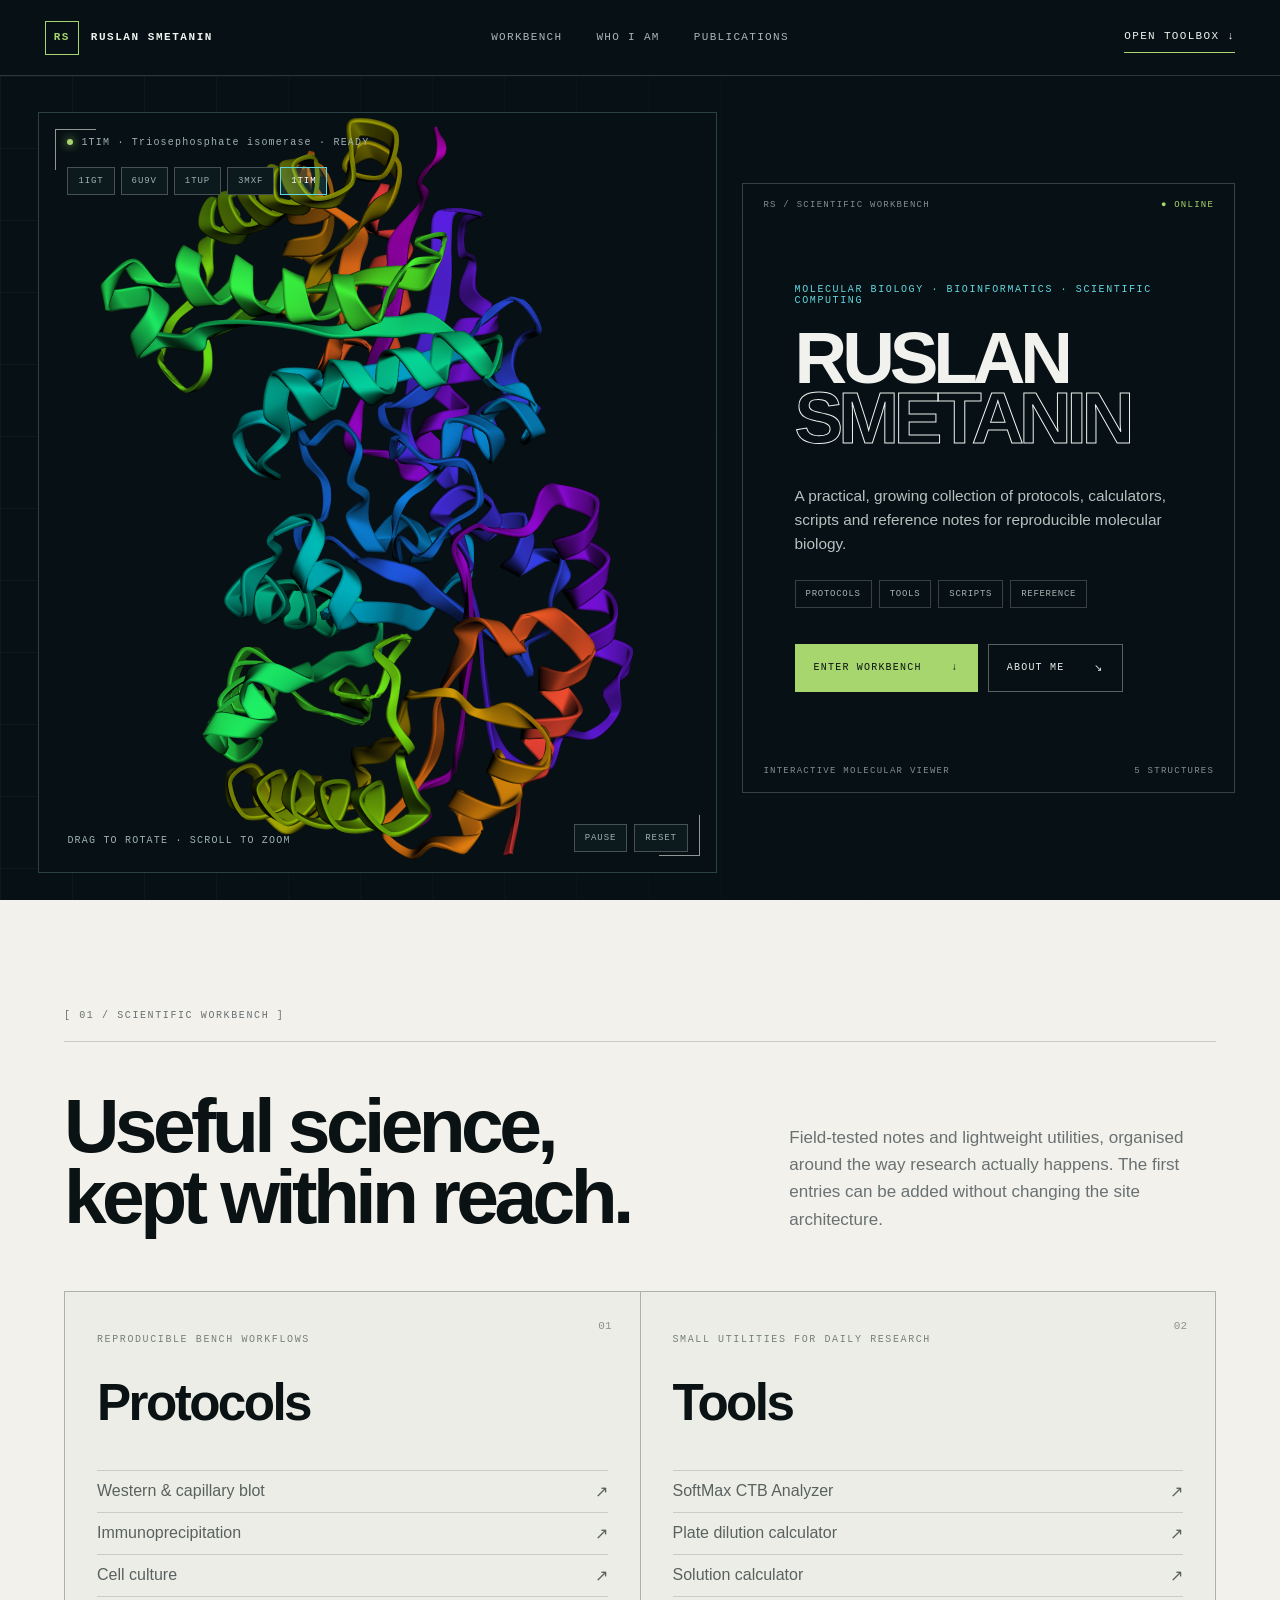
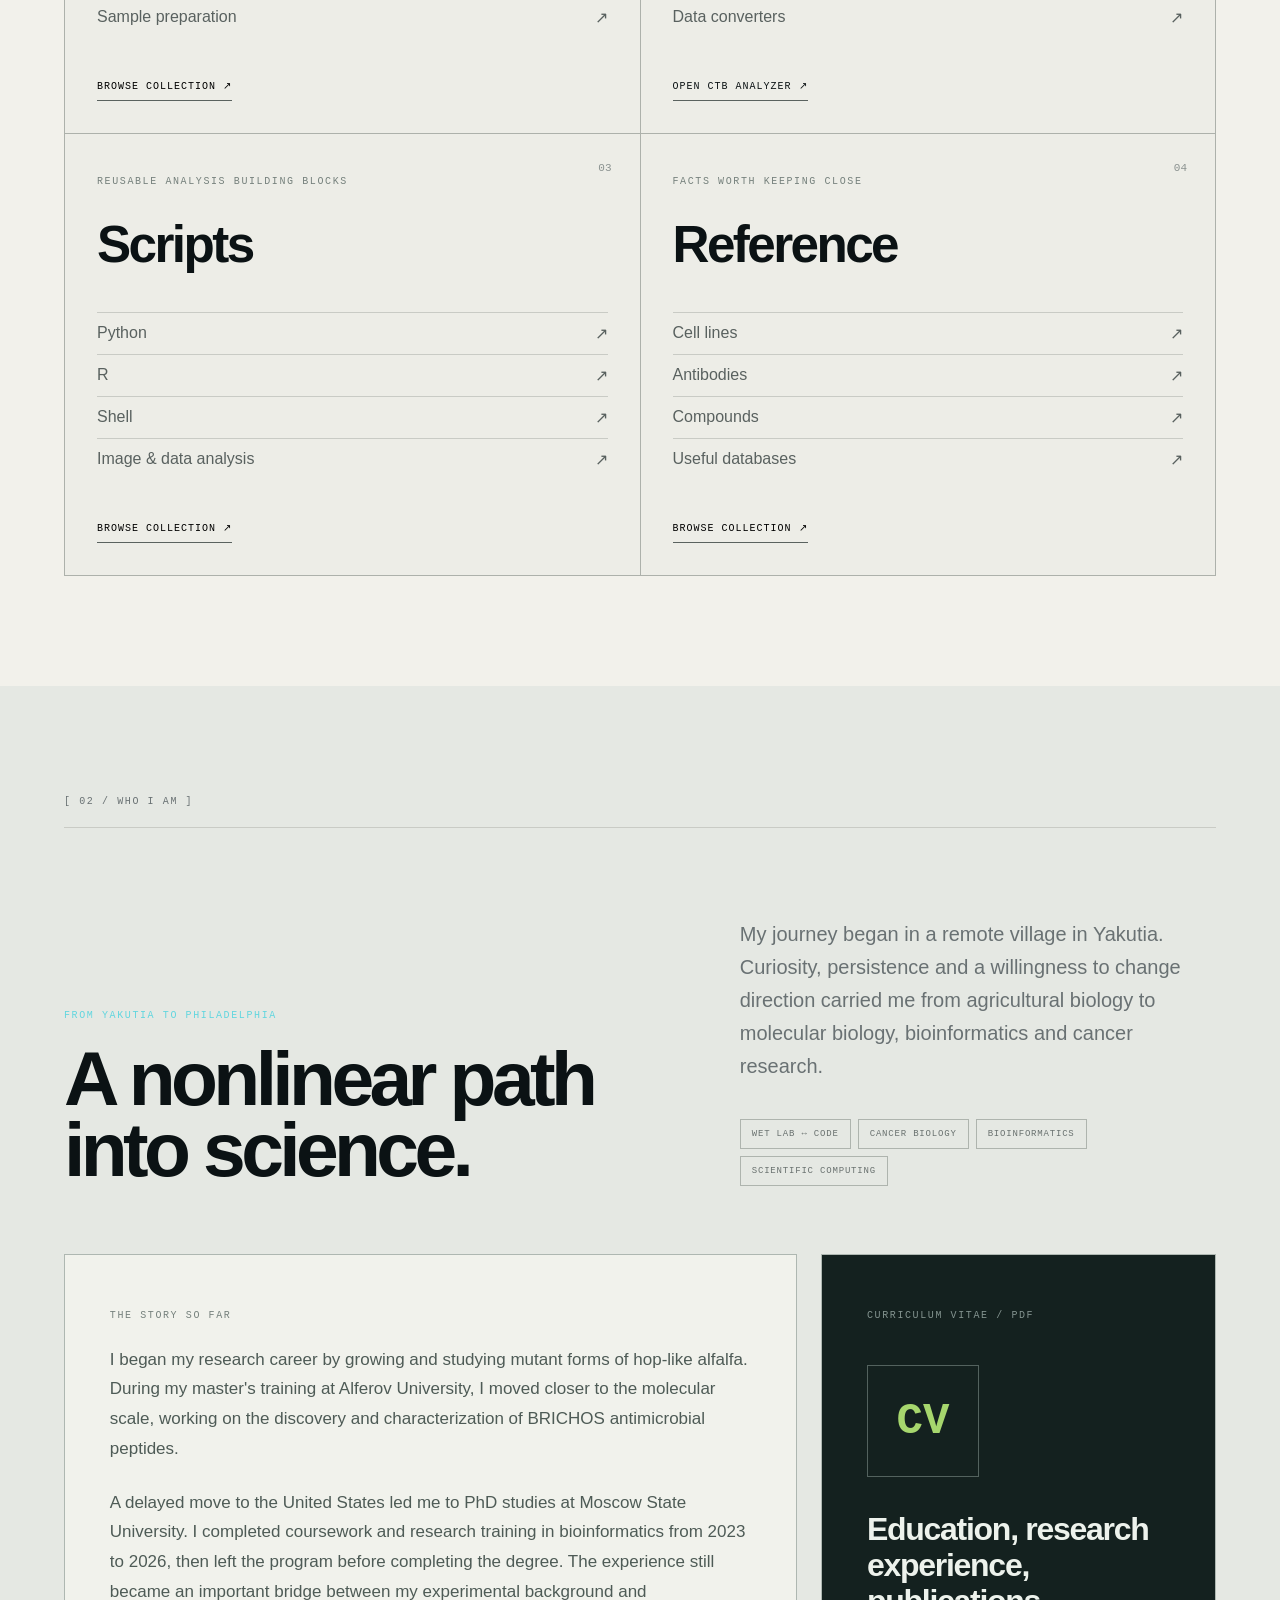
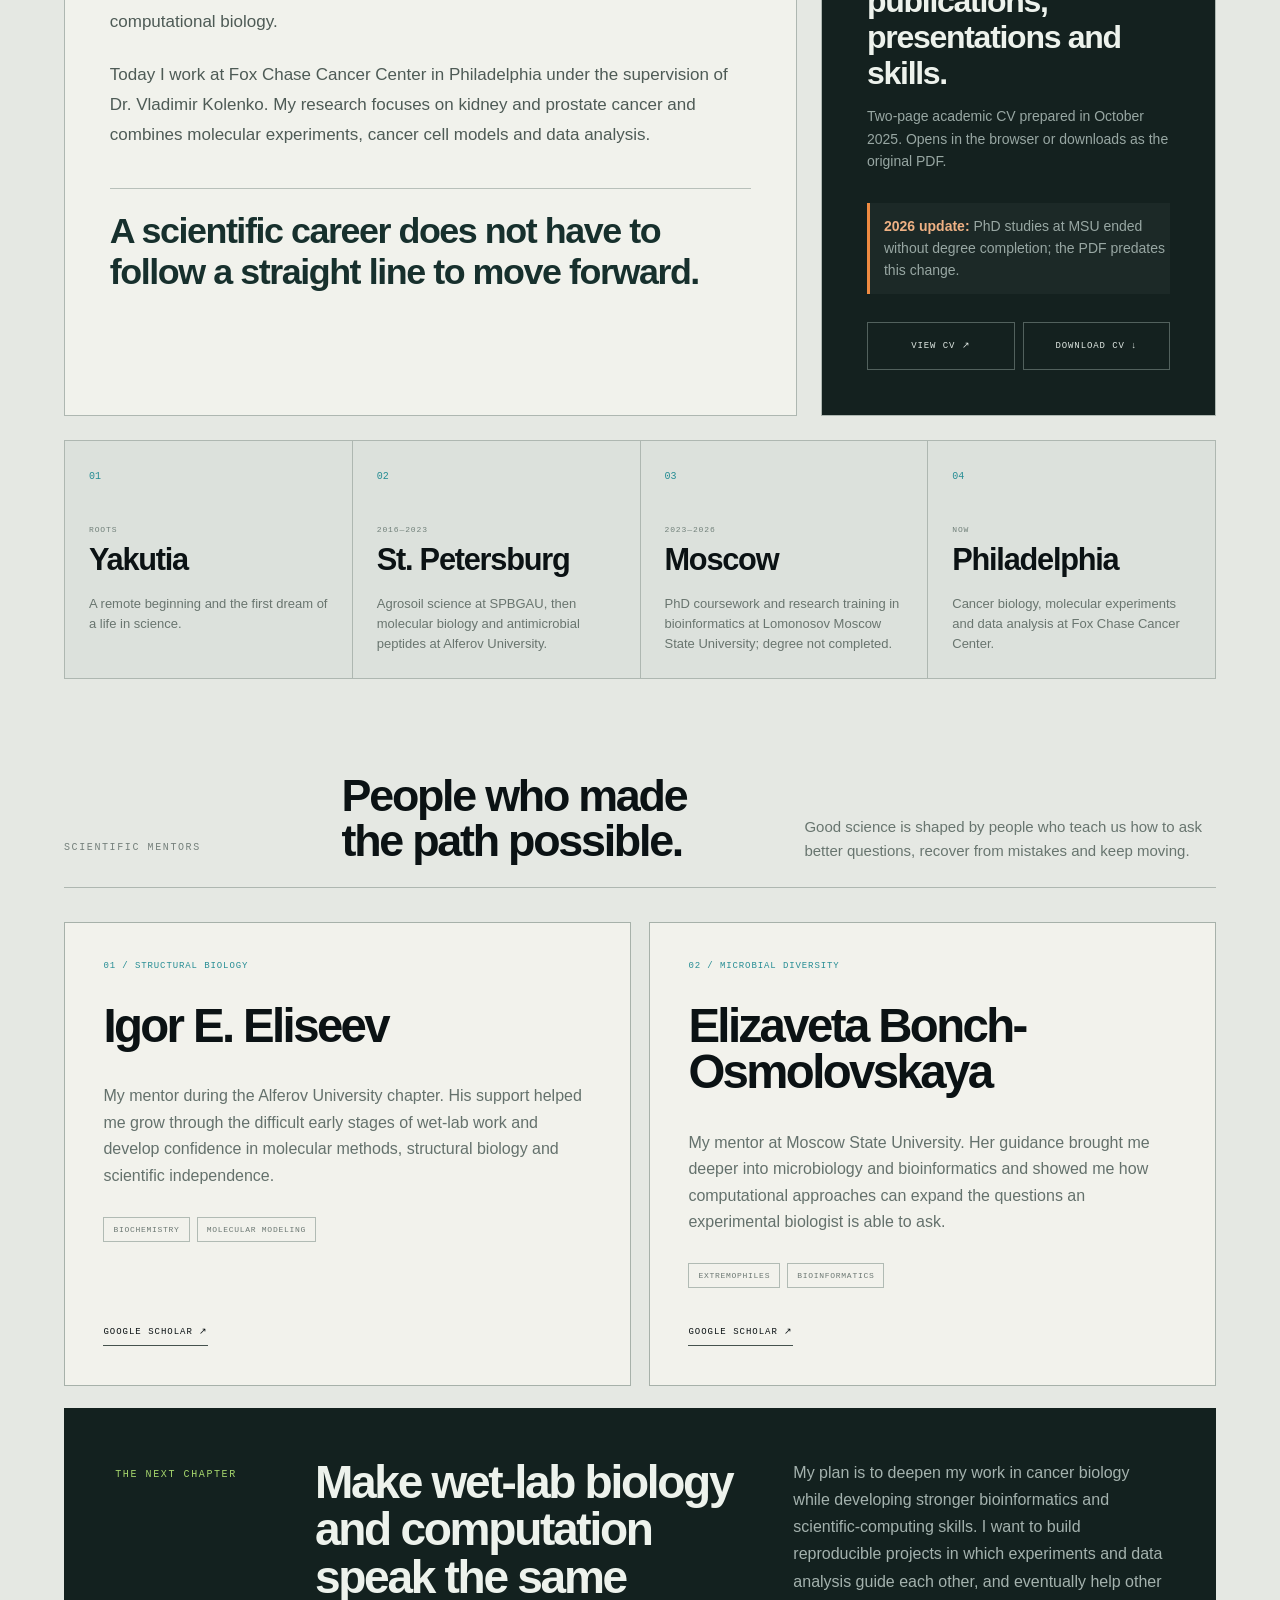
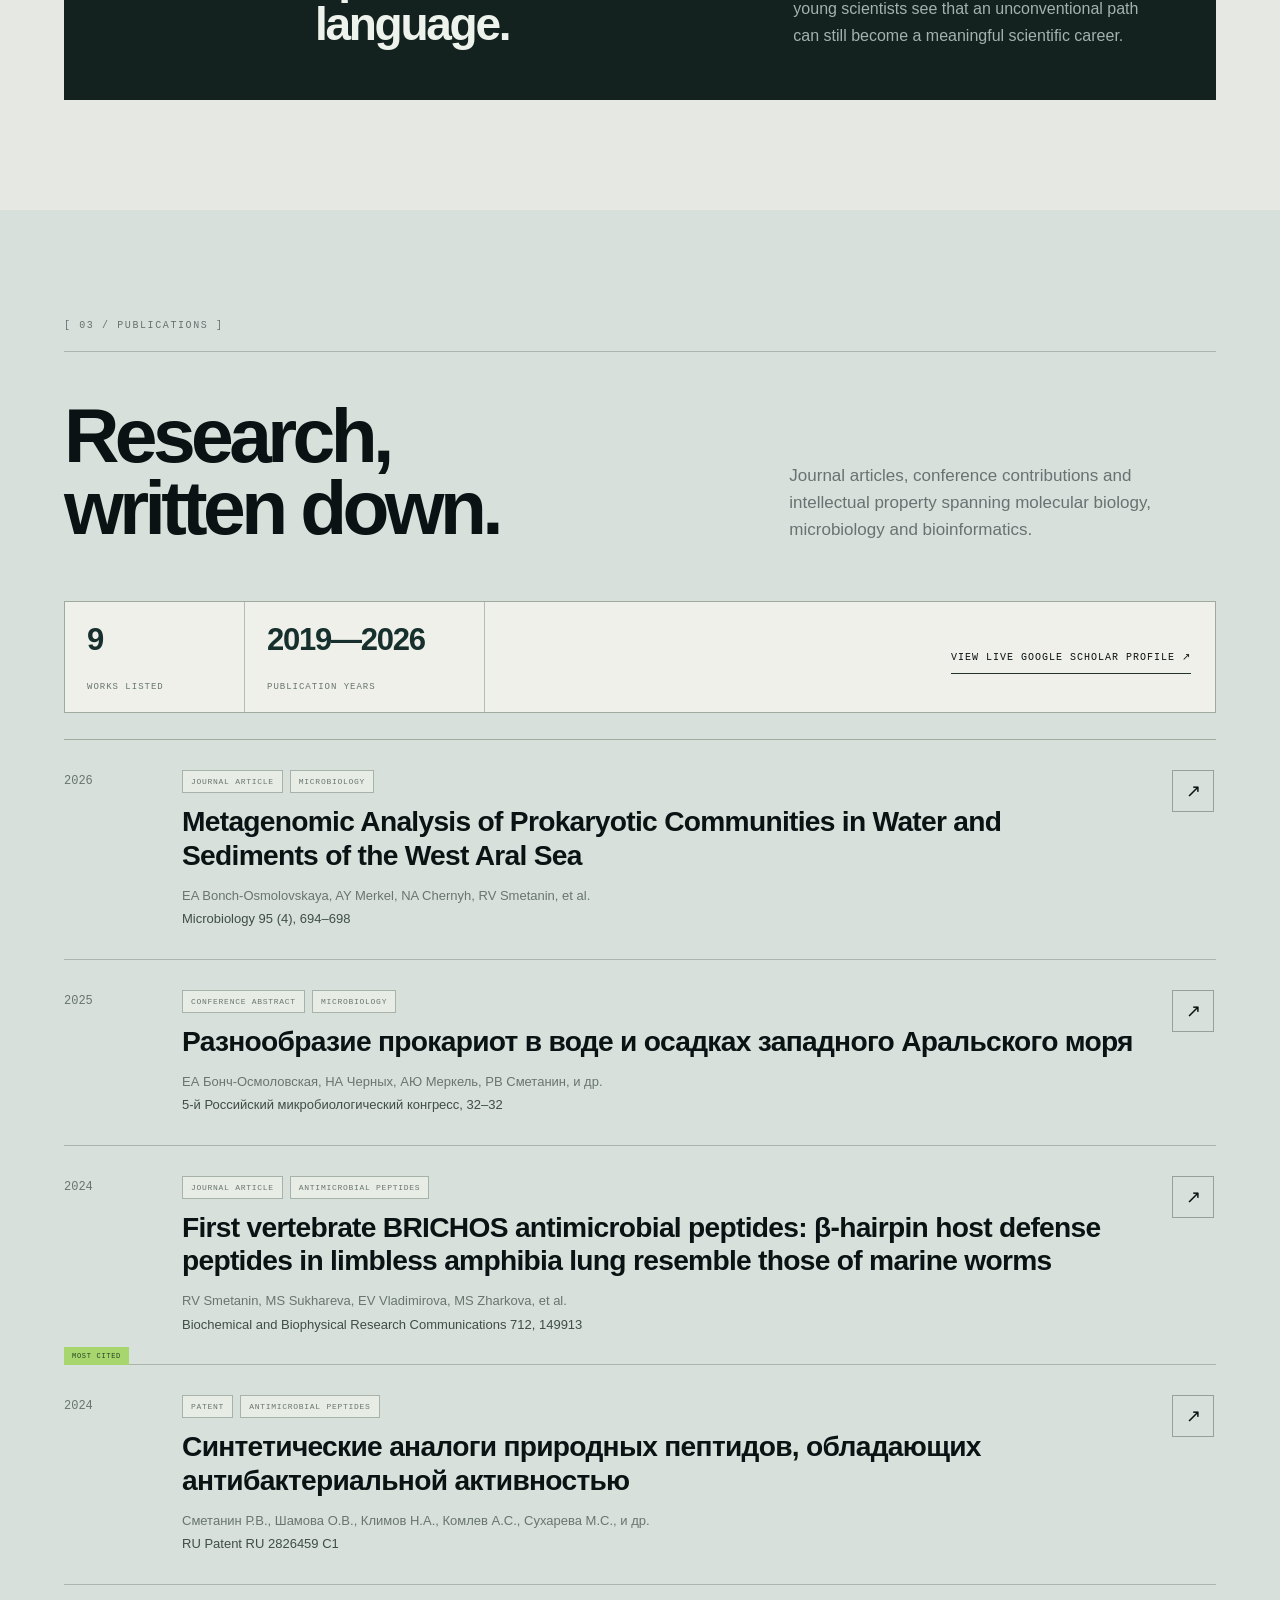
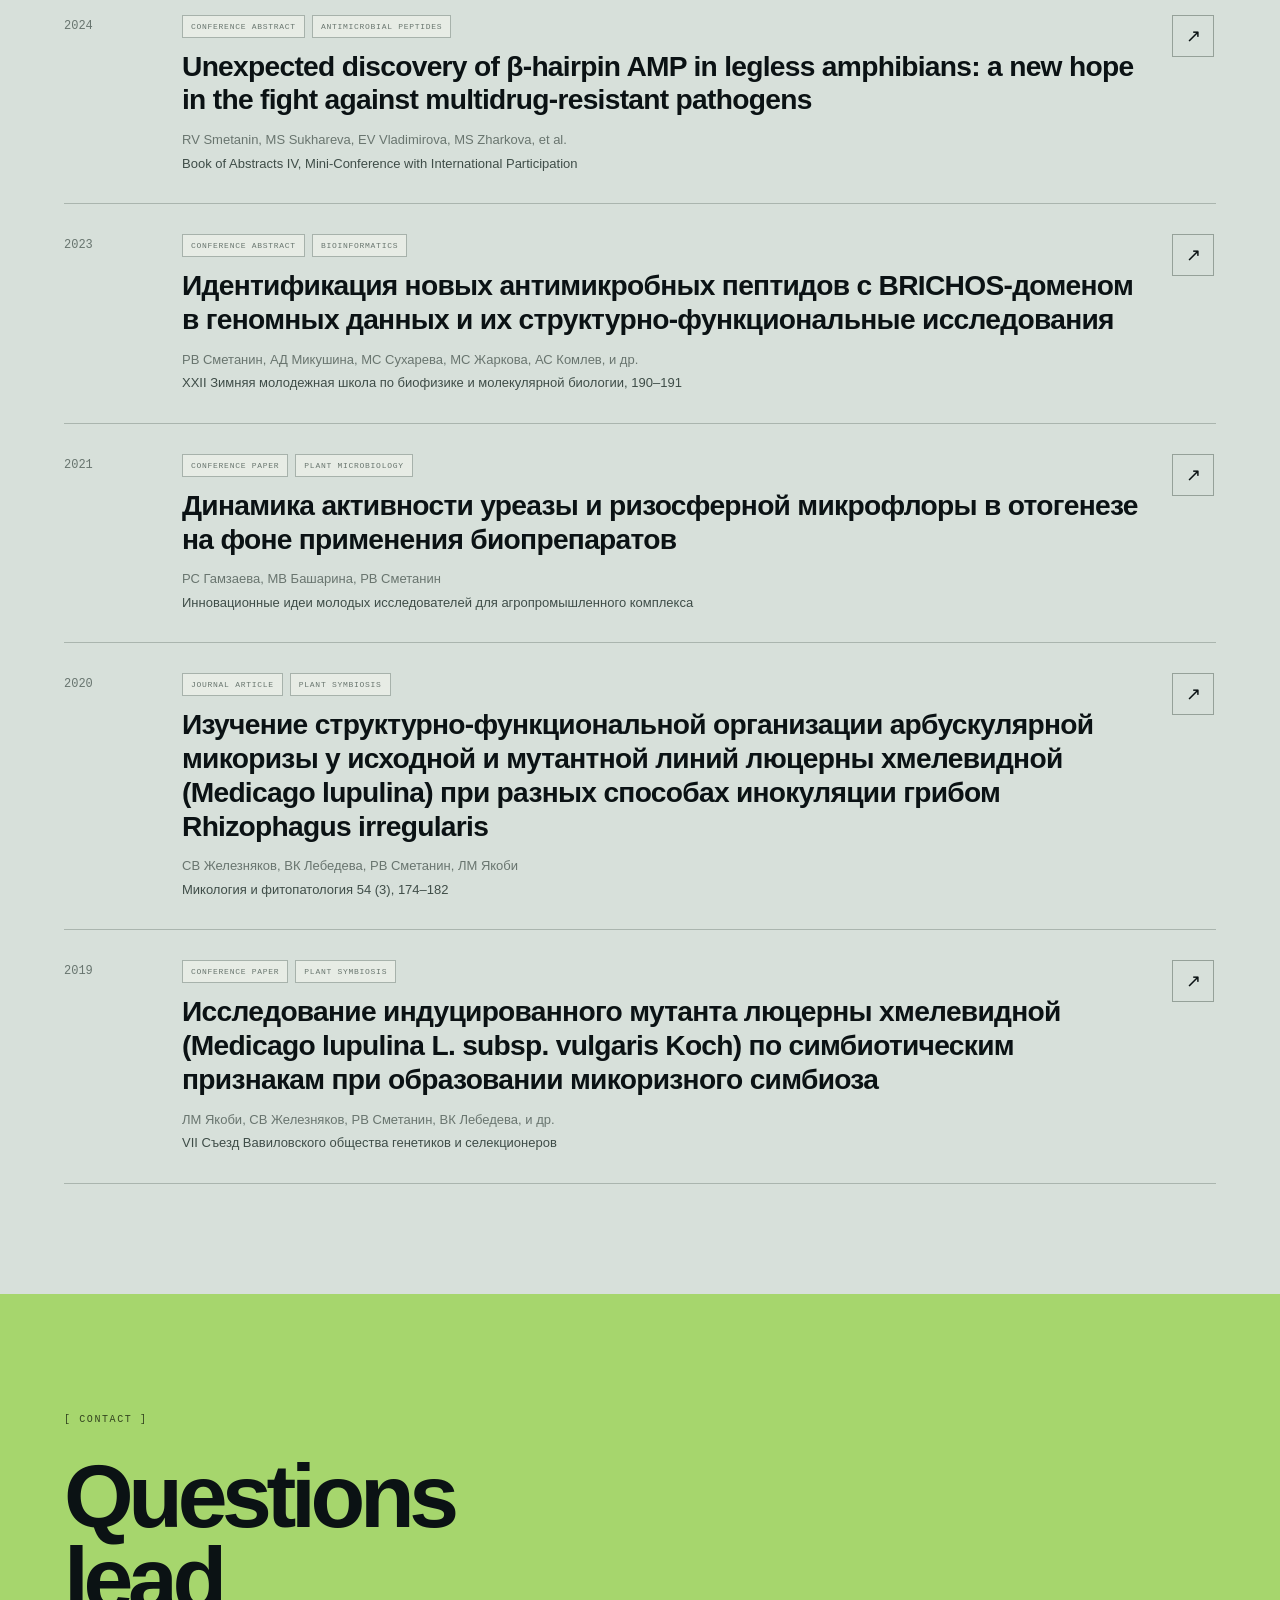
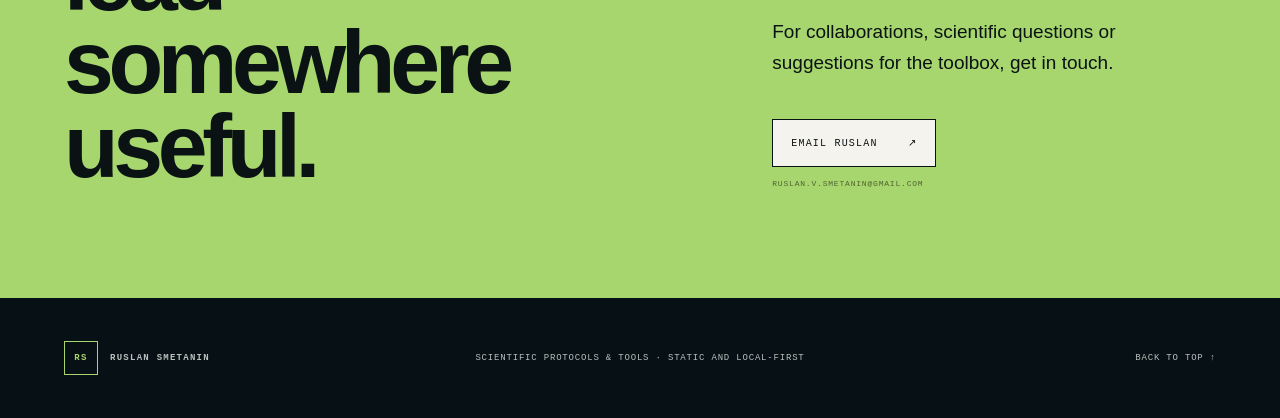
<file: index.html>
<!doctype html>
<html lang="en">
<head>
  <meta charset="utf-8">
  <meta name="viewport" content="width=device-width, initial-scale=1">
  <title>Ruslan Smetanin — Scientific Workbench</title>
  <meta name="description" content="Protocols, tools, scripts and reference notes for molecular biology and scientific computing.">
  <meta property="og:title" content="Ruslan Smetanin — Scientific Workbench">
  <meta property="og:description" content="Molecular biology · Bioinformatics · Scientific computing">
  <meta property="og:image" content="https://heskad.github.io/Ruslan.V.Smetanin.github.io/assets/images/og.png">
  <meta name="twitter:card" content="summary_large_image">
  <link rel="icon" href="assets/favicon.svg?v=2" type="image/svg+xml" sizes="any">
  <link rel="stylesheet" href="styles.css?v=7">
  <script defer src="assets/js/3Dmol-min.js"></script>
  <script defer src="app.js?v=3"></script>
</head>
<body>
<main>
  <header class="site-header">
    <a class="wordmark" href="#top" aria-label="Ruslan Smetanin home"><span>RS</span> RUSLAN SMETANIN</a>
    <nav aria-label="Main navigation"><a href="#workbench">Workbench</a><a href="#about">Who I am</a><a href="#publications">Publications</a></nav>
    <a class="nav-cta" href="#workbench">Open toolbox ↓</a>
  </header>

  <section class="hero" id="top">
    <div class="hero-grid" aria-hidden="true"></div>
    <div class="hero-molecule">
      <div class="molecule-shell">
        <div class="viewer-label"><span class="status-dot"></span><span id="viewer-status">LOADING STRUCTURE</span></div>
        <div id="molecule-viewer" class="molecule-viewer" aria-label="Interactive 3D molecular structure"></div>
        <div class="structure-switcher" aria-label="Choose molecular structure">
          <button type="button" data-structure="0" title="Immunoglobulin G">1IGT</button>
          <button type="button" data-structure="1" title="P2X7 receptor">6U9V</button>
          <button type="button" data-structure="2" title="p53 DNA-binding domain">1TUP</button>
          <button type="button" data-structure="3" title="BRD4 bromodomain">3MXF</button>
          <button type="button" data-structure="4" title="Triosephosphate isomerase">1TIM</button>
        </div>
        <div class="viewer-help">DRAG TO ROTATE · SCROLL TO ZOOM</div>
        <div class="viewer-tools"><button id="toggle-spin" type="button">PAUSE</button><button id="reset-view" type="button">RESET</button></div>
      </div>
    </div>
    <div class="console-panel">
      <div class="console-top"><span>RS / SCIENTIFIC WORKBENCH</span><span class="console-live">● ONLINE</span></div>
      <p class="eyebrow">Molecular biology · Bioinformatics · Scientific computing</p>
      <h1>RUSLAN<br><span>SMETANIN</span></h1>
      <p class="hero-copy">A practical, growing collection of protocols, calculators, scripts and reference notes for reproducible molecular biology.</p>
      <div class="tags"><span>Protocols</span><span>Tools</span><span>Scripts</span><span>Reference</span></div>
      <div class="hero-actions"><a class="button primary" href="#workbench">Enter workbench <span>↓</span></a><a class="button ghost" href="#about">About me <span>↘</span></a></div>
      <div class="console-bottom"><span>INTERACTIVE MOLECULAR VIEWER</span><span>5 STRUCTURES</span></div>
    </div>
  </section>

  <section class="workbench section" id="workbench">
    <div class="section-kicker">[ 01 / SCIENTIFIC WORKBENCH ]</div>
    <div class="section-heading"><h2>Useful science,<br>kept within reach.</h2><p>Field-tested notes and lightweight utilities, organised around the way research actually happens. The first entries can be added without changing the site architecture.</p></div>
    <div class="workbench-grid">
      <article id="protocols" class="workbench-card"><span class="card-number">01</span><p class="mono-label">Reproducible bench workflows</p><h3>Protocols</h3><ul><li>Western &amp; capillary blot<span>↗</span></li><li>Immunoprecipitation<span>↗</span></li><li>Cell culture<span>↗</span></li><li>Sample preparation<span>↗</span></li></ul><button type="button">Browse collection ↗</button></article>
      <article id="tools" class="workbench-card"><span class="card-number">02</span><p class="mono-label">Small utilities for daily research</p><h3>Tools</h3><ul><li><a href="ctb-assay.html">SoftMax CTB Analyzer</a><span>↗</span></li><li><a href="ctb-dose-calculator.html">Plate dilution calculator</a><span>↗</span></li><li>Solution calculator<span>↗</span></li><li>Data converters<span>↗</span></li></ul><a class="card-link" href="ctb-assay.html">Open CTB Analyzer ↗</a></article>
      <article id="scripts" class="workbench-card"><span class="card-number">03</span><p class="mono-label">Reusable analysis building blocks</p><h3>Scripts</h3><ul><li>Python<span>↗</span></li><li>R<span>↗</span></li><li>Shell<span>↗</span></li><li>Image &amp; data analysis<span>↗</span></li></ul><button type="button">Browse collection ↗</button></article>
      <article id="reference" class="workbench-card"><span class="card-number">04</span><p class="mono-label">Facts worth keeping close</p><h3>Reference</h3><ul><li>Cell lines<span>↗</span></li><li>Antibodies<span>↗</span></li><li>Compounds<span>↗</span></li><li>Useful databases<span>↗</span></li></ul><button type="button">Browse collection ↗</button></article>
    </div>
  </section>

  <section class="about section" id="about">
    <div class="section-kicker">[ 02 / WHO I AM ]</div>
    <div class="about-grid">
      <div><p class="eyebrow">From Yakutia to Philadelphia</p><h2>A nonlinear path<br>into science.</h2></div>
      <div class="about-copy"><p class="about-lead">My journey began in a remote village in Yakutia. Curiosity, persistence and a willingness to change direction carried me from agricultural biology to molecular biology, bioinformatics and cancer research.</p><div class="about-facts"><span>WET LAB ↔ CODE</span><span>CANCER BIOLOGY</span><span>BIOINFORMATICS</span><span>SCIENTIFIC COMPUTING</span></div></div>
    </div>

    <div class="about-story-grid">
      <article class="about-narrative">
        <p class="mono-label">THE STORY SO FAR</p>
        <p>I began my research career by growing and studying mutant forms of hop-like alfalfa. During my master's training at Alferov University, I moved closer to the molecular scale, working on the discovery and characterization of BRICHOS antimicrobial peptides.</p>
        <p>A delayed move to the United States led me to PhD studies at Moscow State University. I completed coursework and research training in bioinformatics from 2023 to 2026, then left the program before completing the degree. The experience still became an important bridge between my experimental background and computational biology.</p>
        <p>Today I work at Fox Chase Cancer Center in Philadelphia under the supervision of Dr. Vladimir Kolenko. My research focuses on kidney and prostate cancer and combines molecular experiments, cancer cell models and data analysis.</p>
        <blockquote>A scientific career does not have to follow a straight line to move forward.</blockquote>
      </article>
      <aside class="cv-card">
        <p class="mono-label">CURRICULUM VITAE / PDF</p>
        <span class="cv-mark">CV</span>
        <h3>Education, research experience, publications, presentations and skills.</h3>
        <p>Two-page academic CV prepared in October 2025. Opens in the browser or downloads as the original PDF.</p>
        <p class="cv-note"><strong>2026 update:</strong> PhD studies at MSU ended without degree completion; the PDF predates this change.</p>
        <div class="cv-actions"><a href="assets/downloads/Ruslan-V-Smetanin-CV.pdf" target="_blank" rel="noopener noreferrer">View CV ↗</a><a href="assets/downloads/Ruslan-V-Smetanin-CV.pdf" download>Download CV ↓</a></div>
      </aside>
    </div>

    <div class="journey-grid" aria-label="Scientific journey">
      <article><span>01</span><p>ROOTS</p><h3>Yakutia</h3><small>A remote beginning and the first dream of a life in science.</small></article>
      <article><span>02</span><p>2016—2023</p><h3>St. Petersburg</h3><small>Agrosoil science at SPBGAU, then molecular biology and antimicrobial peptides at Alferov University.</small></article>
      <article><span>03</span><p>2023—2026</p><h3>Moscow</h3><small>PhD coursework and research training in bioinformatics at Lomonosov Moscow State University; degree not completed.</small></article>
      <article><span>04</span><p>NOW</p><h3>Philadelphia</h3><small>Cancer biology, molecular experiments and data analysis at Fox Chase Cancer Center.</small></article>
    </div>

    <div class="mentors-heading"><p class="mono-label">SCIENTIFIC MENTORS</p><h3>People who made the path possible.</h3><p>Good science is shaped by people who teach us how to ask better questions, recover from mistakes and keep moving.</p></div>
    <div class="mentor-grid">
      <article class="mentor-card"><span>01 / STRUCTURAL BIOLOGY</span><h3>Igor E. Eliseev</h3><p>My mentor during the Alferov University chapter. His support helped me grow through the difficult early stages of wet-lab work and develop confidence in molecular methods, structural biology and scientific independence.</p><div class="mentor-tags"><span>BIOCHEMISTRY</span><span>MOLECULAR MODELING</span></div><a href="https://scholar.google.com/citations?user=eYj9mhcAAAAJ&amp;hl=en" target="_blank" rel="noopener noreferrer">Google Scholar ↗</a></article>
      <article class="mentor-card"><span>02 / MICROBIAL DIVERSITY</span><h3>Elizaveta Bonch-Osmolovskaya</h3><p>My mentor at Moscow State University. Her guidance brought me deeper into microbiology and bioinformatics and showed me how computational approaches can expand the questions an experimental biologist is able to ask.</p><div class="mentor-tags"><span>EXTREMOPHILES</span><span>BIOINFORMATICS</span></div><a href="https://scholar.google.com/citations?user=kBTH_mMAAAAJ&amp;hl=en" target="_blank" rel="noopener noreferrer">Google Scholar ↗</a></article>
    </div>

    <div class="next-chapter"><p class="mono-label">THE NEXT CHAPTER</p><h3>Make wet-lab biology and computation speak the same language.</h3><p>My plan is to deepen my work in cancer biology while developing stronger bioinformatics and scientific-computing skills. I want to build reproducible projects in which experiments and data analysis guide each other, and eventually help other young scientists see that an unconventional path can still become a meaningful scientific career.</p></div>
  </section>

  <section class="publications section" id="publications">
    <div class="section-kicker">[ 03 / PUBLICATIONS ]</div>
    <div class="section-heading"><h2>Research,<br>written down.</h2><p>Journal articles, conference contributions and intellectual property spanning molecular biology, microbiology and bioinformatics.</p></div>
    <div class="scholar-strip">
      <div><strong>9</strong><span>WORKS LISTED</span></div>
      <div><strong>2019—2026</strong><span>PUBLICATION YEARS</span></div>
      <a href="https://scholar.google.com/citations?user=rgNHpKkAAAAJ&amp;hl=en" target="_blank" rel="noopener noreferrer">View live Google Scholar profile ↗</a>
    </div>
    <div class="publication-list">
      <article class="publication-item">
        <div class="publication-year">2026</div>
        <div><p class="publication-meta"><span>Journal article</span><span>Microbiology</span></p><h3><a href="https://scholar.google.com/citations?view_op=view_citation&amp;hl=en&amp;user=rgNHpKkAAAAJ&amp;citation_for_view=rgNHpKkAAAAJ:W7OEmFMy1HYC" target="_blank" rel="noopener noreferrer">Metagenomic Analysis of Prokaryotic Communities in Water and Sediments of the West Aral Sea</a></h3><p class="publication-authors">EA Bonch-Osmolovskaya, AY Merkel, NA Chernyh, RV Smetanin, et al.</p><p class="publication-venue">Microbiology 95 (4), 694–698</p></div>
        <a class="publication-arrow" href="https://scholar.google.com/citations?view_op=view_citation&amp;hl=en&amp;user=rgNHpKkAAAAJ&amp;citation_for_view=rgNHpKkAAAAJ:W7OEmFMy1HYC" target="_blank" rel="noopener noreferrer" aria-label="Open publication in Google Scholar">↗</a>
      </article>
      <article class="publication-item">
        <div class="publication-year">2025</div>
        <div><p class="publication-meta"><span>Conference abstract</span><span>Microbiology</span></p><h3><a href="https://scholar.google.com/citations?view_op=view_citation&amp;hl=en&amp;user=rgNHpKkAAAAJ&amp;citation_for_view=rgNHpKkAAAAJ:Tyk-4Ss8FVUC" target="_blank" rel="noopener noreferrer">Разнообразие прокариот в воде и осадках западного Аральского моря</a></h3><p class="publication-authors">ЕА Бонч-Осмоловская, НА Черных, АЮ Меркель, РВ Сметанин, и др.</p><p class="publication-venue">5-й Российский микробиологический конгресс, 32–32</p></div>
        <a class="publication-arrow" href="https://scholar.google.com/citations?view_op=view_citation&amp;hl=en&amp;user=rgNHpKkAAAAJ&amp;citation_for_view=rgNHpKkAAAAJ:Tyk-4Ss8FVUC" target="_blank" rel="noopener noreferrer" aria-label="Open publication in Google Scholar">↗</a>
      </article>
      <article class="publication-item featured-publication">
        <div class="publication-year">2024</div>
        <div><p class="publication-meta"><span>Journal article</span><span>Antimicrobial peptides</span></p><h3><a href="https://scholar.google.com/citations?view_op=view_citation&amp;hl=en&amp;user=rgNHpKkAAAAJ&amp;citation_for_view=rgNHpKkAAAAJ:qjMakFHDy7sC" target="_blank" rel="noopener noreferrer">First vertebrate BRICHOS antimicrobial peptides: β-hairpin host defense peptides in limbless amphibia lung resemble those of marine worms</a></h3><p class="publication-authors">RV Smetanin, MS Sukhareva, EV Vladimirova, MS Zharkova, et al.</p><p class="publication-venue">Biochemical and Biophysical Research Communications 712, 149913</p></div>
        <a class="publication-arrow" href="https://scholar.google.com/citations?view_op=view_citation&amp;hl=en&amp;user=rgNHpKkAAAAJ&amp;citation_for_view=rgNHpKkAAAAJ:qjMakFHDy7sC" target="_blank" rel="noopener noreferrer" aria-label="Open publication in Google Scholar">↗</a>
      </article>
      <article class="publication-item">
        <div class="publication-year">2024</div>
        <div><p class="publication-meta"><span>Patent</span><span>Antimicrobial peptides</span></p><h3><a href="https://scholar.google.com/citations?view_op=view_citation&amp;hl=en&amp;user=rgNHpKkAAAAJ&amp;citation_for_view=rgNHpKkAAAAJ:UeHWp8X0CEIC" target="_blank" rel="noopener noreferrer">Синтетические аналоги природных пептидов, обладающих антибактериальной активностью</a></h3><p class="publication-authors">Сметанин Р.В., Шамова О.В., Климов Н.А., Комлев А.С., Сухарева М.С., и др.</p><p class="publication-venue">RU Patent RU 2826459 C1</p></div>
        <a class="publication-arrow" href="https://scholar.google.com/citations?view_op=view_citation&amp;hl=en&amp;user=rgNHpKkAAAAJ&amp;citation_for_view=rgNHpKkAAAAJ:UeHWp8X0CEIC" target="_blank" rel="noopener noreferrer" aria-label="Open publication in Google Scholar">↗</a>
      </article>
      <article class="publication-item">
        <div class="publication-year">2024</div>
        <div><p class="publication-meta"><span>Conference abstract</span><span>Antimicrobial peptides</span></p><h3><a href="https://scholar.google.com/citations?view_op=view_citation&amp;hl=en&amp;user=rgNHpKkAAAAJ&amp;citation_for_view=rgNHpKkAAAAJ:IjCSPb-OGe4C" target="_blank" rel="noopener noreferrer">Unexpected discovery of β-hairpin AMP in legless amphibians: a new hope in the fight against multidrug-resistant pathogens</a></h3><p class="publication-authors">RV Smetanin, MS Sukhareva, EV Vladimirova, MS Zharkova, et al.</p><p class="publication-venue">Book of Abstracts IV, Mini-Conference with International Participation</p></div>
        <a class="publication-arrow" href="https://scholar.google.com/citations?view_op=view_citation&amp;hl=en&amp;user=rgNHpKkAAAAJ&amp;citation_for_view=rgNHpKkAAAAJ:IjCSPb-OGe4C" target="_blank" rel="noopener noreferrer" aria-label="Open publication in Google Scholar">↗</a>
      </article>
      <article class="publication-item">
        <div class="publication-year">2023</div>
        <div><p class="publication-meta"><span>Conference abstract</span><span>Bioinformatics</span></p><h3><a href="https://scholar.google.com/citations?view_op=view_citation&amp;hl=en&amp;user=rgNHpKkAAAAJ&amp;citation_for_view=rgNHpKkAAAAJ:2osOgNQ5qMEC" target="_blank" rel="noopener noreferrer">Идентификация новых антимикробных пептидов с BRICHOS-доменом в геномных данных и их структурно-функциональные исследования</a></h3><p class="publication-authors">РВ Сметанин, АД Микушина, МС Сухарева, МС Жаркова, АС Комлев, и др.</p><p class="publication-venue">XXII Зимняя молодежная школа по биофизике и молекулярной биологии, 190–191</p></div>
        <a class="publication-arrow" href="https://scholar.google.com/citations?view_op=view_citation&amp;hl=en&amp;user=rgNHpKkAAAAJ&amp;citation_for_view=rgNHpKkAAAAJ:2osOgNQ5qMEC" target="_blank" rel="noopener noreferrer" aria-label="Open publication in Google Scholar">↗</a>
      </article>
      <article class="publication-item">
        <div class="publication-year">2021</div>
        <div><p class="publication-meta"><span>Conference paper</span><span>Plant microbiology</span></p><h3><a href="https://scholar.google.com/citations?view_op=view_citation&amp;hl=en&amp;user=rgNHpKkAAAAJ&amp;citation_for_view=rgNHpKkAAAAJ:9yKSN-GCB0IC" target="_blank" rel="noopener noreferrer">Динамика активности уреазы и ризосферной микрофлоры в отогенезе на фоне применения биопрепаратов</a></h3><p class="publication-authors">РС Гамзаева, МВ Башарина, РВ Сметанин</p><p class="publication-venue">Инновационные идеи молодых исследователей для агропромышленного комплекса</p></div>
        <a class="publication-arrow" href="https://scholar.google.com/citations?view_op=view_citation&amp;hl=en&amp;user=rgNHpKkAAAAJ&amp;citation_for_view=rgNHpKkAAAAJ:9yKSN-GCB0IC" target="_blank" rel="noopener noreferrer" aria-label="Open publication in Google Scholar">↗</a>
      </article>
      <article class="publication-item">
        <div class="publication-year">2020</div>
        <div><p class="publication-meta"><span>Journal article</span><span>Plant symbiosis</span></p><h3><a href="https://scholar.google.com/citations?view_op=view_citation&amp;hl=en&amp;user=rgNHpKkAAAAJ&amp;citation_for_view=rgNHpKkAAAAJ:d1gkVwhDpl0C" target="_blank" rel="noopener noreferrer">Изучение структурно-функциональной организации арбускулярной микоризы у исходной и мутантной линий люцерны хмелевидной (Medicago lupulina) при разных способах инокуляции грибом Rhizophagus irregularis</a></h3><p class="publication-authors">СВ Железняков, ВК Лебедева, РВ Сметанин, ЛМ Якоби</p><p class="publication-venue">Микология и фитопатология 54 (3), 174–182</p></div>
        <a class="publication-arrow" href="https://scholar.google.com/citations?view_op=view_citation&amp;hl=en&amp;user=rgNHpKkAAAAJ&amp;citation_for_view=rgNHpKkAAAAJ:d1gkVwhDpl0C" target="_blank" rel="noopener noreferrer" aria-label="Open publication in Google Scholar">↗</a>
      </article>
      <article class="publication-item">
        <div class="publication-year">2019</div>
        <div><p class="publication-meta"><span>Conference paper</span><span>Plant symbiosis</span></p><h3><a href="https://scholar.google.com/citations?view_op=view_citation&amp;hl=en&amp;user=rgNHpKkAAAAJ&amp;citation_for_view=rgNHpKkAAAAJ:u-x6o8ySG0sC" target="_blank" rel="noopener noreferrer">Исследование индуцированного мутанта люцерны хмелевидной (Medicago lupulina L. subsp. vulgaris Koch) по симбиотическим признакам при образовании микоризного симбиоза</a></h3><p class="publication-authors">ЛМ Якоби, СВ Железняков, РВ Сметанин, ВК Лебедева, и др.</p><p class="publication-venue">VII Съезд Вавиловского общества генетиков и селекционеров</p></div>
        <a class="publication-arrow" href="https://scholar.google.com/citations?view_op=view_citation&amp;hl=en&amp;user=rgNHpKkAAAAJ&amp;citation_for_view=rgNHpKkAAAAJ:u-x6o8ySG0sC" target="_blank" rel="noopener noreferrer" aria-label="Open publication in Google Scholar">↗</a>
      </article>
    </div>
  </section>

  <section class="contact section"><div><p class="section-kicker">[ CONTACT ]</p><h2>Questions lead<br>somewhere useful.</h2></div><div><p>For collaborations, scientific questions or suggestions for the toolbox, get in touch.</p><a class="button light" href="mailto:ruslan.v.smetanin@gmail.com">Email Ruslan <span>↗</span></a><small>RUSLAN.V.SMETANIN@GMAIL.COM</small></div></section>
  <footer><a class="wordmark" href="#top"><span>RS</span> RUSLAN SMETANIN</a><p>Scientific protocols &amp; tools · Static and local-first</p><a href="#top">Back to top ↑</a></footer>
</main>
</body>
</html>
</file>
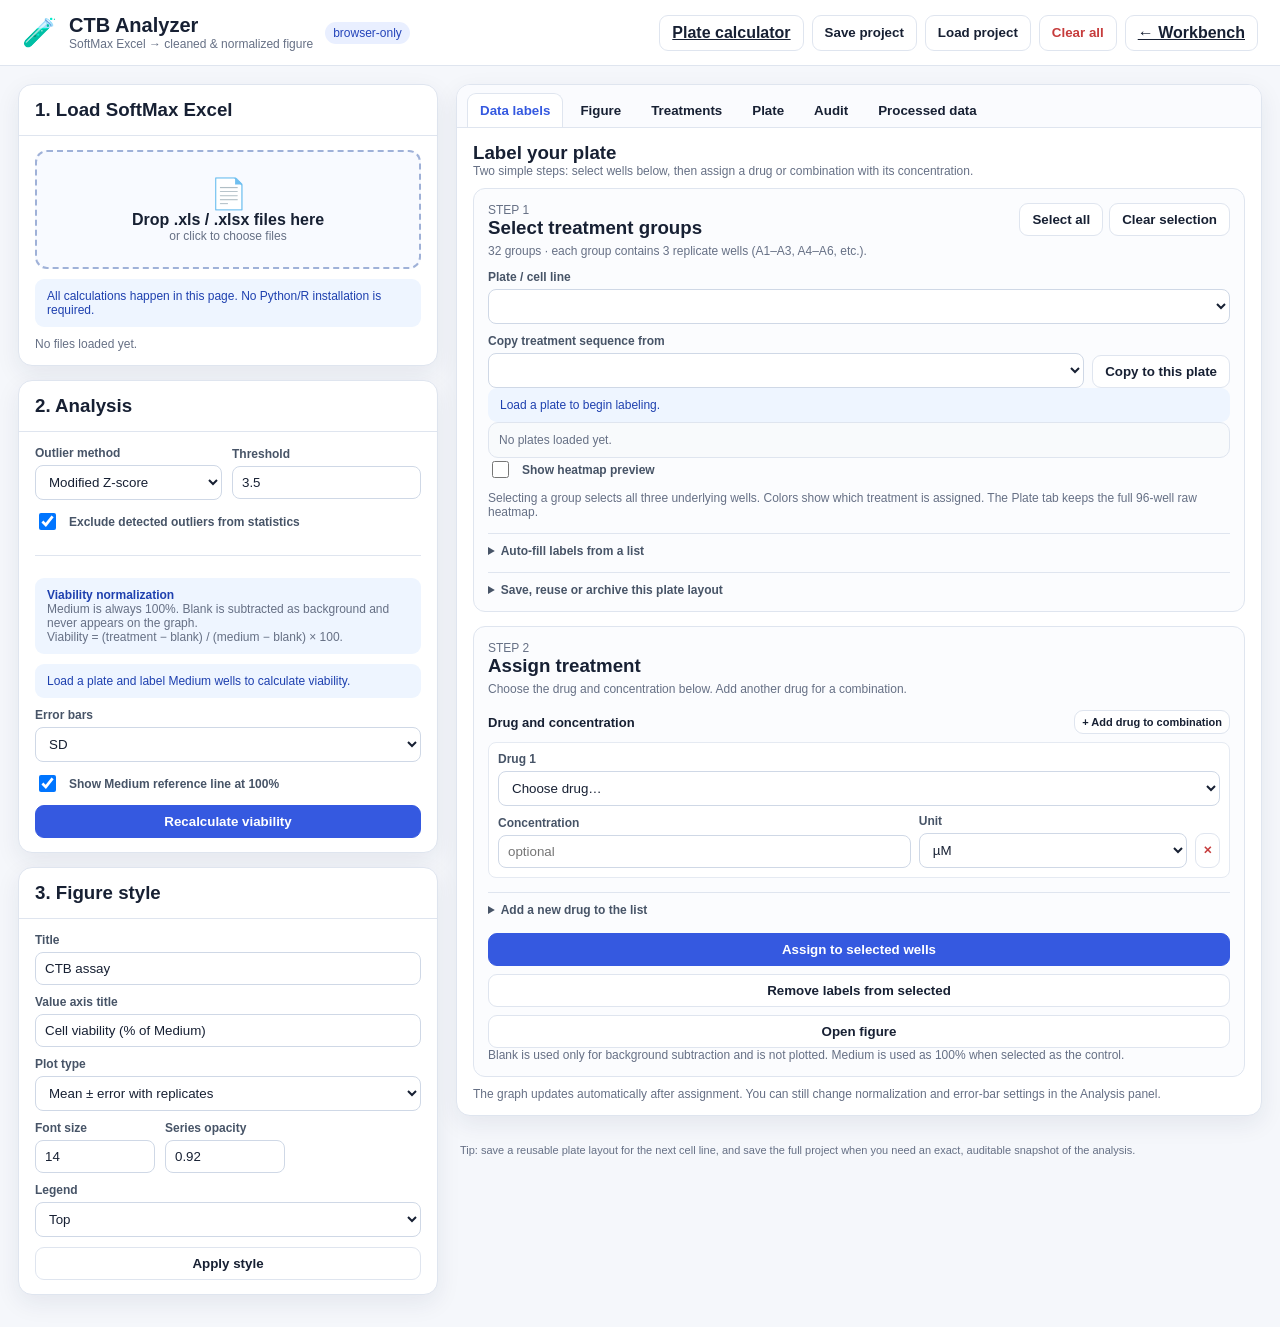
<file: ctb-assay.html>
<!doctype html>
<html lang="en">
<head>
<meta charset="utf-8">
<meta name="viewport" content="width=device-width, initial-scale=1">
<title>CTB Analyzer — Ruslan Smetanin</title>
<meta name="description" content="Analyze SoftMax CellTiter-Blue Excel files, normalize results, inspect outliers and export publication-ready figures.">
<link rel="icon" href="assets/favicon.svg?v=2" type="image/svg+xml" sizes="any">
<script src="assets/js/xlsx.full.min.js"></script>
<script src="assets/js/plotly-3.6.0.min.js" charset="utf-8"></script>
<style>
:root{
  --bg:#f5f7fb; --panel:#ffffff; --line:#dfe5ef; --text:#172033; --muted:#667085;
  --primary:#3559e0; --primary2:#2746bf; --danger:#c63c3c; --ok:#15803d; --warn:#b45309;
  --shadow:0 8px 24px rgba(26,39,74,.08); --radius:14px;
}
*{box-sizing:border-box}
body{margin:0;font-family:Inter,Segoe UI,Arial,sans-serif;background:var(--bg);color:var(--text)}
header{position:sticky;top:0;z-index:20;background:rgba(255,255,255,.95);backdrop-filter:blur(8px);border-bottom:1px solid var(--line);padding:14px 22px;display:flex;gap:18px;align-items:center;justify-content:space-between}
.brand{display:flex;align-items:center;gap:12px}.brand h1{font-size:20px;margin:0}.badge{font-size:12px;background:#e9efff;color:#2444ba;padding:4px 8px;border-radius:999px}
.actions{display:flex;gap:8px;flex-wrap:wrap}
button,.btn{border:1px solid var(--line);background:#fff;color:var(--text);padding:8px 12px;border-radius:9px;cursor:pointer;font-weight:600}
button:hover,.btn:hover{background:#f3f6fb}.primary{background:var(--primary);border-color:var(--primary);color:#fff}.primary:hover{background:var(--primary2)}
.danger{color:var(--danger)}
main{padding:18px;max-width:1700px;margin:0 auto}
.grid{display:grid;grid-template-columns:minmax(300px,420px) minmax(0,1fr);gap:18px;align-items:start}.grid>*{min-width:0}
@media(max-width:1100px){.grid{grid-template-columns:minmax(0,1fr)}}
.panel{background:var(--panel);border:1px solid var(--line);border-radius:var(--radius);box-shadow:var(--shadow);overflow:hidden;margin-bottom:14px}
.panel h2,.panel h3{margin:0}.panel-head{padding:14px 16px;border-bottom:1px solid var(--line);display:flex;justify-content:space-between;align-items:center;gap:12px}.panel-body{padding:14px 16px}
.small{font-size:12px;color:var(--muted)} .muted{color:var(--muted)}
.drop{border:2px dashed #9fb1d8;border-radius:12px;padding:24px;text-align:center;background:#f8faff;transition:.15s}.drop.drag{border-color:var(--primary);background:#edf2ff}.drop input{display:none}
.row{display:flex;gap:10px;align-items:center;flex-wrap:wrap}.grow{flex:1}.stack{display:flex;flex-direction:column;gap:10px}
label{font-size:12px;color:#475467;font-weight:600}.field{display:flex;flex-direction:column;gap:5px;min-width:120px}
input[type=text],input[type=number],input[type=url],select,textarea{width:100%;border:1px solid #cfd8e6;border-radius:8px;padding:8px 9px;background:#fff;color:var(--text)}
input[type=color]{width:42px;height:34px;border:none;background:transparent;padding:0}
input[type=checkbox]{width:17px;height:17px}
.series-card{border:1px solid var(--line);padding:10px;border-radius:10px;background:#fbfcfe}.series-card .file{font-size:11px;color:var(--muted);word-break:break-all}
.tabs{display:flex;gap:4px;border-bottom:1px solid var(--line);padding:8px 10px 0;background:#fafbfe;overflow:auto}.tab{padding:9px 12px;border-radius:9px 9px 0 0;border:1px solid transparent;border-bottom:none;background:transparent;white-space:nowrap}.tab.active{background:#fff;border-color:var(--line);color:var(--primary)}
.tabpage{display:none}.tabpage.active{display:block}
.stats{display:grid;grid-template-columns:repeat(4,minmax(120px,1fr));gap:10px}@media(max-width:800px){.stats{grid-template-columns:repeat(2,1fr)}}
.stat{border:1px solid var(--line);border-radius:10px;padding:11px;background:#fbfcff}.stat .v{font-size:22px;font-weight:700}.stat .k{font-size:11px;color:var(--muted)}
.table-wrap{overflow:auto;max-height:540px;border:1px solid var(--line);border-radius:10px}

.labeling-intro{display:grid;grid-template-columns:minmax(0,1fr) auto;gap:14px;align-items:center}
.label-workflow{display:grid;grid-template-columns:minmax(0,1fr) minmax(290px,360px);gap:14px;align-items:start}
.label-card{border:1px solid var(--line);border-radius:12px;background:#fbfcfe;padding:14px}
.label-card h3{margin:0 0 5px}
.label-card-head{display:flex;justify-content:space-between;align-items:flex-start;gap:10px;margin-bottom:12px}
.label-selection-controls{display:flex;gap:6px;flex-wrap:wrap}
.label-selection-controls button{white-space:nowrap}
.label-card .well-grid-wrap{background:#f8fafc}
.label-editor-card{position:sticky;top:82px}
.label-editor-note{margin-bottom:12px}
.label-component-head{display:flex;justify-content:space-between;align-items:center;gap:8px;margin:14px 0 8px}
.label-component-head b{font-size:13px}
.label-action-stack{display:grid;gap:8px;margin-top:16px}
.label-action-stack button{width:100%}
.label-more{margin-top:14px;border-top:1px solid var(--line);padding-top:10px}
.label-more summary{cursor:pointer;color:#475467;font-size:12px;font-weight:600}
.label-new-drug{display:flex;gap:8px;margin-top:10px}
.label-new-drug input{min-width:0}
.component.label-component{grid-template-columns:minmax(0,1fr) minmax(92px,.65fr) auto;background:#fff;padding:9px;border-radius:8px;border:1px solid #e5eaf2}
.label-component .field{min-width:0}
.label-component .field:first-child{grid-column:1/-1}
.label-component input,.label-component select{min-width:0;max-width:100%}
.label-component .remove-comp{align-self:end}
.label-legend{display:flex;flex-wrap:wrap;gap:7px;margin-top:10px}
.label-legend-item{display:inline-flex;align-items:center;gap:5px;padding:4px 7px;border:1px solid var(--line);border-radius:999px;background:#fff;font-size:10px}
.label-legend-swatch{width:10px;height:10px;border-radius:50%;background:var(--well-color);flex:0 0 auto}
.label-heatmap{min-height:300px;margin-top:10px;border:1px solid var(--line);border-radius:10px;background:#fff}
.layout-copy,.layout-row{display:grid;grid-template-columns:minmax(0,1fr) auto;gap:8px;align-items:end;margin-top:10px}
.layout-library{display:grid;gap:9px;margin-top:10px}
.layout-library .field{min-width:0}
.layout-note{padding:8px 10px;border-left:3px solid #94a3b8;background:#f1f5f9;color:#475467;font-size:11px;line-height:1.45}
.plot-shell{overflow:hidden}

@media(max-width:1200px){.label-workflow{grid-template-columns:minmax(0,1fr)}.label-editor-card{position:static}}
@media(max-width:800px){.label-card-head{display:block}.label-selection-controls{margin-top:10px}.label-new-drug,.layout-copy,.layout-row{display:grid;grid-template-columns:1fr}.label-component-head{align-items:flex-start;flex-direction:column}.well-grid{gap:3px}.well-cell{min-height:52px;padding:3px 1px;text-align:center;align-items:center}.well-cell .well-id{font-size:9px}.well-cell .well-value{display:none}.well-cell .well-label{font-size:8px;max-width:100%;overflow:hidden;white-space:nowrap;text-overflow:ellipsis}}

.label-toolbar{display:grid;grid-template-columns:minmax(170px,1fr) auto auto;gap:8px;align-items:end}
.label-toolbar .field{min-width:180px}
.well-grid-wrap{overflow:hidden;border:1px solid var(--line);border-radius:10px;padding:10px;background:#f8fafc}
.well-grid{display:grid;grid-template-columns:repeat(4,minmax(0,1fr));gap:6px;min-width:0}
.well-cell{touch-action:none;min-width:0;overflow:hidden;min-height:72px;padding:7px 5px;border:1px solid #cfd8e6;border-radius:8px;background:#fff;color:var(--text);cursor:pointer;text-align:left;display:flex;flex-direction:column;gap:3px}
.well-cell:hover{border-color:var(--primary);background:#f3f6ff}
.well-cell.selected{border-color:var(--primary);box-shadow:0 0 0 2px rgba(53,89,224,.25);background:#edf2ff}
.well-cell.labeled{border-top:4px solid var(--well-color,#15803d);box-shadow:inset 0 0 0 1px var(--well-color,#15803d)}
.well-cell .well-id{font-size:11px;font-weight:700}
.well-cell .well-value{font-size:11px;color:var(--muted)}
.well-cell .well-label{font-size:10px;color:#1e40af;white-space:normal;overflow-wrap:anywhere;display:-webkit-box;-webkit-line-clamp:2;-webkit-box-orient:vertical;overflow:hidden}
.well-cell:not(.labeled) .well-label{color:var(--muted);font-style:italic}
@media(max-width:1450px){.label-workflow{grid-template-columns:minmax(0,1fr)}.label-editor-card{position:static}.well-cell{min-height:58px;padding:6px 5px}}
@media(max-width:800px){.labeling-intro{grid-template-columns:1fr}.label-toolbar{grid-template-columns:1fr}.label-toolbar .field{min-width:0}}

table{border-collapse:collapse;width:100%;font-size:12px}th,td{padding:7px 8px;border-bottom:1px solid #edf0f5;text-align:left;vertical-align:middle}th{position:sticky;top:0;background:#f8fafc;z-index:2}tr:hover td{background:#fafcff}
.treatment-name{min-width:220px}.mini{padding:5px 7px;font-size:11px}.pill{display:inline-block;padding:3px 7px;border-radius:999px;font-size:11px;background:#eef2f7;color:#455468}.pill.out{background:#fee2e2;color:#991b1b}.pill.ok{background:#dcfce7;color:#166534}
#plot{min-height:620px}.plot-shell{padding:8px 12px 16px}.toolbar{display:flex;gap:8px;flex-wrap:wrap;margin-bottom:8px}
.notice{padding:10px 12px;border-radius:9px;background:#eef5ff;color:#1e40af;font-size:12px}.warn{background:#fff7ed;color:#9a3412}.error{background:#fef2f2;color:#991b1b}.success{background:#ecfdf3;color:#166534}
hr{border:none;border-top:1px solid var(--line);margin:12px 0}
.dialog{border:none;border-radius:14px;box-shadow:0 30px 80px rgba(0,0,0,.25);width:min(720px,92vw);max-height:88vh;padding:0}.dialog::backdrop{background:rgba(13,20,35,.45)}.dialog-head{padding:14px 16px;border-bottom:1px solid var(--line);display:flex;justify-content:space-between}.dialog-body{padding:16px;overflow:auto;max-height:70vh}.dialog-foot{padding:12px 16px;border-top:1px solid var(--line);display:flex;justify-content:flex-end;gap:8px}
.component{display:grid;grid-template-columns:1.7fr .8fr .8fr auto;gap:8px;margin-bottom:8px;align-items:end}.component .remove-comp{height:35px}
.audit-grid{display:grid;grid-template-columns:1fr 1fr;gap:12px}@media(max-width:900px){.audit-grid{grid-template-columns:1fr}}
code{background:#f1f5f9;padding:2px 5px;border-radius:5px}.footer-note{padding:14px 4px;color:var(--muted);font-size:11px}
@media(max-width:650px){header{position:static;flex-direction:column;align-items:stretch;padding:12px}.brand{flex-wrap:wrap}.actions{display:grid;grid-template-columns:repeat(2,minmax(0,1fr))}.actions>*{width:100%;text-align:center}main{padding:10px}.panel-body{padding:12px}.stats{grid-template-columns:repeat(2,minmax(0,1fr))}.component{grid-template-columns:1fr}.component .remove-comp{height:auto}}
</style>
</head>
<body>
<header>
  <div class="brand"><div style="font-size:28px">🧪</div><div><h1>CTB Analyzer</h1><div class="small">SoftMax Excel → cleaned & normalized figure</div></div><span class="badge">browser-only</span></div>
  <div class="actions">
    <a class="btn" href="ctb-dose-calculator.html">Plate calculator</a>
    <button onclick="saveProject()">Save project</button>
    <button onclick="document.getElementById('projectInput').click()">Load project</button>
    <input id="projectInput" type="file" accept=".ctb-project.json,.json" hidden onchange="loadProjectFile(this.files[0]);this.value=''">
    <button class="danger" onclick="clearAll()">Clear all</button>
    <a class="btn" href="index.html">← Workbench</a>
  </div>
</header>
<main>
<div class="grid">
  <aside>
    <section class="panel">
      <div class="panel-head"><h3>1. Load SoftMax Excel</h3></div>
      <div class="panel-body stack">
        <div id="dropzone" class="drop" onclick="document.getElementById('fileInput').click()">
          <div style="font-size:30px">📄</div><b>Drop .xls / .xlsx files here</b><div class="small">or click to choose files</div>
          <input id="fileInput" type="file" accept=".xls,.xlsx,.xlsm" multiple>
        </div>
        <div id="loadMessage" class="notice">All calculations happen in this page. No Python/R installation is required.</div>
        <div id="seriesList" class="stack"></div>
      </div>
    </section>

    <section class="panel">
      <div class="panel-head"><h3>2. Analysis</h3></div>
      <div class="panel-body stack">
        <div class="row">
          <div class="field grow"><label>Outlier method</label><select id="outlierMethod"><option value="modified_z">Modified Z-score</option><option value="none">None</option></select></div>
          <div class="field"><label>Threshold</label><input id="outlierThreshold" type="number" min="0.1" step="0.1" value="3.5"></div>
        </div>
        <label class="row"><input id="excludeOutliers" type="checkbox" checked> Exclude detected outliers from statistics</label>
        <hr>
        <div class="notice"><b>Viability normalization</b><br><span class="small">Medium is always 100%. Blank is subtracted as background and never appears on the graph.<br>Viability = (treatment − blank) / (medium − blank) × 100.</span></div>
        <div id="normalizationStatus" class="notice">Label wells as Medium to calculate viability.</div>
        <input id="subtractBlank" type="checkbox" checked hidden>
        <select id="blankSelect" hidden></select>
        <input id="normalize" type="checkbox" checked hidden>
        <select id="controlSelect" hidden></select>
        <div class="field"><label>Error bars</label><select id="errorMode"><option>SD</option><option>SEM</option><option>95% CI</option><option>None</option></select></div>
        <label class="row"><input id="referenceLine" type="checkbox" checked> Show Medium reference line at 100%</label>
        <button class="primary" onclick="recalculate()">Recalculate viability</button>
      </div>
    </section>

    <section class="panel">
      <div class="panel-head"><h3>3. Figure style</h3></div>
      <div class="panel-body stack">
        <div class="field"><label>Title</label><input id="plotTitle" type="text" value="CTB assay"></div>
        <div class="field"><label>Value axis title</label><input id="axisTitle" type="text" value="Cell viability (% of Medium)"></div>
        <div class="field"><label>Plot type</label><select id="plotMode"><option value="dot">Mean ± error with replicates</option><option value="bar">Grouped bars</option></select></div>
        <div class="row">
          <div class="field"><label>Font size</label><input id="fontSize" type="number" value="14" min="8" max="32"></div>
          <div class="field"><label>Series opacity</label><input id="barOpacity" type="number" value="0.92" min="0.1" max="1" step="0.05"></div>
        </div>
        <div class="field"><label>Legend</label><select id="legendPosition"><option>Top</option><option>Right</option><option>Bottom</option><option>Hidden</option></select></div>
        <button onclick="renderPlot()">Apply style</button>
      </div>
    </section>
  </aside>

  <section>
    <div class="panel">
      <div class="tabs">
        <button class="tab active" data-tab="labelTab">Data labels</button>
        <button class="tab" data-tab="plotTab">Figure</button>
        <button class="tab" data-tab="treatmentTab">Treatments</button>
        <button class="tab" data-tab="plateTab">Plate</button>
        <button class="tab" data-tab="auditTab">Audit</button>
        <button class="tab" data-tab="dataTab">Processed data</button>
      </div>

      <div id="labelTab" class="tabpage active">
        <div class="panel-body stack">
          <div class="labeling-intro">
            <div>
              <h3>Label your plate</h3>
              <div class="small">Two simple steps: select wells below, then assign a drug or combination with its concentration.</div>
            </div>
          </div>
          <div class="label-workflow">
            <section class="label-card">
              <div class="label-card-head">
                <div><div class="small">STEP 1</div><h3>Select treatment groups</h3><div class="small">32 groups · each group contains 3 replicate wells (A1–A3, A4–A6, etc.).</div></div>
                <div class="label-selection-controls"><button onclick="selectAllLabelWells()">Select all</button><button onclick="clearLabelSelection()">Clear selection</button></div>
              </div>
              <div class="field"><label>Plate / cell line</label><select id="labelPlateSelect" onchange="labelSelection.clear();renderLabelPlate();refreshLayoutControls()"></select></div>
              <div id="copyLayoutControls" class="layout-copy" hidden>
                <div class="field"><label>Copy treatment sequence from</label><select id="copyLayoutSource"></select></div>
                <button onclick="copyPlateLayout()">Copy to this plate</button>
              </div>
              <div id="labelSelectionStatus" class="notice">Load a plate to begin labeling.</div>
              <div class="well-grid-wrap"><div id="labelPlateGrid" class="well-grid"></div></div>
              <label class="row"><input id="showLabelHeatmap" type="checkbox"> Show heatmap preview</label>
              <div id="labelHeatmap" class="label-heatmap" hidden></div>
              <div id="labelLegend" class="label-legend"></div>
              <div class="small">Selecting a group selects all three underlying wells. Colors show which treatment is assigned. The Plate tab keeps the full 96-well raw heatmap.</div>
              <details class="label-more">
                <summary>Auto-fill labels from a list</summary>
                <div class="layout-library">
                  <div class="small">Enter one label per group, from A1–A3 through H10–H12. A label can be a combination, for example: Cabozantinib 2 µM + BzATP 200 µM.</div>
                  <textarea id="autoTreatmentList" rows="5" placeholder="Medium\nBlank\nCabozantinib 2 µM\nCabozantinib 4 µM + BzATP 200 µM"></textarea>
                  <button onclick="applyTreatmentListToGroups()">Apply list to groups</button>
                </div>
              </details>
              <details class="label-more">
                <summary>Save, reuse or archive this plate layout</summary>
                <div class="layout-library">
                  <div class="layout-row"><input id="layoutName" type="text" placeholder="Layout name, e.g. RCC panel v1"><button onclick="saveCurrentLayout()">Save layout</button></div>
                  <div class="layout-row"><div class="field"><label>Saved layouts</label><select id="savedLayoutSelect"></select></div><div class="row"><button onclick="applySavedLayout()">Apply</button><button class="danger" onclick="removeSavedLayout()">Delete</button></div></div>
                  <div class="row"><button onclick="exportSelectedLayout()">Export layout JSON</button><button onclick="document.getElementById('layoutFileInput').click()">Import layout JSON</button></div>
                  <input id="layoutFileInput" type="file" accept=".ctb-layout.json,.json" hidden onchange="importLayoutFile(this.files[0]);this.value=''">
                  <div class="layout-row"><input id="layoutUrl" type="url" placeholder="Raw GitHub URL to a layout JSON"><button onclick="loadLayoutFromUrl()">Load from GitHub</button></div>
                  <div class="layout-note">Layout files contain well labels only, not CTB readings. They are safe to keep in a public repository. Full project files include raw assay values and should be stored privately until publication.</div>
                </div>
              </details>
            </section>
            <section class="label-card label-editor-card">
              <div class="small">STEP 2</div>
              <h3>Assign treatment</h3>
              <div class="label-editor-note small">Choose the drug and concentration below. Add another drug for a combination.</div>
              <div class="label-component-head"><b>Drug and concentration</b><button class="mini" onclick="addLabelComponent()">+ Add drug to combination</button></div>
              <div id="labelComponentRows" class="label-components"></div>
              <details class="label-more">
                <summary>Add a new drug to the list</summary>
                <div class="label-new-drug"><input id="newTreatmentName" type="text" placeholder="e.g. Cabozantinib" onkeydown="if(event.key==='Enter'){event.preventDefault();addTreatmentOption()}"><button onclick="addTreatmentOption()">Add drug</button></div>
              </details>
              <div class="label-action-stack">
                <button class="primary" onclick="applyLabelToSelected()">Assign to selected wells</button>
                <button onclick="clearLabelFromSelected()">Remove labels from selected</button>
                <button onclick="activateTab('plotTab')">Open figure</button>
              </div>
              <div class="small">Blank is used only for background subtraction and is not plotted. Medium is used as 100% when selected as the control.</div>
            </section>
          </div>
          <div class="small">The graph updates automatically after assignment. You can still change normalization and error-bar settings in the Analysis panel.</div>
        </div>
      </div>

      <div id="plotTab" class="tabpage">
        <div class="panel-body">
          <div id="stats" class="stats"></div>
        </div>
        <div class="plot-shell">
          <div class="toolbar">
            <button onclick="exportImage('png')">PNG</button>
            <button onclick="exportImage('svg')">SVG</button>
            <button onclick="exportPlotHTML()">Interactive HTML</button>
            <button onclick="printPlotPDF()">PDF / Print</button>
            <button onclick="downloadSummaryCSV()">Summary CSV</button>
            <button onclick="downloadProcessedCSV()">Processed CSV</button>
            <button onclick="downloadSummaryXLSX()">Summary XLSX</button>
          </div>
          <div id="plot"></div>
        </div>
      </div>

      <div id="treatmentTab" class="tabpage">
        <div class="panel-body stack">
          <div class="notice">Hide/show groups, rename them, or edit any drug / concentration. The original SoftMax label is always kept internally for analysis.</div>
          <div class="table-wrap"><table><thead><tr><th>Show</th><th>Order</th><th>Original SoftMax label</th><th>Plot label</th><th>Edit drug(s)</th></tr></thead><tbody id="treatmentBody"></tbody></table></div>
        </div>
      </div>

      <div id="plateTab" class="tabpage">
        <div class="panel-body stack">
          <div class="row"><div class="field grow"><label>Plate</label><select id="plateSelect" onchange="renderPlate()"></select></div></div>
          <div id="platePlot" style="min-height:520px"></div>
        </div>
      </div>

      <div id="auditTab" class="tabpage">
        <div class="panel-body stack">
          <div class="audit-grid">
            <div><h3>Medium-normalization checks</h3><div class="table-wrap" style="max-height:300px"><table><thead><tr><th>Series</th><th>Blank mean</th><th>Medium raw mean</th><th>Medium after blank</th><th>Medium viability</th></tr></thead><tbody id="checksBody"></tbody></table></div></div>
            <div><h3>Outliers</h3><div class="table-wrap" style="max-height:300px"><table><thead><tr><th>Series</th><th>Treatment</th><th>Well</th><th>Raw</th><th>Modified Z</th></tr></thead><tbody id="outlierBody"></tbody></table></div></div>
          </div>
        </div>
      </div>

      <div id="dataTab" class="tabpage">
        <div class="panel-body stack">
          <div class="table-wrap" style="max-height:650px"><table><thead id="processedHead"></thead><tbody id="processedBody"></tbody></table></div>
        </div>
      </div>
    </div>
    <div class="footer-note">Tip: save a reusable plate layout for the next cell line, and save the full project when you need an exact, auditable snapshot of the analysis.</div>
  </section>
</div>
</main>

<dialog id="treatmentDialog" class="dialog">
  <div class="dialog-head"><div><b>Edit treatment</b><div id="dialogOriginal" class="small"></div></div><button onclick="closeTreatmentDialog()">✕</button></div>
  <div class="dialog-body stack">
    <div class="field"><label>Manual plot label (optional override)</label><input id="manualTreatmentLabel" type="text" placeholder="Leave empty to build label from components"></div>
    <div><div class="row" style="justify-content:space-between"><b>Drug components</b><button class="mini" onclick="addComponentRow()">+ Add component</button></div><div id="componentRows" style="margin-top:8px"></div></div>
    <div class="small">Example: Drug 1 = Axitinib, 0.8 µM; Drug 2 = BzATP, 20 µM → “Axitinib 0.8 µM + BzATP 20 µM”. You can type any compound name and use a custom unit.</div>
  </div>
  <div class="dialog-foot"><button onclick="closeTreatmentDialog()">Cancel</button><button class="primary" onclick="saveTreatmentDialog()">Save</button></div>
</dialog>

<script>
'use strict';
const COLORS=['#0072B2','#D55E00','#009E73','#CC79A7','#E69F00','#56B4E9','#000000','#F0E442'];
const UNITS=['pM','nM','µM','mM','M','ng/mL','µg/mL','mg/mL','%','custom'];
const DEFAULT_TREATMENTS=['Blank','Medium','Control','Vehicle','DMSO','Axitinib','BzATP','Cisplatin','Doxorubicin','Gemcitabine','Etoposide','Paclitaxel','Staurosporine'];
const drugCatalog=[...DEFAULT_TREATMENTS];
try{const saved=JSON.parse(localStorage.getItem('ctb-treatment-catalog')||'[]');if(Array.isArray(saved))saved.forEach(x=>{const name=String(x||'').trim();if(name&&!drugCatalog.some(v=>v.toLowerCase()===name.toLowerCase()))drugCatalog.push(name);});}catch(e){}
const labelSelection=new Set();
const labelEditor=[{name:'',conc:null,unit:'µM',customUnit:''}];
const labelDrag={active:false,mode:'add'};
const TREATMENT_COLORS=['#2563eb','#dc2626','#059669','#d97706','#7c3aed','#db2777','#0891b2','#65a30d','#ea580c','#4f46e5','#be123c','#0f766e'];
const LAYOUT_STORAGE_KEY='ctb-layout-library-v1';
let layoutLibrary=[];
const state={series:[],treatments:new Map(),treatmentOrder:[],processed:[],summary:[],outliers:[],checks:[],editingTreatment:null,plotData:[],plotLayout:{}};
const $=id=>document.getElementById(id);

function esc(s){return String(s??'').replace(/[&<>'"]/g,c=>({'&':'&amp;','<':'&lt;','>':'&gt;',"'":'&#39;','"':'&quot;'}[c]));}
function num(x){const n=Number(x);return Number.isFinite(n)?n:null;}
function fmt(x,d=2){return Number.isFinite(Number(x))?Number(x).toLocaleString(undefined,{maximumFractionDigits:d}):'';}
function mean(a){const v=a.filter(Number.isFinite);return v.length?v.reduce((x,y)=>x+y,0)/v.length:NaN;}
function median(a){const v=a.filter(Number.isFinite).slice().sort((x,y)=>x-y);if(!v.length)return NaN;const m=Math.floor(v.length/2);return v.length%2?v[m]:(v[m-1]+v[m])/2;}
function sd(a){const v=a.filter(Number.isFinite);if(v.length<2)return NaN;const m=mean(v);return Math.sqrt(v.reduce((s,x)=>s+(x-m)**2,0)/(v.length-1));}
function t975(df){const t={1:12.706,2:4.303,3:3.182,4:2.776,5:2.571,6:2.447,7:2.365,8:2.306,9:2.262,10:2.228,11:2.201,12:2.179,13:2.160,14:2.145,15:2.131,16:2.120,17:2.110,18:2.101,19:2.093,20:2.086,21:2.080,22:2.074,23:2.069,24:2.064,25:2.060,26:2.056,27:2.052,28:2.048,29:2.045,30:2.042};return df<=30?(t[df]||1.96):1.96;}
function uid(){return 's_'+Math.random().toString(36).slice(2,10);}

function parseExistingTreatment(label){
  const text=String(label||'').trim();
  if(!text || ['medium','blank','control','vehicle','untreated'].includes(text.toLowerCase())) return [];
  return text.split(/\s*\+\s*/).filter(Boolean).map(part=>{
    const m=part.trim().match(/^(.*?)[,\s]+([-+]?\d*\.?\d+)\s*(pM|nM|uM|µM|μM|mM|M|ng\/mL|ug\/mL|µg\/mL|μg\/mL|mg\/mL|%)$/i);
    if(m) return {name:m[1].trim().replace(/,$/,''),conc:Number(m[2]),unit:m[3].replace('uM','µM').replace('μM','µM').replace('ug/mL','µg/mL').replace('μg/mL','µg/mL'),customUnit:''};
    return {name:part.trim(),conc:null,unit:'µM',customUnit:''};
  });
}
function buildTreatmentLabel(cfg){
  if(cfg.manualLabel?.trim()) return cfg.manualLabel.trim();
  const parts=(cfg.components||[]).map(c=>{
    const name=(c.name||'').trim();if(!name)return '';
    if(c.conc===null||c.conc===''||!Number.isFinite(Number(c.conc)))return name;
    const u=c.unit==='custom'?(c.customUnit||'').trim():c.unit;
    return `${name} ${Number(c.conc).toString()} ${u}`.trim();
  }).filter(Boolean);
  return parts.length?parts.join(' + '):String(cfg.key||'');
}

function inferSeriesName(filename){
  const low=filename.toLowerCase();
  let prefix='';
  if(low.includes('786-o')||low.includes('786_o')||low.includes('786o')) prefix='786-O';
  else if(low.includes('sk-45')||low.includes('sk_45')||low.includes('sk45')) prefix='SK-45';
  else if(low.includes('rcc4')) prefix='RCC4';
  let suffix='';
  if(low.includes('parental')) suffix='Parental';
  else if(low.includes('p2x7a')) suffix='P2X7A';
  else if(low.includes('p2x7b')) suffix='P2X7B';
  if(prefix&&suffix)return `${prefix} ${suffix}`;
  return filename.replace(/\.xls[xm]?$/i,'').replace(/[_-]?ctb.*$/i,'').replace(/[_-]+/g,' ').trim()||filename;
}

function findPlateHeader(rows){
  for(let r=0;r<rows.length;r++){
    const row=rows[r]||[];
    for(let c=0;c<=row.length-12;c++){
      let ok=true;
      for(let k=0;k<12;k++){
        const v=Number(row[c+k]);
        if(!Number.isFinite(v)||v!==k+1){ok=false;break;}
      }
      if(!ok||r+8>=rows.length)continue;
      let n=0;
      for(let rr=r+1;rr<=r+8;rr++)for(let cc=c;cc<c+12;cc++)if(Number.isFinite(Number((rows[rr]||[])[cc])))n++;
      if(n>=90)return {r,c};
    }
  }
  throw new Error('Could not find the 96-well plate block (headers 1..12 + 8 rows).');
}

function findSummaryHeader(rows){
  for(let r=0;r<rows.length;r++){
    const vals=(rows[r]||[]).map(v=>v==null?'':String(v).trim());
    const low=vals.slice(0,10).map(v=>v.toLowerCase());
    if((vals[0]||'').toLowerCase()==='well id'&&(vals[1]||'').toLowerCase()==='well'&&low.includes('mean')&&low.some(v=>v.startsWith('std dev')))return r;
  }
  return -1;
}

function headerKey(value){return String(value??'').trim().toLowerCase().replace(/[¡°]/g,'').replace(/[^a-z0-9]+/g,' ' ).trim();}
function findSampleHeader(rows){
  for(let r=0;r<rows.length;r++){
    const headers=(rows[r]||[]).map(headerKey);
    const wellCol=headers.findIndex(v=>v==='well'||v==='wells');
    const valueCol=headers.findIndex(v=>/^(value|values|reading|signal|fluorescence)$/.test(v));
    if(wellCol>=0&&valueCol>=0&&(headers.includes('sample')||headers.includes('sample name')||headers.includes('treatment')||headers.includes('drug')||headers.includes('compound')))return {r,headers,wellCol};
  }
  return null;
}
function wellsFromCell(value){
  const tokens=String(value??'').trim().toUpperCase().split(/[;,\s]+/).filter(Boolean),out=[];
  tokens.forEach(token=>{
    const range=token.match(/^([A-H])(\d{1,2})[:\-]([A-H])?(\d{1,2})$/);
    if(range&&range[1]===range[3]&&Number(range[2])<=Number(range[4]))for(let c=Number(range[2]);c<=Number(range[4]);c++)out.push(range[1]+c);
    else if(/^[A-H](?:[1-9]|1[0-2])$/.test(token))out.push(token);
  });
  return [...new Set(out)];
}
function isAutoLabel(value){
  const text=String(value??'').trim();
  return !!text&&!/^\d+(?:\.\d+)?$/.test(text)&&!['sample','group','condition','treatment','drug','compound'].includes(headerKey(text));
}
function formatImportedTreatment(name,conc,unit){
  const clean=String(name||'').trim();if(!clean)return '';
  const n=Number(conc),u=String(unit||'').trim().replace(/^uM$/i,'µM').replace(/^um$/i,'µM');
  if(Number.isFinite(n)&&!/(?:pM|nM|uM|µM|mM|ng\/mL|µg\/mL|mg\/mL|%)\b/i.test(clean))return (clean+' '+n+' '+(u||'µM')).trim();
  return clean;
}
function detectAutoTreatmentLabels(rows){
  const block=findSampleHeader(rows),found=new Map();if(!block)return found;
  const headers=block.headers;
  const labelPriority=['treatment','drug','compound','medicine','condition','sample name','label','sample'];
  const labelCol=labelPriority.map(x=>headers.indexOf(x)).find(x=>x>=0)??-1;
  const concCol=headers.findIndex(v=>/^(conc|concentration|dose)$/.test(v));
  const unitCol=headers.findIndex(v=>v==='unit'||v==='units');
  let currentLabel='',currentSample='';
  for(let r=block.r+1;r<rows.length;r++){
    const row=rows[r]||[],first=String(row[0]??'').trim();
    if(/^~end/i.test(first))break;
    if(labelCol>=0&&isAutoLabel(row[labelCol]))currentLabel=String(row[labelCol]).trim();
    if(headers.includes('sample')&&String(row[headers.indexOf('sample')]??'').trim())currentSample=String(row[headers.indexOf('sample')]).trim();
    const wells=wellsFromCell(row[block.wellCol]);if(!wells.length)continue;
    const label=formatImportedTreatment(currentLabel,concCol>=0?row[concCol]:null,unitCol>=0?row[unitCol]:'');
    if(!label)continue;
    wells.forEach(well=>found.set(well,{treatment:label,auto_label:true,sample_id:currentSample||null}));
  }
  return found;
}

function parseSoftMaxArray(rows, filename){
  const ph=findPlateHeader(rows);
  const plate=[];
  for(let i=0;i<8;i++){
    const letter='ABCDEFGH'[i];
    for(let j=0;j<12;j++){
      plate.push({well:`${letter}${j+1}`,plate_row:letter,plate_column:j+1,ctb_raw:num((rows[ph.r+1+i]||[])[ph.c+j])});
    }
  }
  const groups=new Map();
  const sh=findSummaryHeader(rows);
  if(sh>=0){
    let current=null; let started=false;
    for(let r=sh+1;r<rows.length;r++){
      const row=rows[r]||[];
      const wellRaw=row[1];
      const empty=row.every(v=>v==null||String(v).trim()==='');
      if((wellRaw==null||String(wellRaw).trim()==='')){if(started&&empty)break;continue;}
      const well=String(wellRaw).trim().toUpperCase();
      if(!/^[A-H](?:[1-9]|1[0-2])$/.test(well))continue;
      started=true;
      const sample=row[0];
      if(sample!=null&&String(sample).trim()!==''){
        current={sample_id:String(sample).trim(),n:num(row[3]),group_mean:num(row[4]),group_sd:num(row[5]),cv_percent:num(row[6]),treatment:row[7]==null?null:String(row[7]).trim(),softmax_normalized:num(row[8])};
      }
      if(current)groups.set(well,{...current,softmax_value:num(row[2])});
    }
  }
  const autoLabels=detectAutoTreatmentLabels(rows);
  return plate.map(x=>{
    const auto=autoLabels.get(x.well)||{},summary=groups.get(x.well)||{};
    const treatment=String(summary.treatment||'').trim()?summary.treatment:(auto.treatment||null);
    return {...x,...auto,...summary,treatment,source_file:filename};
  });
}

async function parseExcelFile(file){
  if(typeof XLSX==='undefined')throw new Error('The built-in Excel reader did not load. Refresh the page and try again.');
  const buf=await file.arrayBuffer();
  const wb=XLSX.read(buf,{type:'array',cellDates:false});
  const ws=wb.Sheets[wb.SheetNames[0]];
  const rows=XLSX.utils.sheet_to_json(ws,{header:1,raw:true,defval:null});
  return parseSoftMaxArray(rows,file.name);
}

async function handleFiles(files){
  for(const file of [...files]){
    if(!/\.(xls|xlsx|xlsm)$/i.test(file.name)){setMessage(`Skipped ${file.name}: only .xls/.xlsx/.xlsm are supported.`,'warn');continue;}
    try{
      setMessage(`Reading ${file.name}...`,'notice');
      const rows=await parseExcelFile(file);
      const id=uid();
      state.series.push({id,fileName:file.name,label:inferSeriesName(file.name),color:COLORS[state.series.length%COLORS.length],include:true,rows:rows.map(r=>({...r,sourceId:id}))});
      syncTreatments();
      const autoWells=rows.filter(r=>r.auto_label).length,autoGroups=new Set(rows.filter(r=>r.auto_label).map(r=>r.treatment)).size;
      setMessage(`Loaded ${file.name}: ${rows.filter(r=>Number.isFinite(r.ctb_raw)).length} wells, ${new Set(rows.map(r=>r.treatment).filter(Boolean)).size} treatment groups.`+(autoWells?` Auto-labeled ${autoWells} wells (${autoGroups} labels) from the workbook.`:''),'success');
    }catch(e){console.error(e);setMessage(`Could not read ${file.name}: ${e.message}`,'error');}
  }
  refreshAll();
}

function setMessage(msg,kind='notice'){const el=$('loadMessage');el.textContent=msg;el.className=kind==='notice'?'notice':`notice ${kind}`;}

function syncTreatments(){
  const found=[];
  state.series.forEach(s=>s.rows.forEach(r=>{if(r.treatment!=null&&String(r.treatment).trim()&&!found.includes(String(r.treatment)))found.push(String(r.treatment));}));
  for(const key of found){
    const parsed=parseExistingTreatment(key);parsed.forEach(component=>{const name=String(component.name||'').trim();if(name&&!drugCatalog.some(item=>item.toLowerCase()===name.toLowerCase()))drugCatalog.push(name);});
    if(!state.treatments.has(key))state.treatments.set(key,{key,show:!isBlankTreatment(key),manualLabel:'',components:parsed});
  }
  for(const key of [...state.treatments.keys()])if(!found.includes(key))state.treatments.delete(key);
  state.treatmentOrder=state.treatmentOrder.filter(k=>found.includes(k));
  found.forEach(k=>{if(!state.treatmentOrder.includes(k))state.treatmentOrder.push(k);});
  refreshTreatmentSelects();
  refreshLabelTreatmentSelect();
}

function treatmentLabel(key){const cfg=state.treatments.get(key);return cfg?buildTreatmentLabel(cfg):key;}
function normalizedTreatmentName(key){return String(key||'').trim().toLowerCase().replace(/\s+/g,' ');}
function isBlankTreatment(key){const name=normalizedTreatmentName(key);return name==='blank'||name==='background'||name.startsWith('blank ');}
function isMediumTreatment(key){const name=normalizedTreatmentName(key);return name==='medium'||name==='media'||name.startsWith('medium ');}

function refreshTreatmentSelects(){
  const blank=$('blankSelect'),control=$('controlSelect');
  const prevB=blank.value,prevC=control.value;
  const opts=state.treatmentOrder.map(k=>`<option value="${esc(k)}">${esc(treatmentLabel(k))}</option>`).join('');
  blank.innerHTML=opts;control.innerHTML=opts;
  const blankGuess=state.treatmentOrder.find(isBlankTreatment);
  const mediumGuess=state.treatmentOrder.find(isMediumTreatment);
  blank.value=blankGuess||'';
  control.value=mediumGuess||'';
}


function renderLabelPlateSelectors(){
  const sel=$('labelPlateSelect');if(!sel)return;
  const prev=sel.value;
  sel.innerHTML=state.series.map(s=>'<option value="'+esc(s.id)+'">'+esc(s.label)+' — '+esc(s.fileName)+'</option>').join('');
  if(state.series.some(s=>s.id===prev))sel.value=prev;
  else if(state.series.length)sel.value=state.series[0].id;
  renderLabelPlate();refreshLayoutControls();
}
function refreshLabelTreatmentSelect(){
  const sel=$('labelTreatmentSelect');if(!sel)return;
  const prev=sel.value;
  const keys=[...drugCatalog,...state.treatmentOrder].filter((k,i,a)=>a.indexOf(k)===i);
  sel.innerHTML='<option value="">Choose treatment…</option>'+keys.map(k=>'<option value="'+esc(k)+'">'+esc(k)+'</option>').join('');
  if(keys.includes(prev))sel.value=prev;
}
function currentLabelSeries(){
  const id=$('labelPlateSelect')?.value;
  return state.series.find(s=>s.id===id)||state.series[0]||null;
}
function getPlateGroups(series){
  if(!series)return [];
  const byWell=new Map(series.rows.map(r=>[r.well,r]));
  return 'ABCDEFGH'.split('').flatMap(letter=>[1,4,7,10].map(start=>{
    const wells=[start,start+1,start+2].map(column=>letter+column);
    return {key:letter+start,wells,rows:wells.map(well=>byWell.get(well)).filter(Boolean)};
  }));
}
function groupWells(key){
  const match=String(key||'').match(/^([A-H])(1|4|7|10)$/);if(!match)return [];
  const start=Number(match[2]);return [start,start+1,start+2].map(column=>match[1]+column);
}
function groupTreatment(group){
  const labels=[...new Set(group.rows.map(r=>String(r.treatment||'').trim()).filter(Boolean))];
  return labels.length===1?labels[0]:labels.length?'Mixed labels':'Not labeled';
}
function renderLabelPlate(){
  const host=$('labelPlateGrid'),status=$('labelSelectionStatus');
  if(!host||!status)return;
  const s=currentLabelSeries();
  if(!s){host.innerHTML='<div class="small">No plates loaded yet.</div>';status.textContent='Load a plate to begin labeling.';status.className='notice';renderLabelLegend();renderLabelHeatmap();return;}
  const cells=[];
  for(const group of getPlateGroups(s)){
    const labels=[...new Set(group.rows.map(r=>String(r.treatment||'').trim()).filter(Boolean))],labeled=labels.length>0,uniform=labels.length===1;
    const shownLabel=groupTreatment(group),color=uniform?treatmentColor(labels[0]):'';
    const values=group.rows.map(r=>r.ctb_raw).filter(Number.isFinite),groupMean=mean(values);
    const selected=group.wells.every(well=>labelSelection.has(well));
    cells.push('<button type="button" class="well-cell'+(selected?' selected':'')+(labeled?' labeled':'')+'"'+(color?' style="--well-color:'+color+'"':'')+' data-group="'+esc(group.key)+'" aria-label="'+esc(group.key+'–'+(Number(group.key.slice(1))+2)+' '+shownLabel)+'" title="'+esc(group.key+'–'+(Number(group.key.slice(1))+2)+' · '+shownLabel+' · 3 wells · mean CTB: '+(fmt(groupMean,0)||'—'))+'"><span class="well-id">'+esc(group.key+'–'+(Number(group.key.slice(1))+2))+'</span><span class="well-value">n=3 · CTB: '+esc(fmt(groupMean,0)||'—')+'</span><span class="well-label">'+esc(uniform?treatmentLabel(labels[0]):shownLabel)+'</span></button>');
  }
  host.innerHTML=cells.join('');
  host.querySelectorAll('.well-cell').forEach(cell=>{
    cell.addEventListener('pointerdown',event=>beginWellSelection(event,cell.dataset.group));
    cell.addEventListener('pointerenter',()=>continueWellSelection(cell.dataset.group));
  });
  updateLabelSelectionView();renderLabelLegend();renderLabelHeatmap();
}
function treatmentColor(key){
  const text=String(key||'');let hash=0;
  for(let i=0;i<text.length;i++)hash=((hash<<5)-hash)+text.charCodeAt(i)|0;
  return TREATMENT_COLORS[Math.abs(hash)%TREATMENT_COLORS.length];
}
function renderLabelLegend(){
  const host=$('labelLegend');if(!host)return;
  const keys=state.treatmentOrder.filter(k=>!isBlankTreatment(k));
  host.innerHTML=keys.map(k=>'<span class="label-legend-item" style="--well-color:'+treatmentColor(k)+'"><span class="label-legend-swatch"></span>'+esc(treatmentLabel(k))+'</span>').join('');
}
function renderLabelHeatmap(){
  const box=$('labelHeatmap'),show=$('showLabelHeatmap')?.checked,s=currentLabelSeries();
  if(!box)return;
  if(!show){if(typeof Plotly!=='undefined')Plotly.purge(box);box.hidden=true;box.replaceChildren();return;}
  box.hidden=false;
  if(!s){if(typeof Plotly!=='undefined')Plotly.purge(box);box.innerHTML='<div class="small" style="padding:12px">Load a plate to see the heatmap.</div>';return;}
  if(typeof Plotly==='undefined'){box.innerHTML='<div class="error notice">Plotly did not load.</div>';return;}
  const z=[],text=[];
  for(let i=0;i<8;i++){
    const zr=[],tr=[];
    for(let j=1;j<=12;j++){
      const r=s.rows.find(x=>x.plate_row==='ABCDEFGH'[i]&&x.plate_column===j)||{};
      zr.push(r.ctb_raw??null);tr.push((r.well||'')+'<br>'+esc(r.treatment?treatmentLabel(r.treatment):'Not labeled')+'<br>CTB: '+fmt(r.ctb_raw,0));
    }
    z.push(zr);text.push(tr);
  }
  Plotly.react(box,[{type:'heatmap',z,x:[1,2,3,4,5,6,7,8,9,10,11,12],y:['A','B','C','D','E','F','G','H'],text,hovertemplate:'%{text}<extra></extra>',colorscale:'Viridis'}],{title:{text:s.label+' — raw CTB',x:.01,xanchor:'left'},yaxis:{autorange:'reversed'},xaxis:{dtick:1,title:'Column'},margin:{l:45,r:15,t:55,b:45},height:320},{responsive:true,displaylogo:false});
}
function toggleLabelHeatmap(){renderLabelHeatmap();persistWorkspace();}
function updateLabelSelectionView(){
  const host=$('labelPlateGrid'),status=$('labelSelectionStatus'),s=currentLabelSeries();
  if(!host||!status||!s)return;
  const groups=getPlateGroups(s),selectedCount=groups.filter(group=>group.wells.every(well=>labelSelection.has(well))).length,labeledCount=groups.filter(group=>group.rows.some(r=>String(r.treatment||'').trim())).length;
  host.querySelectorAll('.well-cell').forEach(cell=>cell.classList.toggle('selected',groupWells(cell.dataset.group).every(well=>labelSelection.has(well))));
  status.textContent=selectedCount+' groups selected · '+labeledCount+'/32 groups labeled · '+s.label;
  status.className=labelSelection.size?'notice success':'notice';
}
function beginWellSelection(event,well){
  if(event.button!==undefined&&event.button!==0)return;
  event.preventDefault();
  labelDrag.active=true;
  labelDrag.mode=groupWells(well).every(item=>labelSelection.has(item))&&!event.shiftKey?'remove':'add';
  applyWellSelection(well);
}
function continueWellSelection(well){
  if(labelDrag.active)applyWellSelection(well);
}
function endWellSelection(){labelDrag.active=false;}
function applyWellSelection(well){
  const wells=groupWells(well);if(labelDrag.mode==='remove')wells.forEach(item=>labelSelection.delete(item));else wells.forEach(item=>labelSelection.add(item));
  updateLabelSelectionView();
}
function selectAllLabelWells(){
  const s=currentLabelSeries();if(!s)return;
  s.rows.forEach(r=>labelSelection.add(r.well));updateLabelSelectionView();
}
function clearLabelSelection(){labelSelection.clear();updateLabelSelectionView();}
function applyTreatmentListToGroups(){
  const s=currentLabelSeries();if(!s){setMessage('Load a plate first.','warn');return;}
  const labels=String($('autoTreatmentList')?.value||'').split(/\r?\n/).map(line=>line.trim().replace(/^\d+[.)]\s*/,'' )).filter(Boolean);
  if(!labels.length){setMessage('Enter one treatment label per group first.','warn');return;}
  if(labels.length>32){setMessage('The list contains '+labels.length+' labels. The plate has 32 groups; remove the extra lines.','warn');return;}
  if(s.rows.some(r=>String(r.treatment||'').trim())&&!confirm('Replace the treatment labels on '+s.label+' with this '+labels.length+'-line list?'))return;
  const groups=getPlateGroups(s);groups.forEach((group,index)=>group.rows.forEach(row=>row.treatment=labels[index]||null));labelSelection.clear();syncTreatments();refreshAll();setMessage('Applied '+labels.length+' treatment labels to '+labels.length+' groups.','success');
}
function componentOptions(selected){
  const keys=[...drugCatalog,...state.treatmentOrder];
  if(selected&&!keys.some(k=>k.toLowerCase()===String(selected).toLowerCase()))keys.push(selected);
  return [...new Set(keys)].map(k=>'<option value="'+esc(k)+'"'+(k===selected?' selected':'')+'>'+esc(k)+'</option>').join('');
}
function renderLabelComponentRows(){
  const host=$('labelComponentRows');if(!host)return;
  host.innerHTML=labelEditor.map((c,i)=>{
    const units=UNITS.map(u=>'<option value="'+esc(u)+'"'+(u===c.unit?' selected':'')+'>'+esc(u)+'</option>').join('');
    const custom=c.unit==='custom'?'<input type="text" placeholder="custom unit" value="'+esc(c.customUnit||'')+'" oninput="updateLabelComponent('+i+',\'customUnit\',this.value)">':'';
    return '<div class="component label-component"><div class="field"><label>Drug '+(i+1)+'</label><select onchange="updateLabelComponent('+i+',\'name\',this.value)"><option value="">Choose drug…</option>'+componentOptions(c.name||'')+'</select></div><div class="field"><label>Concentration</label><input type="number" step="any" value="'+(c.conc??'')+'" placeholder="optional" oninput="updateLabelComponent('+i+',\'conc\',this.value)"></div><div class="field"><label>Unit</label><select onchange="updateLabelComponent('+i+',\'unit\',this.value);renderLabelComponentRows()">'+units+'</select>'+custom+'</div><button type="button" class="mini danger remove-comp" aria-label="Remove drug component" title="Remove this drug" onclick="removeLabelComponent('+i+')">✕</button></div>';
  }).join('');
}
function updateLabelComponent(i,field,value){
  const c=labelEditor[i];if(!c)return;
  c[field]=field==='conc'?(value===''?null:Number(value)):value;persistWorkspace();
}
function addLabelComponent(name=''){
  labelEditor.push({name,conc:null,unit:'µM',customUnit:''});renderLabelComponentRows();persistWorkspace();
}
function removeLabelComponent(i){
  labelEditor.splice(i,1);if(!labelEditor.length)labelEditor.push({name:'',conc:null,unit:'µM',customUnit:''});renderLabelComponentRows();persistWorkspace();
}
function loadLabelTreatmentEditor(value){
  if(!value)return;
  const cfg=state.treatments.get(value);
  const parsed=cfg?.components?.length?cfg.components:parseExistingTreatment(value);
  labelEditor.splice(0,labelEditor.length,...(parsed.length?parsed.map(c=>({...c})): [{name:value,conc:null,unit:'µM',customUnit:''}]));
  renderLabelComponentRows();
}
function buildLabelFromEditor(){
  return labelEditor.map(c=>{
    const name=String(c.name||'').trim();if(!name)return '';
    if(c.conc===null||c.conc===''||!Number.isFinite(Number(c.conc)))return name;
    const unit=c.unit==='custom'?(c.customUnit||'').trim():c.unit;
    return (name+' '+Number(c.conc).toString()+' '+unit).trim();
  }).filter(Boolean).join(' + ');
}
function addTreatmentOption(){
  const input=$('newTreatmentName'),name=input.value.trim();
  if(!name){setMessage('Enter a medicine name first.','warn');input.focus();return;}
  const existing=drugCatalog.find(x=>x.toLowerCase()===name.toLowerCase());
  if(!existing)drugCatalog.push(name);
  try{localStorage.setItem('ctb-treatment-catalog',JSON.stringify(drugCatalog));}catch(e){}
  const chosen=existing||name;
  const empty=labelEditor.find(c=>!String(c.name||'').trim());
  if(labelEditor.length===1)labelEditor.splice(0,1,{name:chosen,conc:null,unit:'µM',customUnit:''});
  else if(empty)empty.name=chosen;
  else labelEditor.push({name:chosen,conc:null,unit:'µM',customUnit:''});
  refreshLabelTreatmentSelect();renderLabelComponentRows();persistWorkspace();input.value='';
  setMessage('Drug option added: '+(existing||name),'success');
}
function applyLabelToSelected(){
  const s=currentLabelSeries(),label=buildLabelFromEditor();
  if(!s){setMessage('Load a plate first.','warn');return false;}
  if(!label){setMessage('Choose a drug and/or enter a component before applying it.','warn');return false;}
  const targets=s.rows.filter(r=>labelSelection.has(r.well));
  if(!targets.length){setMessage('Select at least one well in the plate grid.','warn');return false;}
  const components=labelEditor.filter(c=>String(c.name||'').trim()).map(c=>({...c}));
  targets.forEach(r=>r.treatment=label);
  if(!state.treatments.has(label))state.treatments.set(label,{key:label,show:label.trim().toLowerCase()!=='blank',manualLabel:'',components});
  else state.treatments.get(label).components=components;
  labelSelection.clear();syncTreatments();refreshAll();
  setMessage('Applied “'+label+'” to '+targets.length+' wells.','success');return true;
}
function setMediumAsControl(){
  const key=state.treatmentOrder.find(k=>k.trim().toLowerCase()==='medium');
  if(!key){setMessage('First label at least one well as Medium.','warn');return;}
  $('normalize').checked=true;$('controlSelect').value=key;recalculate();
  setMessage('Graph normalized to Medium = 100%. Blank is not plotted.','success');
}
function clearLabelFromSelected(){
  const s=currentLabelSeries();if(!s)return;
  const targets=s.rows.filter(r=>labelSelection.has(r.well));
  if(!targets.length){setMessage('Select wells whose labels should be cleared.','warn');return;}
  targets.forEach(r=>r.treatment=null);labelSelection.clear();syncTreatments();refreshAll();
  setMessage('Cleared labels from '+targets.length+' wells.','success');
}

function currentSettings(){
  const ids=['outlierMethod','outlierThreshold','excludeOutliers','subtractBlank','blankSelect','normalize','controlSelect','errorMode','referenceLine','plotTitle','axisTitle','plotMode','fontSize','barOpacity','legendPosition'];
  const settings={};ids.forEach(id=>{const el=$(id);if(el)settings[id]=el.type==='checkbox'?el.checked:el.value;});return settings;
}
function applySettings(settings){
  const set=(id,val)=>{const el=$(id);if(val!==undefined&&el)el.value=val;};
  const chk=(id,val)=>{const el=$(id);if(val!==undefined&&el)el.checked=!!val;};
  Object.entries(settings||{}).forEach(([id,val])=>{const el=$(id);if(!el)return;if(el.type==='checkbox')el.checked=!!val;else el.value=val;});
}
function getWorkspacePayload(){
  return {kind:'ctb-project',version:4,exportedAt:new Date().toISOString(),series:state.series.map(s=>({id:s.id,fileName:s.fileName,label:s.label,color:s.color,include:s.include,rows:s.rows})),treatments:Object.fromEntries([...state.treatments.entries()]),treatmentOrder:[...state.treatmentOrder],settings:currentSettings(),labelEditor:labelEditor.map(c=>({...c})),catalog:[...drugCatalog],showLabelHeatmap:$('showLabelHeatmap')?.checked||false};
}
function applyWorkspacePayload(payload){
  if(!payload||!Array.isArray(payload.series))throw new Error('This is not a valid CTB project file.');
  state.series=payload.series.map(s=>{const id=s.id||uid();return {...s,id,rows:(s.rows||[]).map(r=>({...r,sourceId:id}))};});
  state.treatments=new Map(Object.entries(payload.treatments||{}).map(([key,value])=>[key,{key,...value}]));
  state.treatmentOrder=Array.isArray(payload.treatmentOrder)?payload.treatmentOrder:[];
  if(Array.isArray(payload.catalog))payload.catalog.forEach(name=>{const value=String(name||'').trim();if(value&&!drugCatalog.some(x=>x.toLowerCase()===value.toLowerCase()))drugCatalog.push(value);});
  if(Array.isArray(payload.labelEditor)&&payload.labelEditor.length)labelEditor.splice(0,labelEditor.length,...payload.labelEditor.map(c=>({...c})));
  const restoredSettings={plotMode:'dot',...(payload.settings||{})};
  if(!restoredSettings.axisTitle||restoredSettings.axisTitle==='Relative CTB signal (% of control)')restoredSettings.axisTitle='Cell viability (% of Medium)';
  restoredSettings.subtractBlank=true;restoredSettings.normalize=true;
  applySettings(restoredSettings);
  if($('showLabelHeatmap'))$('showLabelHeatmap').checked=!!payload.showLabelHeatmap;
  syncTreatments();
}
function persistWorkspace(){
  try{localStorage.setItem('ctb-workspace',JSON.stringify(getWorkspacePayload()));}
  catch(e){console.warn('Could not save CTB workspace:',e);setMessage('Browser storage is full. Download the project to keep your work.','warn');}
}
function restoreWorkspace(){
  try{const payload=JSON.parse(localStorage.getItem('ctb-workspace')||'null');if(payload)applyWorkspacePayload(payload);}
  catch(e){console.warn('Could not restore CTB workspace:',e);}
}
function safeFileName(value,fallback='CTB_project'){return String(value||fallback).trim().replace(/[^a-z0-9._-]+/gi,'_').replace(/^_+|_+$/g,'')||fallback;}
function saveProject(){downloadBlob(JSON.stringify(getWorkspacePayload(),null,2),safeFileName($('plotTitle')?.value)+'.ctb-project.json','application/json');setMessage('Full project downloaded. It includes raw CTB values; archive it privately.','success');}
async function loadProjectFile(file){
  if(!file)return;
  try{const payload=JSON.parse(await file.text());applyWorkspacePayload(payload);labelSelection.clear();refreshAll();setMessage('Project restored: '+file.name,'success');}
  catch(e){console.error(e);setMessage('Could not load project: '+e.message,'error');}
}

function loadLayoutLibrary(){
  try{const saved=JSON.parse(localStorage.getItem(LAYOUT_STORAGE_KEY)||'[]');layoutLibrary=Array.isArray(saved)?saved.filter(x=>x&&x.kind==='ctb-layout'):[];}
  catch(e){layoutLibrary=[];}
}
function persistLayoutLibrary(){
  try{localStorage.setItem(LAYOUT_STORAGE_KEY,JSON.stringify(layoutLibrary));}
  catch(e){setMessage('Could not save the layout library in this browser. Export the layout JSON instead.','warn');}
}
function makePlateLayout(series,name){
  if(!series)throw new Error('Load a plate first.');
  const wells={};series.rows.forEach(r=>{const value=String(r.treatment||'').trim();if(value)wells[r.well]=value;});
  if(!Object.keys(wells).length)throw new Error('This plate has no treatment labels yet.');
  const used=[...new Set(Object.values(wells))];
  const treatments={};used.forEach(key=>{const cfg=state.treatments.get(key);if(cfg)treatments[key]={key,show:cfg.show!==false,manualLabel:cfg.manualLabel||'',components:(cfg.components||[]).map(c=>({...c}))};});
  return {kind:'ctb-layout',version:1,id:(globalThis.crypto?.randomUUID?.()||uid()),name:String(name||series.label||'Plate layout').trim(),createdAt:new Date().toISOString(),wells,treatments,treatmentOrder:state.treatmentOrder.filter(k=>used.includes(k))};
}
function validateLayout(layout){
  if(!layout||layout.kind!=='ctb-layout'||!layout.wells||typeof layout.wells!=='object')throw new Error('This is not a valid CTB plate-layout file.');
  const wells=Object.entries(layout.wells).filter(([well,label])=>/^[A-H](?:[1-9]|1[0-2])$/.test(well)&&String(label||'').trim());
  if(!wells.length)throw new Error('The layout does not contain any labeled wells.');
  return {...layout,id:layout.id||uid(),name:String(layout.name||'Imported layout'),wells:Object.fromEntries(wells)};
}
function renderSavedLayouts(){
  const sel=$('savedLayoutSelect');if(!sel)return;
  const prev=sel.value;
  sel.innerHTML=layoutLibrary.length?layoutLibrary.map(x=>'<option value="'+esc(x.id)+'">'+esc(x.name)+' · '+Object.keys(x.wells||{}).length+' wells</option>').join(''):'<option value="">No saved layouts</option>';
  if(layoutLibrary.some(x=>x.id===prev))sel.value=prev;
}
function refreshLayoutControls(){
  const target=currentLabelSeries(),box=$('copyLayoutControls'),sel=$('copyLayoutSource');
  if(box&&sel){const sources=state.series.filter(s=>target&&s.id!==target.id);box.hidden=!target||!sources.length;sel.innerHTML=sources.map(s=>'<option value="'+esc(s.id)+'">'+esc(s.label)+' — '+esc(s.fileName)+'</option>').join('');}
  if($('layoutName')&&target&&!$('layoutName').value)$('layoutName').placeholder='Layout name, e.g. '+target.label+' v1';
  renderSavedLayouts();
}
function applyLayoutToSeries(layout,series){
  const clean=validateLayout(layout);if(!series)throw new Error('Choose a target plate first.');
  series.rows.forEach(r=>r.treatment=clean.wells[r.well]||null);
  for(const [key,value] of Object.entries(clean.treatments||{}))state.treatments.set(key,{key,...value});
  const preferred=Array.isArray(clean.treatmentOrder)?clean.treatmentOrder:[];
  syncTreatments();
  state.treatmentOrder=[...preferred.filter(k=>state.treatments.has(k)),...state.treatmentOrder.filter(k=>!preferred.includes(k))];
  labelSelection.clear();refreshAll();persistWorkspace();
}
function copyPlateLayout(){
  const target=currentLabelSeries(),source=state.series.find(s=>s.id===$('copyLayoutSource')?.value);if(!target||!source)return;
  const existing=target.rows.some(r=>String(r.treatment||'').trim());
  if(existing&&!confirm('Replace all treatment labels on '+target.label+' with the sequence from '+source.label+'?'))return;
  try{applyLayoutToSeries(makePlateLayout(source,source.label),target);setMessage('Copied '+source.label+' treatment sequence to '+target.label+'.','success');}
  catch(e){setMessage(e.message,'warn');}
}
function saveCurrentLayout(){
  try{
    const layout=makePlateLayout(currentLabelSeries(),$('layoutName')?.value);const same=layoutLibrary.findIndex(x=>x.name.toLowerCase()===layout.name.toLowerCase());
    if(same>=0){layout.id=layoutLibrary[same].id;layoutLibrary[same]=layout;}else layoutLibrary.push(layout);
    persistLayoutLibrary();renderSavedLayouts();$('savedLayoutSelect').value=layout.id;if($('layoutName'))$('layoutName').value='';setMessage('Saved reusable layout “'+layout.name+'” in this browser.','success');
  }catch(e){setMessage(e.message,'warn');}
}
function applySavedLayout(){
  const layout=layoutLibrary.find(x=>x.id===$('savedLayoutSelect')?.value);if(!layout){setMessage('Save or import a layout first.','warn');return;}
  const target=currentLabelSeries();if(target?.rows.some(r=>String(r.treatment||'').trim())&&!confirm('Replace all treatment labels on '+target.label+' with “'+layout.name+'”?'))return;
  try{applyLayoutToSeries(layout,target);setMessage('Applied layout “'+layout.name+'” to '+target.label+'.','success');}catch(e){setMessage(e.message,'error');}
}
function removeSavedLayout(){
  const index=layoutLibrary.findIndex(x=>x.id===$('savedLayoutSelect')?.value);if(index<0){setMessage('There is no saved layout to delete.','warn');return;}
  if(!confirm('Delete the saved layout “'+layoutLibrary[index].name+'” from this browser?'))return;
  const name=layoutLibrary[index].name;layoutLibrary.splice(index,1);persistLayoutLibrary();renderSavedLayouts();setMessage('Deleted saved layout “'+name+'”.','notice');
}
function exportSelectedLayout(){
  try{const selected=layoutLibrary.find(x=>x.id===$('savedLayoutSelect')?.value);const layout=selected||makePlateLayout(currentLabelSeries(),$('layoutName')?.value);downloadBlob(JSON.stringify(layout,null,2),safeFileName(layout.name,'CTB_layout')+'.ctb-layout.json','application/json');}
  catch(e){setMessage(e.message,'warn');}
}
function addLayoutToLibrary(layout){
  const clean=validateLayout(layout),same=layoutLibrary.findIndex(x=>x.id===clean.id||x.name.toLowerCase()===clean.name.toLowerCase());
  if(same>=0)layoutLibrary[same]=clean;else layoutLibrary.push(clean);persistLayoutLibrary();renderSavedLayouts();$('savedLayoutSelect').value=clean.id;return clean;
}
async function importLayoutFile(file){
  if(!file)return;try{const layout=addLayoutToLibrary(JSON.parse(await file.text()));setMessage('Imported layout “'+layout.name+'”. Choose Apply when the target plate is selected.','success');}catch(e){setMessage('Could not import layout: '+e.message,'error');}
}
async function loadLayoutFromUrl(){
  const url=String($('layoutUrl')?.value||'').trim();if(!/^https:\/\//i.test(url)){setMessage('Paste an HTTPS raw GitHub URL to a layout JSON file.','warn');return;}
  try{const response=await fetch(url,{cache:'no-store'});if(!response.ok)throw new Error('GitHub returned HTTP '+response.status);const layout=addLayoutToLibrary(await response.json());setMessage('Loaded layout “'+layout.name+'” from GitHub.','success');}
  catch(e){setMessage('Could not load layout from GitHub: '+e.message,'error');}
}

function renderSeriesList(){
  const host=$('seriesList');
  if(!state.series.length){host.innerHTML='<div class="small">No files loaded yet.</div>';return;}
  host.innerHTML=state.series.map(s=>`<div class="series-card">
    <div class="row"><input type="checkbox" ${s.include?'checked':''} onchange="setSeriesInclude('${s.id}',this.checked)"><input class="grow" type="text" value="${esc(s.label)}" onchange="setSeriesLabel('${s.id}',this.value)"><input type="color" value="${s.color}" onchange="setSeriesColor('${s.id}',this.value)"><button class="mini danger" onclick="removeSeries('${s.id}')">Remove</button></div>
    <div class="file">${esc(s.fileName)}</div></div>`).join('');
}
function setSeriesInclude(id,v){const s=state.series.find(x=>x.id===id);if(s){s.include=v;recalculate();}}
function setSeriesLabel(id,v){const s=state.series.find(x=>x.id===id);if(s){s.label=v.trim()||s.fileName;recalculate();}}
function setSeriesColor(id,v){const s=state.series.find(x=>x.id===id);if(s){s.color=v;renderPlot();}}
function removeSeries(id){state.series=state.series.filter(s=>s.id!==id);syncTreatments();refreshAll();}

function renderTreatmentTable(){
  const body=$('treatmentBody');
  body.innerHTML=state.treatmentOrder.map((key,i)=>{const cfg=state.treatments.get(key);return `<tr>
    <td><input type="checkbox" ${cfg.show?'checked':''} onchange="setTreatmentShow(${JSON.stringify(key)},this.checked)"></td>
    <td><button class="mini" ${i===0?'disabled':''} onclick="moveTreatment(${i},-1)">↑</button> <button class="mini" ${i===state.treatmentOrder.length-1?'disabled':''} onclick="moveTreatment(${i},1)">↓</button></td>
    <td>${esc(key)}</td>
    <td class="treatment-name"><input type="text" value="${esc(treatmentLabel(key))}" onchange="setTreatmentManualLabel(${JSON.stringify(key)},this.value)"></td>
    <td><button class="mini" onclick="openTreatmentDialog(${JSON.stringify(key)})">Drug / concentration</button></td></tr>`;}).join('');
}
function setTreatmentShow(key,v){const c=state.treatments.get(key);if(c){c.show=v;renderPlot();}}
function setTreatmentManualLabel(key,v){const c=state.treatments.get(key);if(c){c.manualLabel=v.trim();refreshTreatmentSelects();recalculate();}}
function moveTreatment(i,dir){const j=i+dir;if(j<0||j>=state.treatmentOrder.length)return;[state.treatmentOrder[i],state.treatmentOrder[j]]=[state.treatmentOrder[j],state.treatmentOrder[i]];renderTreatmentTable();renderPlot();}

function openTreatmentDialog(key){
  const cfg=state.treatments.get(key);if(!cfg)return;
  state.editingTreatment={key,manualLabel:cfg.manualLabel||'',components:(cfg.components||[]).map(c=>({...c}))};
  if(!state.editingTreatment.components.length&&!['medium','blank','control','vehicle','untreated'].includes(key.trim().toLowerCase()))state.editingTreatment.components=[{name:key,conc:null,unit:'µM',customUnit:''}];
  $('dialogOriginal').textContent=`Original: ${key}`;$('manualTreatmentLabel').value=state.editingTreatment.manualLabel;renderComponentRows();$('treatmentDialog').showModal();
}
function closeTreatmentDialog(){$('treatmentDialog').close();state.editingTreatment=null;}
function addComponentRow(){if(!state.editingTreatment)return;state.editingTreatment.components.push({name:'',conc:null,unit:'µM',customUnit:''});renderComponentRows();}
function removeComponentRow(i){state.editingTreatment.components.splice(i,1);renderComponentRows();}
function updateComponent(i,field,value){const c=state.editingTreatment?.components[i];if(!c)return;c[field]=field==='conc'?(value===''?null:Number(value)):value;}
function renderComponentRows(){
  const host=$('componentRows');const d=state.editingTreatment;if(!d){host.innerHTML='';return;}
  host.innerHTML=d.components.map((c,i)=>`<div class="component">
    <div class="field"><label>Drug ${i+1}</label><input type="text" value="${esc(c.name||'')}" oninput="updateComponent(${i},'name',this.value)"></div>
    <div class="field"><label>Concentration</label><input type="number" step="any" value="${c.conc??''}" oninput="updateComponent(${i},'conc',this.value)"></div>
    <div class="field"><label>Unit</label><select onchange="updateComponent(${i},'unit',this.value);renderComponentRows()">${UNITS.map(u=>`<option ${u===c.unit?'selected':''}>${u}</option>`).join('')}</select>${c.unit==='custom'?`<input type="text" placeholder="custom unit" value="${esc(c.customUnit||'')}" oninput="updateComponent(${i},'customUnit',this.value)">`:''}</div>
    <button class="mini danger remove-comp" onclick="removeComponentRow(${i})">✕</button></div>`).join('')||'<div class="small">No drug components. This is fine for Medium / blank / other controls.</div>';
}
function saveTreatmentDialog(){
  const d=state.editingTreatment;if(!d)return;const cfg=state.treatments.get(d.key);if(!cfg)return;
  cfg.manualLabel=$('manualTreatmentLabel').value.trim();cfg.components=d.components.map(c=>({...c}));closeTreatmentDialog();renderTreatmentTable();refreshTreatmentSelects();recalculate();
}

function modifiedZ(values){
  const valid=values.filter(Number.isFinite);if(valid.length<3)return values.map(()=>0);
  const med=median(valid);const mad=median(valid.map(x=>Math.abs(x-med)));if(!Number.isFinite(mad)||mad===0)return values.map(()=>0);
  return values.map(x=>Number.isFinite(x)?0.6745*(x-med)/mad:0);
}

function recalculate(){
  const includedSeries=state.series.filter(s=>s.include);
  const threshold=Number($('outlierThreshold').value)||3.5;
  const method=$('outlierMethod').value;
  const exclude=$('excludeOutliers').checked;
  const errorMode=$('errorMode').value;
  state.processed=[];state.outliers=[];state.checks=[];state.summary=[];

  for(const s of includedSeries){
    const rows=s.rows.map(r=>({...r,series:s.label,modified_z:0,is_outlier:false,included:false,corrected:NaN,relative:NaN}));
    const byTreatment=new Map();
    rows.forEach((r,i)=>{if(r.treatment==null||!String(r.treatment).trim())return;if(!byTreatment.has(r.treatment))byTreatment.set(r.treatment,[]);byTreatment.get(r.treatment).push(i);});
    for(const [t,idx] of byTreatment){
      const vals=idx.map(i=>rows[i].ctb_raw);
      const zs=method==='modified_z'?modifiedZ(vals):vals.map(()=>0);
      idx.forEach((ri,k)=>{rows[ri].modified_z=zs[k];rows[ri].is_outlier=method==='modified_z'&&Math.abs(zs[k])>threshold;rows[ri].included=Number.isFinite(rows[ri].ctb_raw)&&!(exclude&&rows[ri].is_outlier);if(rows[ri].is_outlier)state.outliers.push(rows[ri]);});
    }

    const blankVals=rows.filter(r=>isBlankTreatment(r.treatment)&&r.included).map(r=>r.ctb_raw);
    const measuredBlank=mean(blankVals);
    const blankMean=Number.isFinite(measuredBlank)?measuredBlank:0;
    rows.forEach(r=>r.corrected=Number.isFinite(r.ctb_raw)?r.ctb_raw-blankMean:NaN);

    const mediumRows=rows.filter(r=>isMediumTreatment(r.treatment)&&r.included);
    const mediumRawMean=mean(mediumRows.map(r=>r.ctb_raw));
    const mediumCorrected=Number.isFinite(mediumRawMean)?mediumRawMean-blankMean:NaN;
    rows.forEach(r=>r.relative=Number.isFinite(r.corrected)&&Number.isFinite(mediumCorrected)&&mediumCorrected!==0?100*r.corrected/mediumCorrected:NaN);
    const mediumAfter=mean(mediumRows.map(r=>r.relative));
    state.checks.push({series:s.label,blankMean,mediumRawMean,mediumCorrected,mediumAfter,hasBlank:blankVals.length>0,hasMedium:mediumRows.length>0});
    state.processed.push(...rows);

    for(const key of state.treatmentOrder){
      if(isBlankTreatment(key))continue;
      const vals=rows.filter(r=>r.treatment===key&&r.included).map(r=>r.relative).filter(Number.isFinite);
      if(!vals.length)continue;
      const m=mean(vals),sdev=sd(vals),n=vals.length,sem=Number.isFinite(sdev)?sdev/Math.sqrt(n):NaN;
      let err=NaN;if(errorMode==='SD')err=sdev;else if(errorMode==='SEM')err=sem;else if(errorMode==='95% CI')err=Number.isFinite(sem)&&n>1?t975(n-1)*sem:NaN;else err=0;
      state.summary.push({sourceId:s.id,series:s.label,treatment:key,display:treatmentLabel(key),mean:m,sd:sdev,sem,n,error:err,errorMode});
    }
  }
  renderNormalizationStatus();renderAudit();renderProcessed();renderStats();renderPlot();persistWorkspace();
}
function renderNormalizationStatus(){
  const el=$('normalizationStatus');if(!el)return;
  if(!state.series.some(s=>s.include)){el.textContent='Load a plate and label Medium wells to calculate viability.';el.className='notice';return;}
  const missing=state.checks.filter(c=>!c.hasMedium||!Number.isFinite(c.mediumCorrected)||c.mediumCorrected===0);
  if(missing.length){el.textContent='Medium is missing or has no usable signal in: '+missing.map(c=>c.series).join(', ')+'. Label Medium wells before reading percentages.';el.className='notice error';return;}
  const withoutBlank=state.checks.filter(c=>!c.hasBlank);
  el.textContent=withoutBlank.length?'Medium is 100%. No Blank wells were found for: '+withoutBlank.map(c=>c.series).join(', ')+'; background was treated as 0.':'Medium is 100%. Blank background was subtracted and excluded from the graph.';
  el.className=withoutBlank.length?'notice warn':'notice success';
}

function renderStats(){
  const included=state.processed.filter(r=>r.included).length;const flagged=state.outliers.length;const shown=state.treatmentOrder.filter(k=>state.treatments.get(k)?.show&&!isBlankTreatment(k)).length;
  $('stats').innerHTML=`<div class="stat"><div class="v">${state.series.filter(s=>s.include).length}</div><div class="k">series</div></div><div class="stat"><div class="v">${included}</div><div class="k">wells used</div></div><div class="stat"><div class="v">${flagged}</div><div class="k">flagged outliers</div></div><div class="stat"><div class="v">${shown}</div><div class="k">treatments shown</div></div>`;
}

function renderPlot(){
  if(typeof Plotly==='undefined'){$('plot').innerHTML='<div class="error notice">The built-in chart library did not load. Refresh the page and try again.</div>';return;}
  const visibleKeys=state.treatmentOrder.filter(k=>state.treatments.get(k)?.show&&!isBlankTreatment(k));
  const labels=visibleKeys.map(treatmentLabel);
  const wrappedLabels=labels.map(x=>esc(x).replace(/\s+\+\s+/g,'<br>+ '));
  const series=state.series.filter(s=>s.include),traces=[],mode=$('plotMode')?.value||'dot';
  const opacity=Math.min(1,Math.max(.1,Number($('barOpacity').value)||.92));
  const errorVisible=$('errorMode').value!=='None';
  const allValues=[];
  series.forEach((s,seriesIndex)=>{
    const summaryMap=new Map(state.summary.filter(x=>x.sourceId===s.id).map(x=>[x.treatment,x]));
    const means=visibleKeys.map(k=>summaryMap.get(k)?.mean??null),errors=visibleKeys.map(k=>summaryMap.get(k)?.error??null);
    means.forEach((value,i)=>{if(Number.isFinite(value)){allValues.push(value);if(Number.isFinite(errors[i]))allValues.push(value+errors[i]);}});
    if(mode==='bar'){
      traces.push({type:'bar',orientation:'h',name:s.label,y:wrappedLabels,x:means,marker:{color:s.color,line:{color:'#fff',width:.6}},opacity,error_x:{type:'data',array:errors,visible:errorVisible,color:'#344054',thickness:1.3,width:4},customdata:visibleKeys.map(k=>summaryMap.get(k)?.n??0),hovertemplate:'<b>'+esc(s.label)+'</b><br>%{y}<br>Mean: %{x:.1f}%<br>n = %{customdata}<extra></extra>'});
      return;
    }
    const spread=Math.min(.52,.16*Math.max(1,series.length)),offset=series.length===1?0:(seriesIndex-(series.length-1)/2)*(spread/(series.length-1));
    const repX=[],repY=[],repData=[];
    visibleKeys.forEach((key,treatmentIndex)=>{
      const rows=state.processed.filter(r=>r.sourceId===s.id&&r.treatment===key&&r.included&&Number.isFinite(r.relative));
      rows.forEach((row,repIndex)=>{const jitter=((repIndex%5)-Math.min(rows.length-1,4)/2)*.018;repX.push(row.relative);repY.push(treatmentIndex+offset+jitter);repData.push([row.well,treatmentLabel(key),s.label]);allValues.push(row.relative);});
    });
    traces.push({type:'scatter',mode:'markers',name:s.label+' replicates',showlegend:false,x:repX,y:repY,customdata:repData,marker:{color:s.color,size:7,opacity:.28,line:{color:'#fff',width:.5}},hovertemplate:'<b>%{customdata[2]}</b><br>%{customdata[1]}<br>Well %{customdata[0]}: %{x:.1f}%<extra></extra>'});
    traces.push({type:'scatter',mode:'markers',name:s.label,x:means,y:visibleKeys.map((_,i)=>i+offset),customdata:visibleKeys.map(k=>[treatmentLabel(k),summaryMap.get(k)?.n??0]),marker:{color:s.color,size:12,opacity,line:{color:'#fff',width:1.5}},error_x:{type:'data',array:errors,visible:errorVisible,color:s.color,thickness:2,width:5},hovertemplate:'<b>'+esc(s.label)+'</b><br>%{customdata[0]}<br>Mean: %{x:.1f}%<br>n = %{customdata[1]}<extra></extra>'});
  });
  const lp=$('legendPosition').value;const legend={orientation:lp==='Right'?'v':'h'};let showlegend=lp!=='Hidden';
  if(lp==='Top')Object.assign(legend,{x:0,y:1.12,xanchor:'left',yanchor:'bottom'});if(lp==='Bottom')Object.assign(legend,{x:0,y:-0.16,xanchor:'left',yanchor:'top'});if(lp==='Right')Object.assign(legend,{x:1.02,y:1,xanchor:'left',yanchor:'top'});
  const showReference=$('referenceLine').checked;
  const shapes=showReference?[{type:'line',xref:'x',yref:'paper',x0:100,x1:100,y0:0,y1:1,line:{color:'#667085',dash:'dash',width:1.4}}]:[];
  const annotations=showReference?[{xref:'x',yref:'paper',x:100,y:1.025,text:'Medium = 100%',showarrow:false,xanchor:'right',font:{size:11,color:'#475467'},bgcolor:'rgba(255,255,255,.8)'}]:[];
  const finite=allValues.filter(Number.isFinite),dataMin=finite.length?Math.min(...finite):0,dataMax=finite.length?Math.max(...finite):110;
  const span=Math.max(20,dataMax-Math.min(0,dataMin));const xRange=[Math.min(0,dataMin-span*.06),Math.max(115,dataMax+span*.09)];
  const height=Math.max(620,labels.length*(mode==='dot'?48:44)+180);
  const compact=window.innerWidth<700;
  const yaxis=mode==='dot'?{tickmode:'array',tickvals:visibleKeys.map((_,i)=>i),ticktext:wrappedLabels,range:[labels.length-.55,-.55],automargin:true,showgrid:false,zeroline:false}:{categoryorder:'array',categoryarray:wrappedLabels,autorange:'reversed',automargin:true,showgrid:false};
  const layout={title:{text:esc($('plotTitle').value||'CTB assay'),x:0.01,xanchor:'left',font:{size:(Number($('fontSize').value)||14)+6}},barmode:'group',bargap:.24,bargroupgap:.08,height,margin:{l:compact?145:270,r:lp==='Right'?(compact?90:190):35,t:lp==='Top'?110:78,b:88},font:{family:'Arial, sans-serif',size:Number($('fontSize').value)||14,color:'#172033'},xaxis:{title:{text:esc($('axisTitle').value||''),standoff:14},range:xRange,showline:true,linecolor:'#344054',linewidth:1,ticks:'outside',tickcolor:'#344054',gridcolor:'#e4e7ec',gridwidth:1,zeroline:false},yaxis,legend,showlegend,shapes,annotations,hoverlabel:{font:{family:'Arial, sans-serif'}},plot_bgcolor:'#fff',paper_bgcolor:'#fff'};
  state.plotData=traces;state.plotLayout=layout;Plotly.react('plot',traces,layout,{responsive:true,displaylogo:false,modeBarButtonsToRemove:['lasso2d','select2d']});persistWorkspace();
}

function renderPlateSelectors(){
  const sel=$('plateSelect');const prev=sel.value;sel.innerHTML=state.series.map(s=>`<option value="${s.id}">${esc(s.label)} — ${esc(s.fileName)}</option>`).join('');if(state.series.some(s=>s.id===prev))sel.value=prev;renderPlate();
}
function renderPlate(){
  if(typeof Plotly==='undefined'||!state.series.length){$('platePlot').innerHTML='<div class="small">Load an Excel plate first.</div>';return;}
  const s=state.series.find(x=>x.id===$('plateSelect').value)||state.series[0];if(!s)return;
  const z=[],txt=[];for(let i=0;i<8;i++){const zr=[],tr=[];for(let j=1;j<=12;j++){const r=s.rows.find(x=>x.plate_row==='ABCDEFGH'[i]&&x.plate_column===j)||{};zr.push(r.ctb_raw??null);tr.push(`${r.well||''}<br>${esc(r.treatment||'')}<br>CTB: ${fmt(r.ctb_raw,0)}`);}z.push(zr);txt.push(tr);}
  Plotly.react('platePlot',[{type:'heatmap',z,x:[1,2,3,4,5,6,7,8,9,10,11,12],y:['A','B','C','D','E','F','G','H'],text:txt,hovertemplate:'%{text}<extra></extra>',colorscale:'Viridis'}],{title:{text:s.label,x:.01,xanchor:'left'},yaxis:{autorange:'reversed'},xaxis:{dtick:1,title:'Column'},margin:{l:55,r:20,t:60,b:55},height:520},{responsive:true,displaylogo:false});
}

function renderAudit(){
  $('checksBody').innerHTML=state.checks.map(c=>`<tr><td>${esc(c.series)}</td><td>${fmt(c.blankMean,0)}</td><td>${fmt(c.mediumRawMean,0)}</td><td>${fmt(c.mediumCorrected,0)}</td><td><span class="pill ${Math.abs(c.mediumAfter-100)<1e-6?'ok':''}">${fmt(c.mediumAfter,2)}%</span></td></tr>`).join('')||'<tr><td colspan="5" class="small">No analysis yet.</td></tr>';
  $('outlierBody').innerHTML=state.outliers.map(r=>`<tr><td>${esc(r.series)}</td><td>${esc(treatmentLabel(r.treatment))}</td><td>${esc(r.well)}</td><td>${fmt(r.ctb_raw,0)}</td><td><span class="pill out">${fmt(r.modified_z,2)}</span></td></tr>`).join('')||'<tr><td colspan="5" class="small">No outliers flagged.</td></tr>';
}
function renderProcessed(){
  const cols=['series','well','treatment','ctb_raw','modified_z','is_outlier','included','corrected','relative'];$('processedHead').innerHTML='<tr>'+cols.map(c=>`<th>${c}</th>`).join('')+'</tr>';
  $('processedBody').innerHTML=state.processed.slice(0,800).map(r=>'<tr>'+cols.map(c=>`<td>${esc(Number.isFinite(r[c])?fmt(r[c],c==='ctb_raw'||c==='corrected'?0:3):(r[c]??''))}</td>`).join('')+'</tr>').join('');
}

function refreshAll(){renderSeriesList();renderTreatmentTable();refreshTreatmentSelects();refreshLabelTreatmentSelect();renderPlateSelectors();renderLabelPlateSelectors();refreshLayoutControls();renderLabelComponentRows();recalculate();}
function clearAll(){
  if(state.series.length&&!confirm('Clear all loaded plates and assay data? Your saved layout library will be kept.'))return;
  labelSelection.clear();labelEditor.splice(0,labelEditor.length,{name:'',conc:null,unit:'µM',customUnit:''});state.series=[];state.treatments.clear();state.treatmentOrder=[];state.processed=[];state.summary=[];state.outliers=[];state.checks=[];refreshAll();setMessage('Loaded assay data cleared. Saved layouts were kept.','notice');
}

function csvString(rows,cols){const q=v=>{const s=String(v??'');return /[",\n]/.test(s)?`"${s.replace(/"/g,'""')}"`:s;};return [cols.map(q).join(','),...rows.map(r=>cols.map(c=>q(r[c])).join(','))].join('\n');}
function downloadBlob(content,name,type='text/plain;charset=utf-8'){const b=content instanceof Blob?content:new Blob([content],{type});const a=document.createElement('a');a.href=URL.createObjectURL(b);a.download=name;document.body.appendChild(a);a.click();setTimeout(()=>{URL.revokeObjectURL(a.href);a.remove();},500);}
function downloadSummaryCSV(){downloadBlob(csvString(state.summary,['series','treatment','display','mean','sd','sem','n','error','errorMode']),'CTB_summary.csv','text/csv;charset=utf-8');}
function downloadProcessedCSV(){downloadBlob(csvString(state.processed,['series','source_file','well','treatment','ctb_raw','modified_z','is_outlier','included','corrected','relative']),'CTB_processed.csv','text/csv;charset=utf-8');}
function downloadSummaryXLSX(){if(typeof XLSX==='undefined')return alert('Excel library not loaded.');const ws=XLSX.utils.json_to_sheet(state.summary);const wb=XLSX.utils.book_new();XLSX.utils.book_append_sheet(wb,ws,'Summary');XLSX.writeFile(wb,'CTB_summary.xlsx');}
function exportImage(format){if(!state.plotData.length)return alert('Build a plot first.');Plotly.downloadImage('plot',{format,filename:'CTB_figure',width:1800,height:Math.max(900,state.plotLayout.height||900),scale:format==='png'?2:1});}
function exportPlotHTML(){
  const data=JSON.stringify(state.plotData).replace(/</g,'\\u003c'),layout=JSON.stringify(state.plotLayout).replace(/</g,'\\u003c');
  const h=`<!doctype html><meta charset="utf-8"><title>CTB figure</title><script src="https://cdn.plot.ly/plotly-3.6.0.min.js"><\/script><div id="p" style="width:100%;min-height:700px"></div><script>Plotly.newPlot('p',${data},${layout},{responsive:true,displaylogo:false});<\/script>`;
  downloadBlob(h,'CTB_figure_interactive.html','text/html;charset=utf-8');
}
async function printPlotPDF(){if(!state.plotData.length)return alert('Build a plot first.');const w=window.open('','_blank');if(!w)return alert('Popup blocked. Allow popups for this page and try again.');try{const uri=await Plotly.toImage('plot',{format:'svg',width:1800,height:Math.max(900,state.plotLayout.height||900)});w.document.write(`<html><head><title>CTB figure</title><style>body{margin:0}img{width:100%;height:auto}@page{size:landscape;margin:8mm}</style></head><body><img src="${uri}"><script>setTimeout(()=>window.print(),500)<\/script></body></html>`);w.document.close();}catch(e){w.close();alert('Could not prepare PDF/print view: '+e.message);}}

function getPreset(){
  return {version:1,series:state.series.map(s=>({fileName:s.fileName,label:s.label,color:s.color,include:s.include})),treatmentOrder:[...state.treatmentOrder],treatments:Object.fromEntries([...state.treatments.entries()].map(([k,v])=>[k,{show:v.show,manualLabel:v.manualLabel,components:v.components}])),settings:{outlierMethod:$('outlierMethod').value,outlierThreshold:$('outlierThreshold').value,excludeOutliers:$('excludeOutliers').checked,subtractBlank:$('subtractBlank').checked,blank:$('blankSelect').value,normalize:$('normalize').checked,control:$('controlSelect').value,errorMode:$('errorMode').value,referenceLine:$('referenceLine').checked,plotTitle:$('plotTitle').value,axisTitle:$('axisTitle').value,plotMode:$('plotMode').value,fontSize:$('fontSize').value,barOpacity:$('barOpacity').value,legendPosition:$('legendPosition').value}};
}
function savePreset(){downloadBlob(JSON.stringify(getPreset(),null,2),'CTB_preset.json','application/json');}
async function loadPresetFile(file){if(!file)return;try{const p=JSON.parse(await file.text());applyPreset(p);setMessage('Preset loaded.','success');}catch(e){alert('Could not load preset: '+e.message);}}
function applyPreset(p){
  (p.series||[]).forEach(ps=>{const s=state.series.find(x=>x.fileName===ps.fileName)||state.series.find(x=>x.label===ps.label);if(s){s.label=ps.label||s.label;s.color=ps.color||s.color;s.include=ps.include!==false;}});
  if(p.treatments)for(const [k,v] of Object.entries(p.treatments)){const c=state.treatments.get(k);if(c){c.show=v.show!==false;c.manualLabel=v.manualLabel||'';c.components=v.components||c.components;}}
  if(Array.isArray(p.treatmentOrder)){const existing=p.treatmentOrder.filter(k=>state.treatments.has(k));const rest=state.treatmentOrder.filter(k=>!existing.includes(k));state.treatmentOrder=[...existing,...rest];}
  const s=p.settings||{};const set=(id,val)=>{if(val!==undefined&&$(id))$(id).value=val;};const chk=(id,val)=>{if(val!==undefined&&$(id))$(id).checked=!!val;};
  set('outlierMethod',s.outlierMethod);set('outlierThreshold',s.outlierThreshold);chk('excludeOutliers',s.excludeOutliers);chk('subtractBlank',s.subtractBlank);chk('normalize',s.normalize);set('errorMode',s.errorMode);chk('referenceLine',s.referenceLine);set('plotTitle',s.plotTitle);set('axisTitle',s.axisTitle);set('plotMode',s.plotMode);set('fontSize',s.fontSize);set('barOpacity',s.barOpacity);set('legendPosition',s.legendPosition);
  renderSeriesList();renderTreatmentTable();refreshTreatmentSelects();if(s.blank&&state.treatments.has(s.blank))$('blankSelect').value=s.blank;if(s.control&&state.treatments.has(s.control))$('controlSelect').value=s.control;recalculate();
}

function activateTab(tabId){document.querySelectorAll('.tab').forEach(x=>x.classList.toggle('active',x.dataset.tab===tabId));document.querySelectorAll('.tabpage').forEach(x=>x.classList.toggle('active',x.id===tabId));if(tabId==='plateTab')renderPlate();}
function setupTabs(){document.querySelectorAll('.tab').forEach(b=>b.addEventListener('click',()=>activateTab(b.dataset.tab)));}
function setupUpload(){
  $('fileInput').addEventListener('change',e=>handleFiles(e.target.files));const dz=$('dropzone');
  ['dragenter','dragover'].forEach(ev=>dz.addEventListener(ev,e=>{e.preventDefault();dz.classList.add('drag');}));['dragleave','drop'].forEach(ev=>dz.addEventListener(ev,e=>{e.preventDefault();dz.classList.remove('drag');}));dz.addEventListener('drop',e=>handleFiles(e.dataTransfer.files));
}
function setupAutoUpdate(){
  ['outlierMethod','outlierThreshold','excludeOutliers','subtractBlank','blankSelect','normalize','controlSelect','errorMode','referenceLine'].forEach(id=>$(id).addEventListener('change',recalculate));
  ['plotTitle','axisTitle','plotMode','fontSize','barOpacity','legendPosition'].forEach(id=>$(id).addEventListener('change',()=>{renderPlot();persistWorkspace();}));
  $('showLabelHeatmap')?.addEventListener('change',toggleLabelHeatmap);
}

document.addEventListener('pointerup',endWellSelection);
loadLayoutLibrary();restoreWorkspace();setupTabs();setupUpload();setupAutoUpdate();refreshAll();
</script>
</body>
</html>
</file>
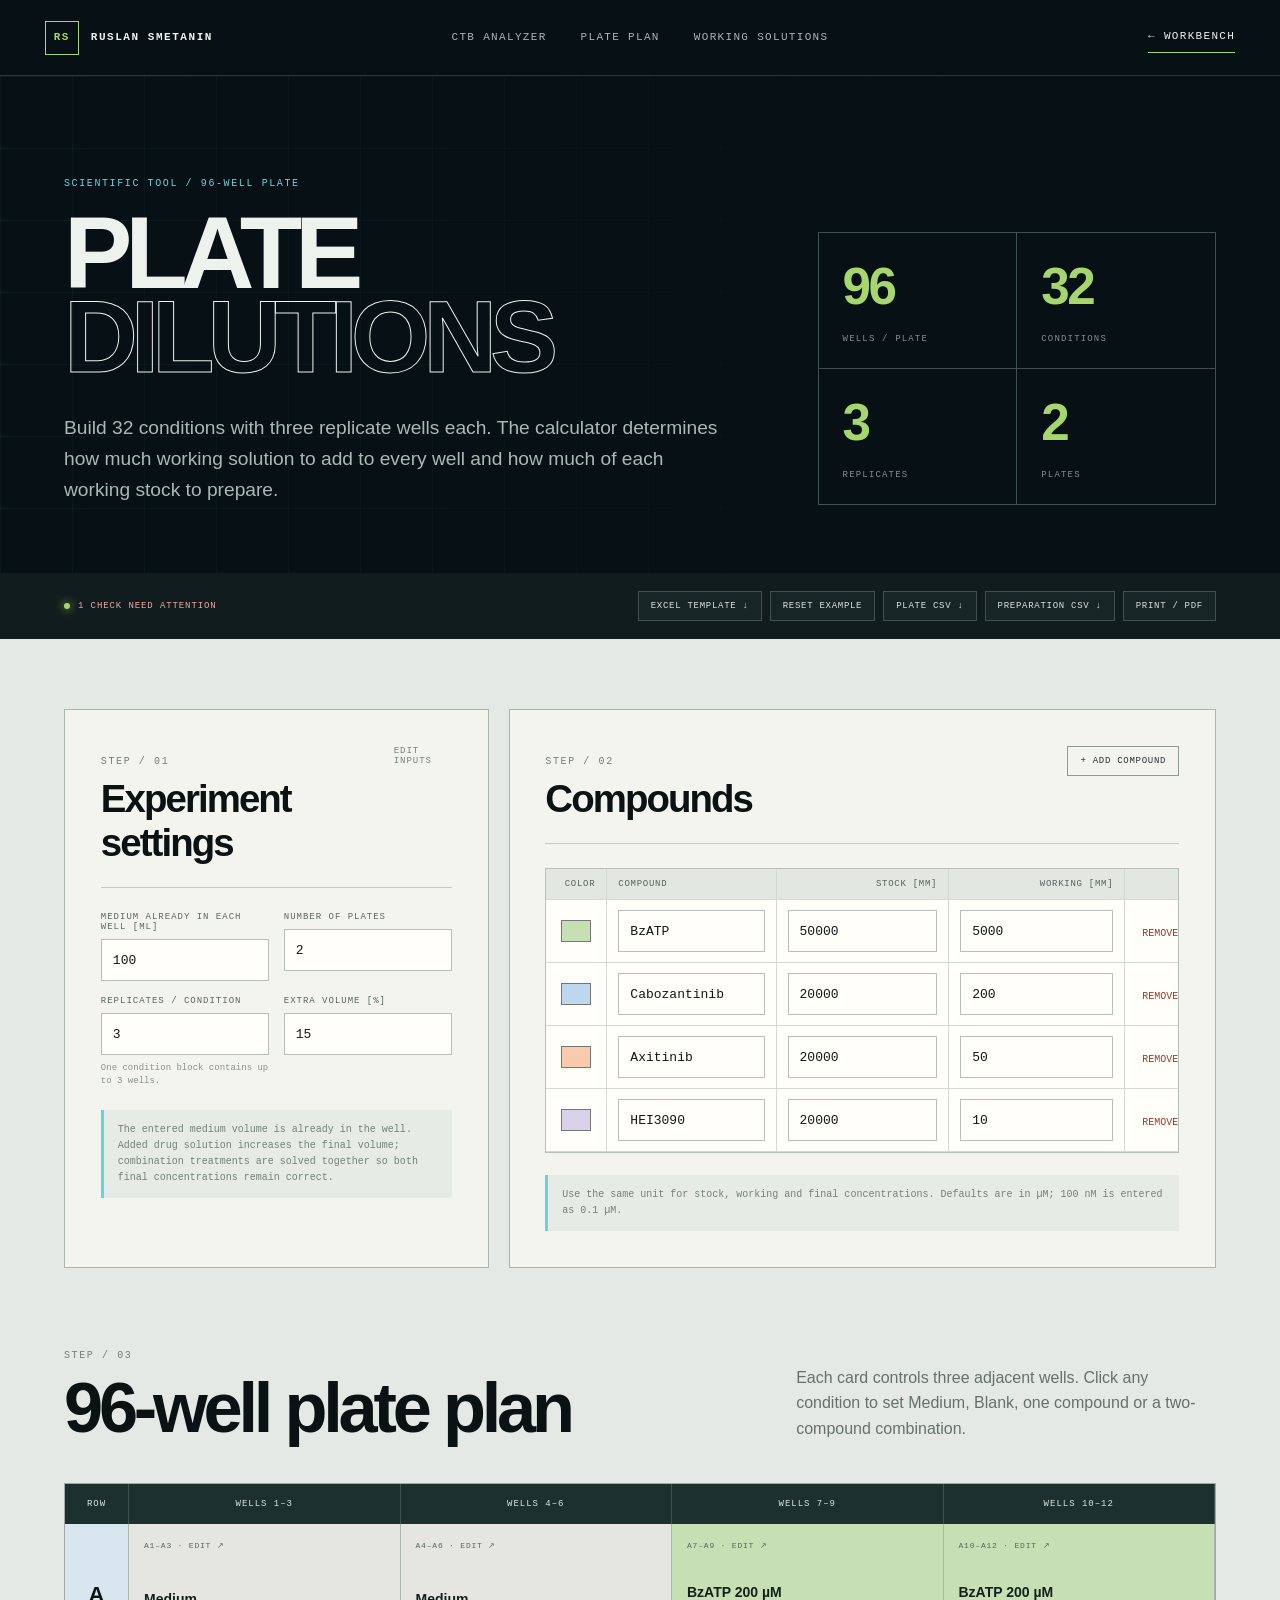
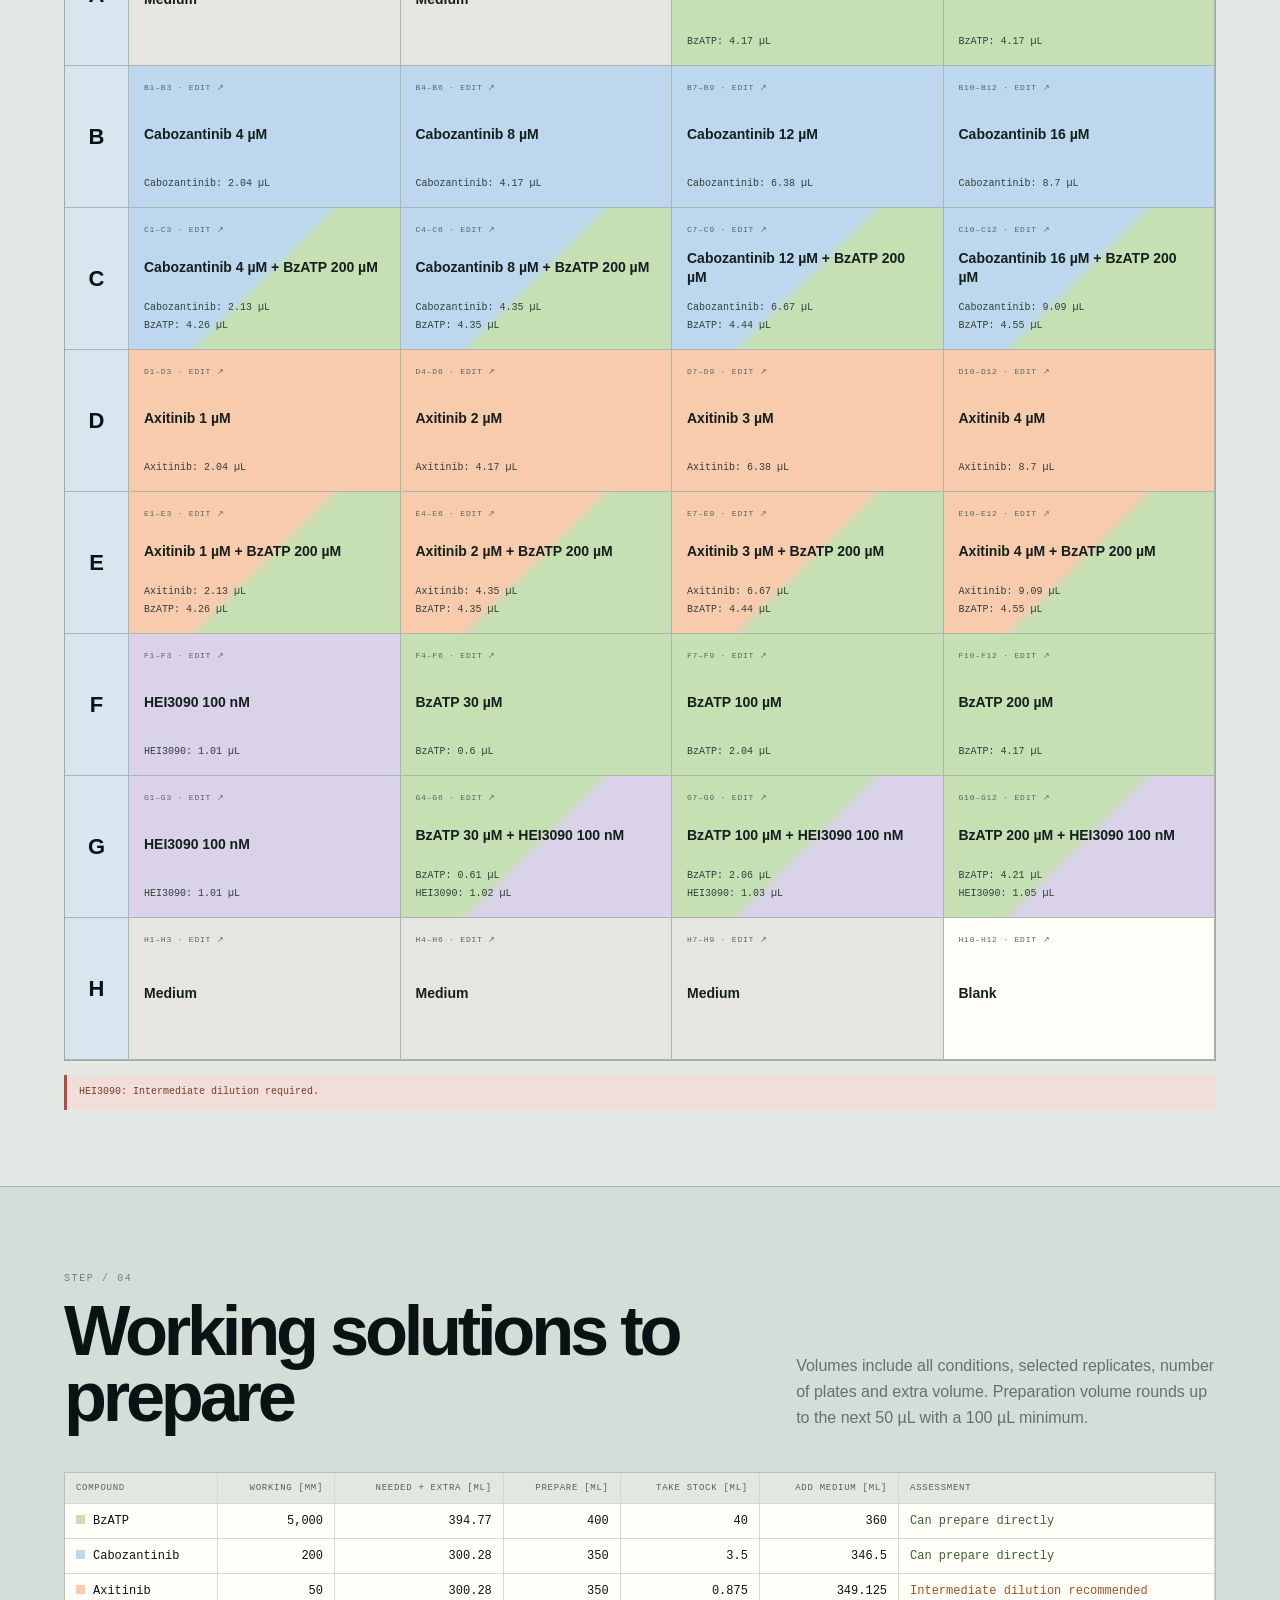
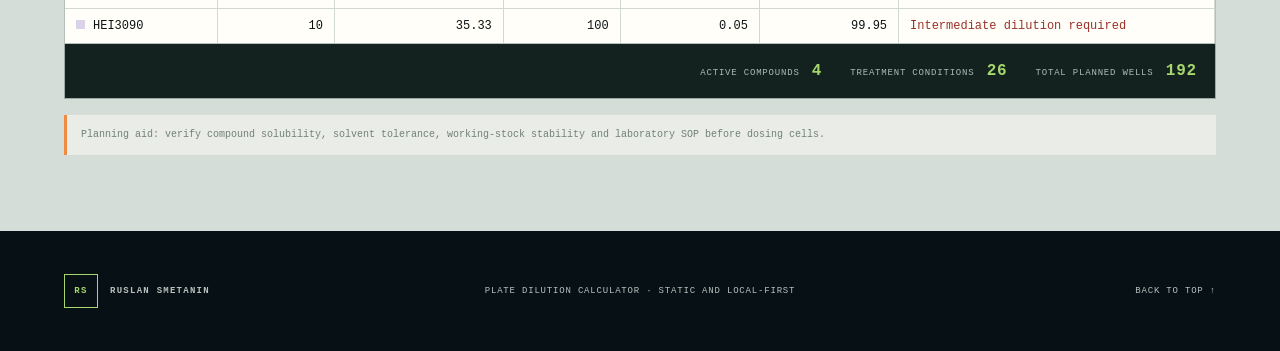
<file: ctb-dose-calculator.html>
<!doctype html>
<html lang="en">
<head>
  <meta charset="utf-8">
  <meta name="viewport" content="width=device-width, initial-scale=1">
  <title>Plate Dilution Calculator — Ruslan Smetanin</title>
  <meta name="description" content="Design a 96-well treatment plate and calculate per-well additions and working-solution preparation volumes.">
  <link rel="icon" href="assets/favicon.svg?v=2" type="image/svg+xml" sizes="any">
  <link rel="stylesheet" href="styles.css?v=5">
  <link rel="stylesheet" href="plate-calculator.css?v=2">
  <script defer src="plate-calculator.js?v=1"></script>
</head>
<body class="plate-page">
  <header class="site-header plate-header" id="top">
    <a class="wordmark" href="index.html" aria-label="Return to Ruslan Smetanin home"><span>RS</span> RUSLAN SMETANIN</a>
    <nav aria-label="Scientific tools"><a href="ctb-assay.html">CTB Analyzer</a><a href="#plate-plan">Plate plan</a><a href="#working-solutions">Working solutions</a></nav>
    <a class="nav-cta" href="index.html">← Workbench</a>
  </header>

  <main class="plate-app">
    <section class="plate-hero">
      <div>
        <p class="eyebrow">Scientific tool / 96-well plate</p>
        <h1>PLATE<br><span>DILUTIONS</span></h1>
        <p>Build 32 conditions with three replicate wells each. The calculator determines how much working solution to add to every well and how much of each working stock to prepare.</p>
      </div>
      <div class="plate-hero-facts">
        <div><span>96</span><small>WELLS / PLATE</small></div>
        <div><span>32</span><small>CONDITIONS</small></div>
        <div><span id="hero-replicates">3</span><small>REPLICATES</small></div>
        <div><span id="hero-plates">2</span><small>PLATES</small></div>
      </div>
    </section>

    <div class="plate-toolbar" aria-label="Plate calculator actions">
      <div><span class="status-dot"></span><span id="plate-status" aria-live="polite">READY · EXAMPLE PLAN LOADED</span></div>
      <div class="plate-toolbar-actions">
        <a href="assets/downloads/Plate_calculator_simple.xlsx" download>Excel template ↓</a>
        <button id="reset-plate" type="button">Reset example</button>
        <button id="download-plate-csv" type="button">Plate CSV ↓</button>
        <button id="download-prep-csv" type="button">Preparation CSV ↓</button>
        <button id="print-plate" type="button">Print / PDF</button>
      </div>
    </div>

    <section class="plate-settings-section">
      <article class="plate-panel settings-panel">
        <div class="plate-panel-heading"><div><p class="mono-label">STEP / 01</p><h2>Experiment settings</h2></div><span>EDIT INPUTS</span></div>
        <div class="plate-settings-grid">
          <label class="plate-field"><span>Medium already in each well [µL]</span><input id="well-volume" type="number" min="0.01" step="any" value="100"></label>
          <label class="plate-field"><span>Number of plates</span><input id="plate-count" type="number" min="1" step="1" value="2"></label>
          <label class="plate-field"><span>Replicates / condition</span><input id="replicate-count" type="number" min="1" max="3" step="1" value="3"><small>One condition block contains up to 3 wells.</small></label>
          <label class="plate-field"><span>Extra volume [%]</span><input id="plate-overage" type="number" min="0" step="1" value="15"></label>
        </div>
        <p class="plate-formula-note">The entered medium volume is already in the well. Added drug solution increases the final volume; combination treatments are solved together so both final concentrations remain correct.</p>
      </article>

      <article class="plate-panel compounds-panel">
        <div class="plate-panel-heading"><div><p class="mono-label">STEP / 02</p><h2>Compounds</h2></div><button id="add-compound" type="button">+ Add compound</button></div>
        <div class="compound-table-wrap">
          <table class="compound-table">
            <thead><tr><th>Color</th><th>Compound</th><th>Stock [µM]</th><th>Working [µM]</th><th></th></tr></thead>
            <tbody id="compound-body"></tbody>
          </table>
        </div>
        <p class="plate-formula-note">Use the same unit for stock, working and final concentrations. Defaults are in µM; 100 nM is entered as 0.1 µM.</p>
      </article>
    </section>

    <section class="plate-plan-section" id="plate-plan">
      <div class="plate-section-heading">
        <div><p class="mono-label">STEP / 03</p><h2>96-well plate plan</h2></div>
        <p>Each card controls three adjacent wells. Click any condition to set Medium, Blank, one compound or a two-compound combination.</p>
      </div>
      <div class="plate-plan-shell">
        <div class="plate-plan-head"><span>ROW</span><span>WELLS 1–3</span><span>WELLS 4–6</span><span>WELLS 7–9</span><span>WELLS 10–12</span></div>
        <div id="plate-plan-grid" class="plate-plan-grid"></div>
      </div>
      <div id="plate-errors" class="plate-errors" aria-live="polite"></div>
    </section>

    <section class="working-section" id="working-solutions">
      <div class="plate-section-heading">
        <div><p class="mono-label">STEP / 04</p><h2>Working solutions to prepare</h2></div>
        <p>Volumes include all conditions, selected replicates, number of plates and extra volume. Preparation volume rounds up to the next 50 µL with a 100 µL minimum.</p>
      </div>
      <div class="working-table-wrap">
        <table class="working-table">
          <thead><tr><th>Compound</th><th>Working [µM]</th><th>Needed + extra [µL]</th><th>Prepare [µL]</th><th>Take stock [µL]</th><th>Add medium [µL]</th><th>Assessment</th></tr></thead>
          <tbody id="working-body"></tbody>
        </table>
      </div>
      <div class="plate-summary-bar"><span>ACTIVE COMPOUNDS <strong id="active-compounds">0</strong></span><span>TREATMENT CONDITIONS <strong id="treatment-count">0</strong></span><span>TOTAL PLANNED WELLS <strong id="planned-wells">0</strong></span></div>
      <p class="assay-note">Planning aid: verify compound solubility, solvent tolerance, working-stock stability and laboratory SOP before dosing cells.</p>
    </section>
  </main>

  <dialog id="condition-dialog" class="condition-dialog">
    <form method="dialog" id="condition-form">
      <div class="condition-dialog-head"><div><p class="mono-label">EDIT CONDITION</p><h2 id="condition-dialog-title">A1–A3</h2></div><button class="dialog-close" value="cancel" aria-label="Close condition editor">×</button></div>
      <div class="condition-dialog-body">
        <label class="plate-field"><span>Condition type</span><select id="condition-type"><option value="treatment">Treatment</option><option value="medium">Medium</option><option value="blank">Blank</option></select></label>
        <div id="treatment-editor" class="treatment-editor">
          <div class="component-editor">
            <p>Compound 1</p>
            <label class="plate-field"><span>Compound</span><select id="condition-compound-1"></select></label>
            <label class="plate-field"><span>Final concentration [µM]</span><input id="condition-final-1" type="number" min="0" step="any"></label>
          </div>
          <div class="component-editor">
            <p>Compound 2 · optional</p>
            <label class="plate-field"><span>Compound</span><select id="condition-compound-2"></select></label>
            <label class="plate-field"><span>Final concentration [µM]</span><input id="condition-final-2" type="number" min="0" step="any"></label>
          </div>
        </div>
        <div id="condition-preview" class="condition-preview"></div>
      </div>
      <div class="condition-dialog-actions"><button value="cancel">Cancel</button><button id="save-condition" class="primary-action" value="default">Save condition</button></div>
    </form>
  </dialog>

  <footer><a class="wordmark" href="index.html"><span>RS</span> RUSLAN SMETANIN</a><p>Plate dilution calculator · Static and local-first</p><a href="#top">Back to top ↑</a></footer>
</body>
</html>
</file>
<file: styles.css>
:root { --ink:#0b1214; --navy:#071014; --paper:#f2f1eb; --line:#c9cbc5; --muted:#697173; --cyan:#62d6df; --lime:#a6d66d; --orange:#ef8b42; }
* { box-sizing:border-box; }
html { scroll-behavior:smooth; }
body { margin:0; background:var(--paper); color:var(--ink); font-family:Arial,Helvetica,sans-serif; }
a { color:inherit; text-decoration:none; }
button,a { -webkit-tap-highlight-color:transparent; }
.site-header { height:76px; position:absolute; inset:0 0 auto; z-index:20; display:grid; grid-template-columns:1fr auto 1fr; align-items:center; padding:0 3.5vw; color:#eef3ee; border-bottom:1px solid rgba(255,255,255,.16); font:11px/1.2 "Courier New",monospace; letter-spacing:.12em; text-transform:uppercase; }
.wordmark { display:flex; align-items:center; gap:12px; font-weight:700; letter-spacing:.14em; }
.wordmark span { display:grid; place-items:center; width:34px; height:34px; border:1px solid currentColor; color:var(--lime); }
.site-header nav { display:flex; gap:34px; color:#aab6b5; }.site-header nav a:hover { color:white; }
.nav-cta { justify-self:end; border-bottom:1px solid var(--lime); padding:8px 0; }
.hero { min-height:790px; height:100vh; max-height:980px; display:grid; grid-template-columns:58% 42%; padding-top:76px; background:var(--navy); color:#f1f2ed; position:relative; overflow:hidden; }
.hero-grid { position:absolute; inset:76px 0 0; opacity:.14; background-image:linear-gradient(rgba(113,203,203,.35) 1px,transparent 1px),linear-gradient(90deg,rgba(113,203,203,.35) 1px,transparent 1px); background-size:72px 72px; mask-image:linear-gradient(to right,black,transparent 85%); }
.hero-molecule { position:relative; min-width:0; padding:4vh 2vw 3vh 3vw; z-index:2; }
.molecule-shell { position:relative; height:100%; min-height:560px; border:1px solid rgba(137,194,191,.28); background:radial-gradient(circle at 45% 45%,#10272b 0,#071014 63%); overflow:hidden; }
.molecule-shell:before,.molecule-shell:after { content:""; position:absolute; z-index:2; width:40px; height:40px; border-color:var(--cyan); opacity:.6; pointer-events:none; }
.molecule-shell:before { top:16px; left:16px; border-top:1px solid; border-left:1px solid; }.molecule-shell:after { right:16px; bottom:16px; border-right:1px solid; border-bottom:1px solid; }
.molecule-viewer { position:absolute; inset:0; cursor:grab; }.molecule-viewer:active { cursor:grabbing; }
.viewer-label,.viewer-help,.viewer-tools,.structure-switcher { position:absolute; z-index:5; font:10px "Courier New",monospace; letter-spacing:.12em; color:#9db1b0; }
.viewer-label { top:24px; left:28px; }.status-dot { display:inline-block; width:6px; height:6px; margin-right:8px; border-radius:50%; background:var(--lime); box-shadow:0 0 10px var(--lime); }
.structure-switcher { top:54px; left:28px; display:flex; flex-wrap:wrap; gap:6px; }
.structure-switcher button,.viewer-tools button { border:1px solid rgba(255,255,255,.24); background:#0c1a1d; color:#9db1b0; font:9px "Courier New",monospace; letter-spacing:.1em; padding:8px 10px; cursor:pointer; }
.structure-switcher button:hover,.viewer-tools button:hover,.structure-switcher button.active { border-color:var(--cyan); color:white; }.structure-switcher button.active { background:rgba(98,214,223,.15); }
.viewer-help { left:28px; bottom:26px; }.viewer-tools { right:28px; bottom:20px; display:flex; gap:7px; }
.console-panel { align-self:center; margin:3.5vh 3.5vw 3.5vh 0; min-height:610px; border:1px solid rgba(255,255,255,.2); background:rgba(7,16,20,.76); padding:0 clamp(28px,4vw,64px); display:flex; flex-direction:column; justify-content:center; position:relative; z-index:3; }
.console-top,.console-bottom { position:absolute; left:0; right:0; display:flex; justify-content:space-between; padding:0 20px; font:9px "Courier New",monospace; letter-spacing:.14em; color:#81908f; }.console-top { top:16px; }.console-bottom { bottom:16px; }.console-live { color:var(--lime); }
.eyebrow,.mono-label,.section-kicker { font:10px "Courier New",monospace; letter-spacing:.16em; text-transform:uppercase; }.eyebrow { color:var(--cyan); margin:0 0 22px; }
h1 { font-size:clamp(50px,5.7vw,100px); font-weight:700; line-height:.82; letter-spacing:-.07em; margin:0; }h1 span { color:transparent; -webkit-text-stroke:1px #eef3ee; }
.hero-copy { max-width:570px; color:#b7c1bf; font-size:clamp(15px,1.2vw,19px); line-height:1.55; margin:36px 0 24px; }
.tags { display:flex; flex-wrap:wrap; gap:7px; }.tags span { padding:8px 10px; border:1px solid rgba(255,255,255,.2); color:#a8b4b2; font:9px "Courier New",monospace; text-transform:uppercase; letter-spacing:.08em; }
.hero-actions { display:flex; gap:10px; margin-top:36px; }.button { min-height:48px; display:inline-flex; align-items:center; justify-content:space-between; gap:30px; padding:0 18px; border:1px solid; text-transform:uppercase; font:10px "Courier New",monospace; letter-spacing:.12em; transition:.25s; }.button.primary { background:var(--lime); border-color:var(--lime); color:#0a1111; }.button.primary:hover { background:#b9e884; }.button.ghost { border-color:#586361; color:#e7ece8; }.button.ghost:hover { border-color:var(--cyan); }
.section { padding:110px 5vw; }.section-kicker { color:#697173; padding-bottom:20px; border-bottom:1px solid var(--line); }
.section-heading { display:grid; grid-template-columns:1.4fr 1fr; align-items:end; gap:10vw; margin:48px 0 58px; }.section h2 { font-size:clamp(44px,6vw,86px); line-height:.93; letter-spacing:-.06em; margin:0; font-weight:600; }.section-heading>p { color:var(--muted); max-width:430px; font-size:17px; line-height:1.6; margin:0; }
.workbench-grid { display:grid; grid-template-columns:repeat(2,1fr); border-top:1px solid #adb1ab; border-left:1px solid #adb1ab; }.workbench-card { position:relative; min-height:390px; padding:32px; border-right:1px solid #adb1ab; border-bottom:1px solid #adb1ab; background:#edede7; }.workbench-card:hover { background:#f7f6f0; }.card-number { position:absolute; right:28px; top:28px; color:#8b9290; font:11px "Courier New",monospace; }.mono-label { color:#75807c; }.workbench-card h3 { font-size:clamp(38px,4vw,62px); margin:28px 0 38px; letter-spacing:-.05em; }.workbench-card ul { list-style:none; padding:0; margin:0 0 34px; }.workbench-card li { display:flex; justify-content:space-between; padding:11px 0; border-top:1px solid #c9cbc5; color:#59615f; }.workbench-card button,.card-link { display:inline-block; border:0; border-bottom:1px solid #5a625f; background:transparent; padding:8px 0; font:10px "Courier New",monospace; letter-spacing:.1em; text-transform:uppercase; cursor:pointer; }
.ctb-suite { background:#dfe5e1; }.ctb-suite .section-kicker { border-color:#aeb8b2; }.ctb-tool-grid { display:grid; gap:22px; }.ctb-panel { border:1px solid #abb6b0; background:#f2f3ed; padding:clamp(22px,3.2vw,48px); }.tool-heading { display:flex; align-items:flex-start; justify-content:space-between; gap:24px; padding-bottom:24px; border-bottom:1px solid #bcc5bf; }.tool-heading h3 { font-size:clamp(32px,4vw,58px); letter-spacing:-.055em; margin:8px 0 0; }.tool-heading>span { color:#71807a; font:9px "Courier New",monospace; letter-spacing:.13em; white-space:nowrap; }.tool-intro { max-width:760px; color:var(--muted); font-size:16px; line-height:1.6; margin:28px 0; }.ctb-input-grid { display:grid; grid-template-columns:minmax(0,1.6fr) minmax(220px,.55fr); gap:18px; align-items:stretch; }.field-stack,.dose-fields { display:grid; gap:14px; }.field-stack { grid-template-rows:auto auto 1fr; }.dose-fields { grid-template-columns:repeat(4,minmax(120px,1fr)); margin:26px 0 18px; }.field { display:flex; flex-direction:column; gap:7px; min-width:0; }.field>span,.vehicle-toggle span { color:#596760; font:9px "Courier New",monospace; letter-spacing:.13em; text-transform:uppercase; }.field small { color:#89938e; font:9px "Courier New",monospace; }.field-wide { grid-column:span 2; }.field input,.field textarea { width:100%; border:1px solid #b6c0ba; border-radius:0; background:#fafaf5; color:#101716; padding:12px 13px; font:13px/1.45 "Courier New",monospace; outline:none; }.field textarea { resize:vertical; min-height:246px; }.field input:focus,.field textarea:focus { border-color:#278d94; box-shadow:0 0 0 2px rgba(98,214,223,.18); }.vehicle-toggle { display:flex; flex-direction:row; align-items:center; gap:10px; padding:12px 13px; border:1px solid #b6c0ba; background:#e8ece7; }.vehicle-toggle input { width:16px; height:16px; accent-color:#278d94; }.tool-button { align-self:stretch; min-height:50px; border:1px solid #14211e; background:#12201e; color:#edf2ec; padding:13px 16px; display:flex; justify-content:space-between; align-items:center; font:10px "Courier New",monospace; letter-spacing:.12em; text-transform:uppercase; cursor:pointer; }.tool-button:hover { border-color:#278d94; background:#19302d; }.tool-status { min-height:20px; margin:18px 0 8px; color:#5b6964; font:10px "Courier New",monospace; letter-spacing:.08em; }.tool-status.error { color:#9b392d; }.chart-shell { overflow:hidden; border:1px solid #b6c0ba; background:#fafaf5; }.ctb-graph-panel svg { display:block; width:100%; height:auto; min-height:320px; }.chart-grid { stroke:#d8ddd8; stroke-width:1; }.chart-axis { stroke:#68746f; stroke-width:1.4; }.chart-line { fill:none; stroke:#227f87; stroke-width:3; stroke-linejoin:round; stroke-linecap:round; }.chart-point { fill:#a6d66d; stroke:#17302d; stroke-width:2; }.chart-error { stroke:#ef8b42; stroke-width:1.5; }.chart-label { fill:#69746f; font:11px "Courier New",monospace; }.chart-title { fill:#24312d; font:700 13px "Courier New",monospace; letter-spacing:.08em; }.tool-actions { display:flex; flex-wrap:wrap; gap:10px; margin:16px 0; }.tool-actions button { border:0; border-bottom:1px solid #59645f; background:transparent; padding:8px 0; color:#34403c; font:9px "Courier New",monospace; letter-spacing:.11em; text-transform:uppercase; cursor:pointer; }.tool-actions button:disabled { opacity:.35; cursor:not-allowed; }.result-table-wrap { width:100%; overflow-x:auto; border:1px solid #b6c0ba; }.result-table { width:100%; border-collapse:collapse; min-width:680px; background:#f8f8f3; font-size:12px; }.result-table th,.result-table td { padding:11px 12px; border-right:1px solid #d0d6d1; border-bottom:1px solid #d0d6d1; text-align:right; white-space:nowrap; }.result-table th:first-child,.result-table td:first-child { text-align:left; }.result-table th { background:#e2e7e2; color:#56625d; font:9px "Courier New",monospace; letter-spacing:.08em; text-transform:uppercase; }.result-table tr:last-child td { border-bottom:0; }.result-table tr.control-row td { background:rgba(166,214,109,.14); }.formula-note,.assay-note { color:#71807a; font:10px/1.55 "Courier New",monospace; margin:16px 0 0; }.formula-note sub { line-height:0; }.assay-note { padding:12px 14px; border-left:3px solid var(--orange); background:#e9ece7; }.dose-summary { min-height:58px; margin:18px 0 14px; padding:15px 16px; border:1px solid #b6c0ba; background:#15221f; color:#c5d1cc; font:11px/1.55 "Courier New",monospace; }.dose-summary strong { color:var(--lime); }.dose-warnings { display:grid; gap:7px; margin-top:14px; }.dose-warning { padding:10px 12px; border-left:3px solid var(--orange); background:#f0e5d8; color:#744a2c; font:10px/1.45 "Courier New",monospace; }.dose-warning.ok { border-color:var(--lime); background:#e7eee0; color:#455d36; }.dose-table { min-width:1050px; }
.ctb-app-page { background:#dfe5e1; }.ctb-app-page .site-header { position:relative; background:var(--navy); }.ctb-app { min-height:100vh; }.ctb-app-hero { display:grid; grid-template-columns:minmax(0,1.35fr) minmax(320px,.65fr); gap:8vw; align-items:end; padding:clamp(72px,9vw,128px) 5vw 70px; background:var(--navy); color:#eef2ed; position:relative; overflow:hidden; }.ctb-app-hero:before { content:""; position:absolute; inset:0; opacity:.16; background-image:linear-gradient(rgba(113,203,203,.35) 1px,transparent 1px),linear-gradient(90deg,rgba(113,203,203,.35) 1px,transparent 1px); background-size:72px 72px; mask-image:linear-gradient(to right,black,transparent 82%); }.ctb-app-hero>div,.ctb-workflow { position:relative; z-index:1; }.ctb-app-hero h1 { font-size:clamp(58px,8vw,126px); }.ctb-app-lead { max-width:720px; margin:36px 0 0; color:#abb9b6; font-size:clamp(16px,1.5vw,21px); line-height:1.6; }.ctb-workflow { list-style:none; margin:0; padding:0; border-top:1px solid #405052; }.ctb-workflow li { display:grid; grid-template-columns:40px 1fr; gap:14px; padding:16px 0; border-bottom:1px solid #405052; }.ctb-workflow li>span { color:var(--lime); font:10px "Courier New",monospace; }.ctb-workflow div { display:flex; justify-content:space-between; align-items:baseline; gap:20px; }.ctb-workflow strong { font-size:15px; }.ctb-workflow small { color:#7f908d; font:9px "Courier New",monospace; text-align:right; }.ctb-tool-nav { display:grid; grid-template-columns:repeat(2,1fr); background:#10191b; color:#edf0ea; border-bottom:1px solid #3c4748; }.ctb-tool-nav a { display:grid; grid-template-columns:36px 1fr auto; gap:16px; align-items:center; padding:24px 5vw; border-right:1px solid #3c4748; text-transform:uppercase; font:10px "Courier New",monospace; letter-spacing:.1em; }.ctb-tool-nav a:hover { background:#182426; }.ctb-tool-nav span { color:var(--lime); }.ctb-tool-nav b { color:#7f918e; font-weight:400; font-size:8px; }.ctb-tool-section { display:grid; grid-template-columns:minmax(250px,.42fr) minmax(0,1.58fr); gap:4vw; padding:86px 5vw; border-bottom:1px solid #aeb8b2; scroll-margin-top:20px; }.ctb-dose-section { background:#d5ddd8; }.ctb-section-intro { position:sticky; top:28px; align-self:start; }.ctb-section-intro h2 { margin:18px 0 30px; font-size:clamp(44px,5vw,76px); line-height:.92; letter-spacing:-.06em; }.ctb-section-intro>p:last-child { max-width:360px; color:#66726e; font-size:16px; line-height:1.6; }.ctb-app-page .ctb-panel { padding:clamp(22px,3vw,46px); box-shadow:0 18px 55px rgba(38,53,49,.08); }.ctb-app-page .tool-heading { margin-bottom:28px; }.ctb-app-page .tool-heading h3 { font-size:clamp(30px,3vw,46px); }.ctb-privacy-note { display:grid; grid-template-columns:auto 1fr auto; gap:28px; align-items:center; padding:34px 5vw; background:var(--lime); }.ctb-privacy-note span,.ctb-privacy-note a { font:10px "Courier New",monospace; letter-spacing:.12em; text-transform:uppercase; }.ctb-privacy-note p { margin:0; max-width:700px; line-height:1.5; }.ctb-privacy-note a { border-bottom:1px solid currentColor; padding:8px 0; }
.about { background:#e5e8e3; }.about-grid { display:grid; grid-template-columns:1.15fr 1fr; gap:10vw; align-items:end; margin-top:70px; }.about-copy>p { color:var(--muted); font-size:20px; line-height:1.65; }.about-facts { display:flex; flex-wrap:wrap; gap:7px; margin-top:36px; }.about-facts span { border:1px solid #aeb4ae; padding:9px 11px; color:#69716f; font:9px "Courier New",monospace; letter-spacing:.09em; }.about-story-grid { display:grid; grid-template-columns:minmax(0,1.3fr) minmax(310px,.7fr); gap:24px; margin-top:68px; }.about-narrative,.cv-card { border:1px solid #aeb7b1; background:#f1f2ec; padding:clamp(24px,3.5vw,50px); }.about-narrative>p:not(.mono-label) { max-width:900px; margin:24px 0 0; color:#4e5b56; font-size:17px; line-height:1.75; }.about-narrative blockquote { margin:38px 0 0; padding:22px 0 0; border-top:1px solid #b8c0ba; color:#17302d; font-size:clamp(25px,2.8vw,40px); font-weight:600; line-height:1.15; letter-spacing:-.04em; }.cv-card { display:flex; flex-direction:column; background:#14211f; color:#edf2ec; }.cv-card .mono-label { color:#83938f; }.cv-mark { display:grid; place-items:center; width:112px; height:112px; margin:34px 0; border:1px solid #53625e; color:var(--lime); font:700 44px "Courier New",monospace; }.cv-card h3 { margin:0; font-size:clamp(25px,2.5vw,38px); line-height:1.13; letter-spacing:-.04em; }.cv-card>p:not(.mono-label) { color:#98a7a3; font-size:14px; line-height:1.6; }.cv-card .cv-note { margin:16px 0 0; padding:12px 0 12px 14px; border-left:3px solid var(--orange); color:#bdc9c5; background:rgba(255,255,255,.035); }.cv-note strong { color:#efb184; }.cv-actions { display:grid; grid-template-columns:1fr 1fr; gap:8px; margin-top:auto; padding-top:28px; }.cv-actions a { display:flex; align-items:center; justify-content:center; min-height:48px; border:1px solid #52615d; color:#dfe7e2; font:9px "Courier New",monospace; letter-spacing:.1em; text-transform:uppercase; }.cv-actions a:hover { color:#0b1214; border-color:var(--lime); background:var(--lime); }.journey-grid { display:grid; grid-template-columns:repeat(4,1fr); margin-top:24px; border-top:1px solid #aeb7b1; border-left:1px solid #aeb7b1; }.journey-grid article { min-height:230px; padding:24px; border-right:1px solid #aeb7b1; border-bottom:1px solid #aeb7b1; background:#dce1dc; }.journey-grid article>span { color:#278d94; font:10px "Courier New",monospace; }.journey-grid article>p { margin:42px 0 8px; color:#71807a; font:8px "Courier New",monospace; letter-spacing:.11em; }.journey-grid h3 { margin:0; font-size:clamp(24px,2.4vw,36px); letter-spacing:-.04em; }.journey-grid small { display:block; margin-top:16px; color:#69756f; font-size:13px; line-height:1.55; }.mentors-heading { display:grid; grid-template-columns:.55fr 1fr 1fr; gap:4vw; align-items:end; margin:94px 0 34px; padding-bottom:24px; border-bottom:1px solid #aeb7b1; }.mentors-heading h3 { margin:0; font-size:clamp(29px,3.5vw,52px); line-height:1; letter-spacing:-.05em; }.mentors-heading>p:last-child { margin:0; color:#68756f; font-size:15px; line-height:1.6; }.mentor-grid { display:grid; grid-template-columns:repeat(2,1fr); gap:18px; }.mentor-card { min-height:390px; display:flex; flex-direction:column; padding:clamp(25px,3vw,44px); border:1px solid #a7b1aa; background:#f2f2ec; }.mentor-card>span { color:#278d94; font:9px "Courier New",monospace; letter-spacing:.1em; }.mentor-card h3 { margin:32px 0 18px; font-size:clamp(30px,3.7vw,56px); line-height:.98; letter-spacing:-.055em; }.mentor-card>p { color:#64716c; font-size:16px; line-height:1.65; }.mentor-tags { display:flex; flex-wrap:wrap; gap:7px; margin:12px 0 30px; }.mentor-tags span { border:1px solid #b1bbb4; padding:7px 9px; color:#6c7873; font:8px "Courier New",monospace; letter-spacing:.09em; }.mentor-card>a { align-self:flex-start; margin-top:auto; padding:8px 0; border-bottom:1px solid #46534e; font:9px "Courier New",monospace; letter-spacing:.11em; text-transform:uppercase; }.mentor-card>a:hover { color:#217f87; border-color:#217f87; }.next-chapter { display:grid; grid-template-columns:.4fr 1.15fr 1fr; gap:4vw; align-items:start; margin-top:22px; padding:clamp(28px,4vw,58px); color:#edf2ec; background:#13211f; }.next-chapter .mono-label { color:var(--lime); }.next-chapter h3 { margin:0; font-size:clamp(29px,3.6vw,54px); line-height:1.03; letter-spacing:-.05em; }.next-chapter>p:last-child { margin:0; color:#a4b2ae; font-size:16px; line-height:1.7; }
.publications { background:#d7e0da; }.publications .section-kicker { border-color:#aab5ae; }.scholar-strip { display:grid; grid-template-columns:180px 240px 1fr; border:1px solid #9faa9f; margin-bottom:26px; background:#eef0e9; }.scholar-strip>div { min-height:110px; padding:20px 22px; border-right:1px solid #b3bdb7; display:flex; flex-direction:column; justify-content:space-between; }.scholar-strip strong { color:#17302d; font-size:31px; letter-spacing:-.04em; }.scholar-strip span { color:#68756f; font:9px "Courier New",monospace; letter-spacing:.11em; }.scholar-strip>a { align-self:center; justify-self:end; margin-right:24px; padding:10px 0; border-bottom:1px solid #25332f; font:10px "Courier New",monospace; letter-spacing:.1em; text-transform:uppercase; }.scholar-strip>a:hover { color:#217f87; border-color:#217f87; }.publication-list { border-top:1px solid #9faa9f; }.publication-item { display:grid; grid-template-columns:90px minmax(0,1fr) 44px; gap:28px; align-items:start; padding:30px 0; border-bottom:1px solid #aab5ae; }.publication-year { color:#68756f; font:12px "Courier New",monospace; padding-top:4px; }.publication-meta { display:flex; flex-wrap:wrap; gap:7px; margin:0 0 12px; }.publication-meta span { border:1px solid #a7b2ab; padding:6px 8px; color:#69766f; background:rgba(244,246,239,.55); font:8px "Courier New",monospace; letter-spacing:.09em; text-transform:uppercase; }.publication-item h3 { max-width:1040px; margin:0; font-size:clamp(20px,2.2vw,32px); line-height:1.2; letter-spacing:-.025em; overflow-wrap:anywhere; }.publication-item h3 a:hover { color:#217f87; }.publication-authors,.publication-venue { color:#69756f; margin:13px 0 0; font-size:13px; line-height:1.5; }.publication-venue { margin-top:4px; color:#3f4d48; }.publication-arrow { display:grid; place-items:center; width:42px; height:42px; border:1px solid #95a199; font-size:18px; }.publication-arrow:hover { color:#fff; border-color:#17302d; background:#17302d; }.featured-publication { position:relative; }.featured-publication:before { content:"MOST CITED"; position:absolute; left:0; bottom:-1px; color:#294223; background:var(--lime); padding:5px 8px; font:7px "Courier New",monospace; letter-spacing:.1em; }
.contact { background:var(--lime); display:grid; grid-template-columns:1.25fr 1fr; gap:12vw; align-items:end; }.contact .section-kicker { display:inline-block; border:0; color:#33441f; }.contact h2 { font-size:clamp(56px,7vw,108px); }.contact>div:last-child>p { font-size:19px; line-height:1.6; max-width:480px; }.button.light { background:#f4f3ed; border-color:#0b1214; margin-top:22px; }.contact small { display:block; margin-top:12px; font:8px "Courier New",monospace; letter-spacing:.1em; color:#526332; }
footer { min-height:120px; padding:30px 5vw; background:#071014; color:#b8c1bd; display:grid; grid-template-columns:1fr auto 1fr; align-items:center; font:9px "Courier New",monospace; letter-spacing:.09em; text-transform:uppercase; }footer>a:last-child { justify-self:end; }
@media (max-width:900px) { .site-header { grid-template-columns:1fr auto; padding:0 20px; }.site-header nav { display:none; }.nav-cta { display:none; }.hero { height:auto; max-height:none; min-height:0; grid-template-columns:1fr; padding-top:76px; }.hero-molecule { height:52vh; min-height:430px; padding:18px; order:2; }.molecule-shell { min-height:0; }.console-panel { min-height:570px; margin:18px 18px 0; order:1; padding:70px 28px; }.section { padding:78px 22px; }.section-heading,.about-grid { grid-template-columns:1fr; gap:28px; margin:36px 0 42px; }.scholar-strip { grid-template-columns:1fr 1fr; }.scholar-strip>a { grid-column:1/-1; justify-self:start; margin:20px 22px; }.ctb-input-grid { grid-template-columns:1fr; }.field-stack { grid-template-columns:repeat(2,1fr); grid-template-rows:auto auto; }.field-stack .tool-button { grid-column:1/-1; }.dose-fields { grid-template-columns:repeat(2,minmax(120px,1fr)); }.contact { grid-template-columns:1fr; gap:40px; }footer { grid-template-columns:1fr auto; gap:20px; }footer p { display:none; } }
@media (max-width:620px) { .hero-molecule { height:440px; min-height:0; padding:10px 18px 24px; }.console-panel { min-height:590px; }.console-bottom { gap:10px; }.viewer-help { display:none; }.viewer-tools { left:20px; right:auto; }.structure-switcher { left:20px; right:20px; }.workbench-grid { grid-template-columns:1fr; }.workbench-card { min-height:350px; }.section h2 { font-size:46px; }.hero-actions { flex-direction:column; }.button { width:100%; }.scholar-strip { grid-template-columns:1fr; }.scholar-strip>div { min-height:90px; border-right:0; border-bottom:1px solid #b3bdb7; }.scholar-strip>a { grid-column:auto; }.publication-item { grid-template-columns:58px minmax(0,1fr); gap:16px; padding:26px 0; }.publication-item h3 { font-size:20px; }.publication-arrow { display:none; }.featured-publication:before { display:none; }.ctb-panel { padding:20px 14px; }.tool-heading { display:block; }.tool-heading>span { display:inline-block; margin-top:12px; }.field-stack,.dose-fields { grid-template-columns:1fr; }.field-wide,.field-stack .tool-button { grid-column:auto; }.tool-actions { display:grid; }.tool-actions button { text-align:left; }.ctb-graph-panel svg { min-height:250px; }footer { grid-template-columns:1fr; }footer>a:last-child { justify-self:start; } }
@media (max-width:900px) { .ctb-app-hero { grid-template-columns:1fr; }.ctb-tool-section { grid-template-columns:minmax(0,1fr); }.ctb-app-hero { gap:52px; padding-left:22px; padding-right:22px; }.ctb-workflow { max-width:620px; }.ctb-tool-section { gap:34px; padding:68px 22px; }.ctb-section-intro { position:static; min-width:0; }.ctb-panel { min-width:0; }.ctb-section-intro>p:last-child { max-width:620px; }.ctb-privacy-note { grid-template-columns:auto 1fr; }.ctb-privacy-note a { grid-column:2; justify-self:start; } }
@media (max-width:620px) { .ctb-app-hero { padding-top:60px; }.ctb-app-hero h1 { font-size:52px; }.ctb-workflow div { display:block; }.ctb-workflow small { display:block; margin-top:5px; text-align:left; }.ctb-tool-nav { grid-template-columns:1fr; }.ctb-tool-nav a { border-right:0; border-bottom:1px solid #3c4748; padding:18px 20px; }.ctb-tool-nav b { display:none; }.ctb-privacy-note { grid-template-columns:1fr; gap:12px; }.ctb-privacy-note a { grid-column:auto; } }
@media (max-width:900px) { .about-story-grid,.mentors-heading,.next-chapter { grid-template-columns:1fr; }.journey-grid { grid-template-columns:repeat(2,1fr); }.mentors-heading { gap:18px; margin-top:72px; }.mentor-grid { grid-template-columns:1fr; }.next-chapter { gap:20px; }.next-chapter>p:last-child { max-width:720px; } }
@media (max-width:620px) { .about-story-grid { margin-top:46px; }.about-narrative,.cv-card { padding:24px 20px; }.about-narrative>p:not(.mono-label) { font-size:15px; }.cv-mark { width:88px; height:88px; font-size:34px; }.cv-actions { grid-template-columns:1fr; }.journey-grid { grid-template-columns:1fr; }.journey-grid article { min-height:190px; }.journey-grid article>p { margin-top:28px; }.mentor-card { min-height:0; padding:27px 21px; }.mentor-card h3 { font-size:34px; }.mentor-card>a { margin-top:24px; }.next-chapter { padding:30px 21px; }.next-chapter h3 { font-size:34px; } }
@media (prefers-reduced-motion:reduce) { html { scroll-behavior:auto; }* { transition:none!important; } }
</file>
<file: plate-calculator.css>
.plate-page { background:#e4e9e5; }
.plate-header { position:relative; background:var(--navy); }
.plate-app { min-height:100vh; }
.plate-hero { display:grid; grid-template-columns:minmax(0,1.25fr) minmax(320px,.75fr); gap:7vw; align-items:end; padding:clamp(70px,8vw,118px) 5vw 68px; color:#eef2ed; background:var(--navy); position:relative; overflow:hidden; }
.plate-hero:before { content:""; position:absolute; inset:0; opacity:.15; background-image:linear-gradient(rgba(113,203,203,.35) 1px,transparent 1px),linear-gradient(90deg,rgba(113,203,203,.35) 1px,transparent 1px); background-size:72px 72px; mask-image:linear-gradient(to right,black,transparent 88%); }
.plate-hero>div { position:relative; z-index:1; }
.plate-hero h1 { font-size:clamp(58px,8vw,126px); }
.plate-hero>div>p:last-child { max-width:760px; color:#abb9b6; font-size:clamp(16px,1.5vw,21px); line-height:1.6; margin:34px 0 0; }
.plate-hero-facts { display:grid; grid-template-columns:repeat(2,1fr); border-top:1px solid #405052; border-left:1px solid #405052; }
.plate-hero-facts div { min-height:136px; padding:24px; border-right:1px solid #405052; border-bottom:1px solid #405052; display:flex; flex-direction:column; justify-content:space-between; }
.plate-hero-facts span { color:var(--lime); font-size:clamp(38px,4vw,62px); font-weight:700; letter-spacing:-.05em; }
.plate-hero-facts small { color:#80908e; font:9px "Courier New",monospace; letter-spacing:.13em; }
.plate-toolbar { min-height:66px; padding:12px 5vw; display:flex; align-items:center; justify-content:space-between; gap:24px; background:#111c1e; color:#93a29f; font:9px "Courier New",monospace; letter-spacing:.1em; }
.plate-toolbar>div:first-child { display:flex; align-items:center; }
.plate-toolbar #plate-status.error { color:#f1a79f; }
.plate-toolbar-actions { display:flex; flex-wrap:wrap; gap:8px; }
.plate-toolbar button,.plate-toolbar-actions a,.plate-panel-heading button { border:1px solid #405052; background:#182527; color:#dbe3df; padding:9px 12px; cursor:pointer; font:9px "Courier New",monospace; letter-spacing:.08em; text-transform:uppercase; text-decoration:none; }
.plate-toolbar button:hover,.plate-toolbar-actions a:hover,.plate-panel-heading button:hover { border-color:var(--cyan); color:#fff; }
.plate-settings-section { display:grid; grid-template-columns:minmax(300px,.75fr) minmax(500px,1.25fr); gap:20px; padding:70px 5vw 24px; }
.plate-panel { min-width:0; background:#f4f4ee; border:1px solid #abb6b0; padding:clamp(20px,2.8vw,40px); }
.plate-panel-heading { min-height:80px; display:flex; justify-content:space-between; align-items:flex-start; gap:20px; border-bottom:1px solid #c3cac5; padding-bottom:22px; margin-bottom:24px; }
.plate-panel-heading h2 { margin:8px 0 0; font-size:clamp(28px,3vw,44px); letter-spacing:-.05em; }
.plate-panel-heading>span { color:#75817c; font:9px "Courier New",monospace; letter-spacing:.11em; }
.plate-panel-heading button { color:#25312e; background:transparent; border-color:#8e9a94; }
.plate-settings-grid { display:grid; grid-template-columns:repeat(2,minmax(0,1fr)); gap:15px; }
.plate-field { min-width:0; display:flex; flex-direction:column; gap:7px; }
.plate-field>span { color:#596760; font:9px "Courier New",monospace; letter-spacing:.11em; text-transform:uppercase; }
.plate-field small { color:#89938e; font:9px/1.4 "Courier New",monospace; }
.plate-field input,.plate-field select,.compound-table input { width:100%; min-height:42px; border:1px solid #b6c0ba; border-radius:0; background:#fffef8; color:#101716; padding:9px 11px; font:13px "Courier New",monospace; outline:none; }
.plate-field input:focus,.plate-field select:focus,.compound-table input:focus { border-color:#278d94; box-shadow:0 0 0 2px rgba(98,214,223,.16); }
.plate-formula-note { color:#73807b; font:10px/1.6 "Courier New",monospace; margin:22px 0 0; padding:12px 14px; border-left:3px solid var(--cyan); background:#e7ebe6; }
.compound-table-wrap,.working-table-wrap { width:100%; overflow-x:auto; border:1px solid #b6c0ba; }
.compound-table,.working-table { width:100%; border-collapse:collapse; background:#fffef8; }
.compound-table { min-width:650px; }
.compound-table th,.compound-table td,.working-table th,.working-table td { padding:10px 11px; border-right:1px solid #d2d8d3; border-bottom:1px solid #d2d8d3; text-align:right; }
.compound-table th,.working-table th { background:#e2e7e2; color:#56625d; font:9px "Courier New",monospace; letter-spacing:.08em; text-transform:uppercase; white-space:nowrap; }
.compound-table th:nth-child(2),.compound-table td:nth-child(2),.working-table th:first-child,.working-table td:first-child,.working-table th:last-child,.working-table td:last-child { text-align:left; }
.compound-table input[type="color"] { width:38px; min-height:34px; padding:2px; border:0; background:transparent; }
.compound-table button { border:0; background:transparent; color:#9b392d; cursor:pointer; font:10px "Courier New",monospace; text-transform:uppercase; }
.plate-plan-section,.working-section { padding:76px 5vw; scroll-margin-top:20px; }
.plate-plan-section { padding-top:48px; }
.working-section { background:#d4ddd7; border-top:1px solid #abb6b0; }
.plate-section-heading { display:grid; grid-template-columns:1.2fr .8fr; gap:8vw; align-items:end; margin-bottom:42px; }
.plate-section-heading h2 { font-size:clamp(44px,5.5vw,82px); line-height:.94; letter-spacing:-.06em; margin:14px 0 0; }
.plate-section-heading>p { margin:0; color:#65716d; font-size:16px; line-height:1.6; max-width:540px; }
.plate-plan-shell { border:1px solid #9faaa4; background:#f4f4ee; overflow:hidden; }
.plate-plan-head,.plate-plan-row { display:grid; grid-template-columns:64px repeat(4,minmax(190px,1fr)); }
.plate-plan-head { background:#1c302d; color:#dce6e0; }
.plate-plan-head span { padding:15px 14px; border-right:1px solid #40524e; text-align:center; font:9px "Courier New",monospace; letter-spacing:.11em; }
.plate-row-label { display:grid; place-items:center; background:#d8e7ef; border-right:1px solid #abb6b0; border-bottom:1px solid #abb6b0; font-size:22px; font-weight:700; }
.condition-card { min-width:0; min-height:142px; border:0; border-right:1px solid #abb6b0; border-bottom:1px solid #abb6b0; padding:17px 15px; text-align:left; cursor:pointer; color:#14201d; display:flex; flex-direction:column; justify-content:space-between; gap:12px; transition:.15s; }
.condition-card:hover { box-shadow:inset 0 0 0 2px #278d94; filter:brightness(1.025); }
.condition-card .well-range { color:#566660; font:8px "Courier New",monospace; letter-spacing:.1em; }
.condition-card strong { font-size:14px; line-height:1.35; }
.condition-volumes { display:grid; gap:4px; color:#33413d; font:10px/1.35 "Courier New",monospace; }
.condition-card.medium { background:#e5e5e2; }.condition-card.blank { background:#fffef8; }.condition-card.invalid { background:#f1d1cf!important; }
.plate-errors { display:grid; gap:8px; margin-top:14px; }
.plate-error { border-left:3px solid #b54b3d; background:#f1ded8; color:#7c3b31; padding:10px 12px; font:10px/1.45 "Courier New",monospace; }
.working-table { min-width:1050px; }
.working-table tbody tr:last-child td { border-bottom:0; }
.working-table td { font:12px "Courier New",monospace; }
.prep-ok { color:#3e6133; }.prep-caution { color:#a15324; }.prep-warning { color:#9c322b; font-weight:700; }
.plate-summary-bar { display:flex; flex-wrap:wrap; gap:12px 28px; justify-content:flex-end; padding:18px; border:1px solid #9faaa4; border-top:0; background:#13221f; color:#aebbb6; font:9px "Courier New",monospace; letter-spacing:.09em; }
.plate-summary-bar strong { color:var(--lime); font-size:16px; margin-left:6px; }
.condition-dialog { width:min(780px,94vw); max-height:92vh; padding:0; border:1px solid #81908a; border-radius:0; background:#f4f4ee; color:#101716; box-shadow:0 28px 80px rgba(0,0,0,.35); }
.condition-dialog::backdrop { background:rgba(5,13,15,.72); }
.condition-dialog form { margin:0; }
.condition-dialog-head { display:flex; align-items:flex-start; justify-content:space-between; gap:20px; padding:24px 26px; background:#12201e; color:#edf2ec; }
.condition-dialog-head h2 { margin:6px 0 0; font-size:38px; letter-spacing:-.05em; }
.dialog-close { border:1px solid #52615d; background:transparent; color:#fff; width:38px; height:38px; cursor:pointer; font-size:24px; }
.condition-dialog-body { padding:26px; display:grid; gap:22px; overflow-y:auto; max-height:65vh; }
.treatment-editor { display:grid; grid-template-columns:repeat(2,minmax(0,1fr)); gap:14px; }
.component-editor { border:1px solid #b6c0ba; padding:16px; display:grid; gap:14px; background:#e8ece7; }
.component-editor>p { margin:0; font:10px "Courier New",monospace; letter-spacing:.1em; text-transform:uppercase; }
.condition-preview { min-height:66px; padding:14px; background:#fffef8; border-left:3px solid var(--lime); font:11px/1.6 "Courier New",monospace; }
.condition-dialog-actions { padding:16px 26px; border-top:1px solid #b6c0ba; display:flex; justify-content:flex-end; gap:10px; }
.condition-dialog-actions button { min-width:120px; padding:12px 14px; border:1px solid #69766f; background:transparent; cursor:pointer; font:10px "Courier New",monospace; letter-spacing:.1em; text-transform:uppercase; }
.condition-dialog-actions .primary-action { background:#15231f; color:#edf2ec; border-color:#15231f; }
@media(max-width:1050px) { .plate-settings-section { grid-template-columns:1fr; }.plate-plan-shell { overflow-x:auto; }.plate-plan-head,.plate-plan-row { min-width:950px; } }
@media(max-width:800px) { .plate-hero { grid-template-columns:1fr; gap:46px; padding-left:22px; padding-right:22px; }.plate-hero-facts { max-width:620px; }.plate-toolbar { align-items:flex-start; flex-direction:column; padding:16px 22px; }.plate-settings-section,.plate-plan-section,.working-section { padding-left:22px; padding-right:22px; }.plate-section-heading { grid-template-columns:1fr; gap:22px; }.treatment-editor { grid-template-columns:1fr; } }
@media(max-width:560px) { .plate-hero h1 { font-size:52px; }.plate-hero-facts div { min-height:100px; padding:16px; }.plate-toolbar-actions { display:grid; grid-template-columns:repeat(2,1fr); width:100%; }.plate-toolbar button,.plate-toolbar-actions a { width:100%; text-align:center; }.plate-settings-grid { grid-template-columns:1fr; }.plate-panel { padding:20px 14px; }.plate-panel-heading { display:block; }.plate-panel-heading>span,.plate-panel-heading button { display:inline-block; margin-top:12px; }.plate-settings-section { padding-top:44px; }.plate-plan-section,.working-section { padding-top:58px; padding-bottom:58px; }.plate-section-heading h2 { font-size:44px; }.condition-dialog-body,.condition-dialog-head,.condition-dialog-actions { padding-left:18px; padding-right:18px; }.condition-dialog-actions { display:grid; grid-template-columns:1fr 1fr; }.condition-dialog-actions button { min-width:0; } }
@media print { .site-header,.plate-hero,.plate-toolbar,.plate-settings-section,.condition-dialog,footer { display:none!important; }.plate-page,.working-section { background:#fff; }.plate-plan-section,.working-section { padding:14px 0; break-inside:avoid; }.plate-section-heading { margin-bottom:14px; }.plate-section-heading h2 { font-size:28px; }.plate-section-heading>p,.mono-label,.plate-errors,.assay-note { display:none; }.plate-plan-head,.plate-plan-row { grid-template-columns:45px repeat(4,1fr); min-width:0; }.condition-card { min-height:108px; padding:8px; }.condition-card strong { font-size:10px; }.condition-volumes { font-size:8px; }.working-table { min-width:0; font-size:9px; }.working-table th,.working-table td { padding:5px; }.plate-summary-bar { color:#000; background:#fff; }.plate-summary-bar strong { color:#000; } }
</file>
